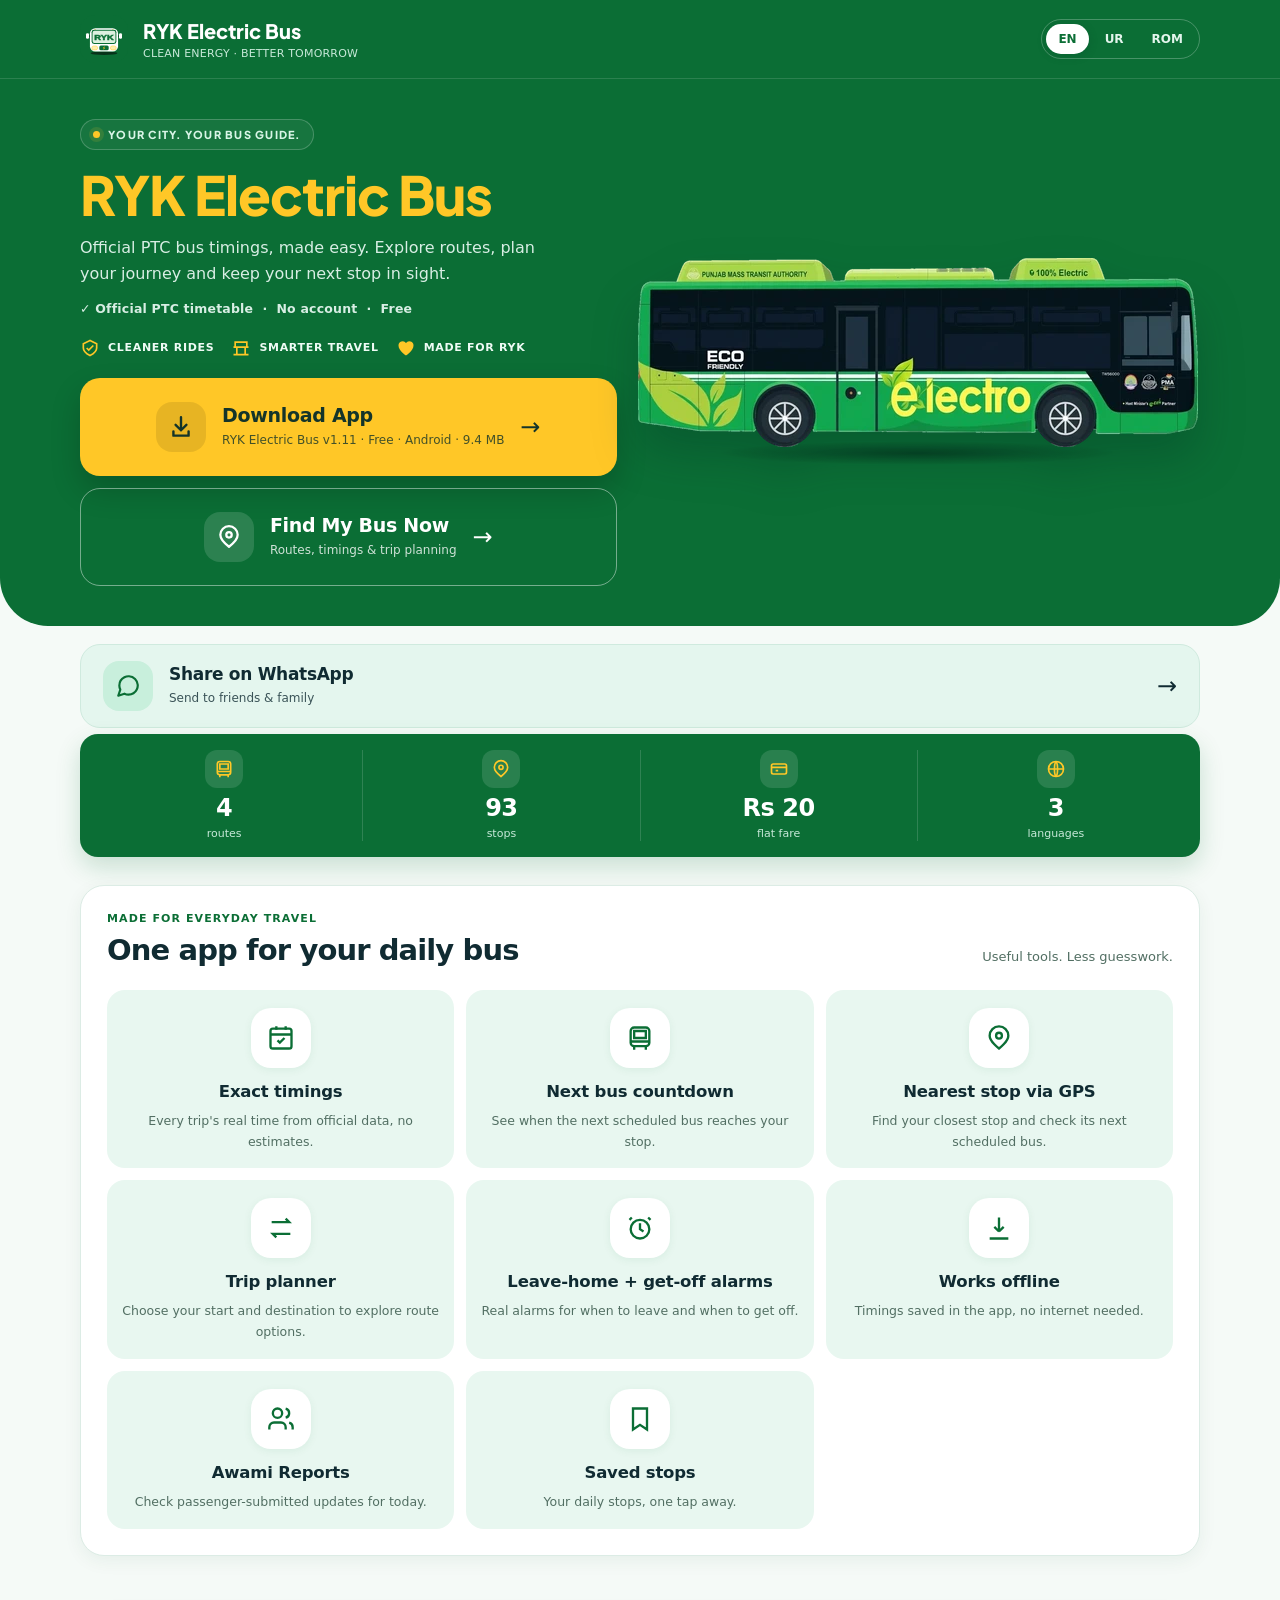
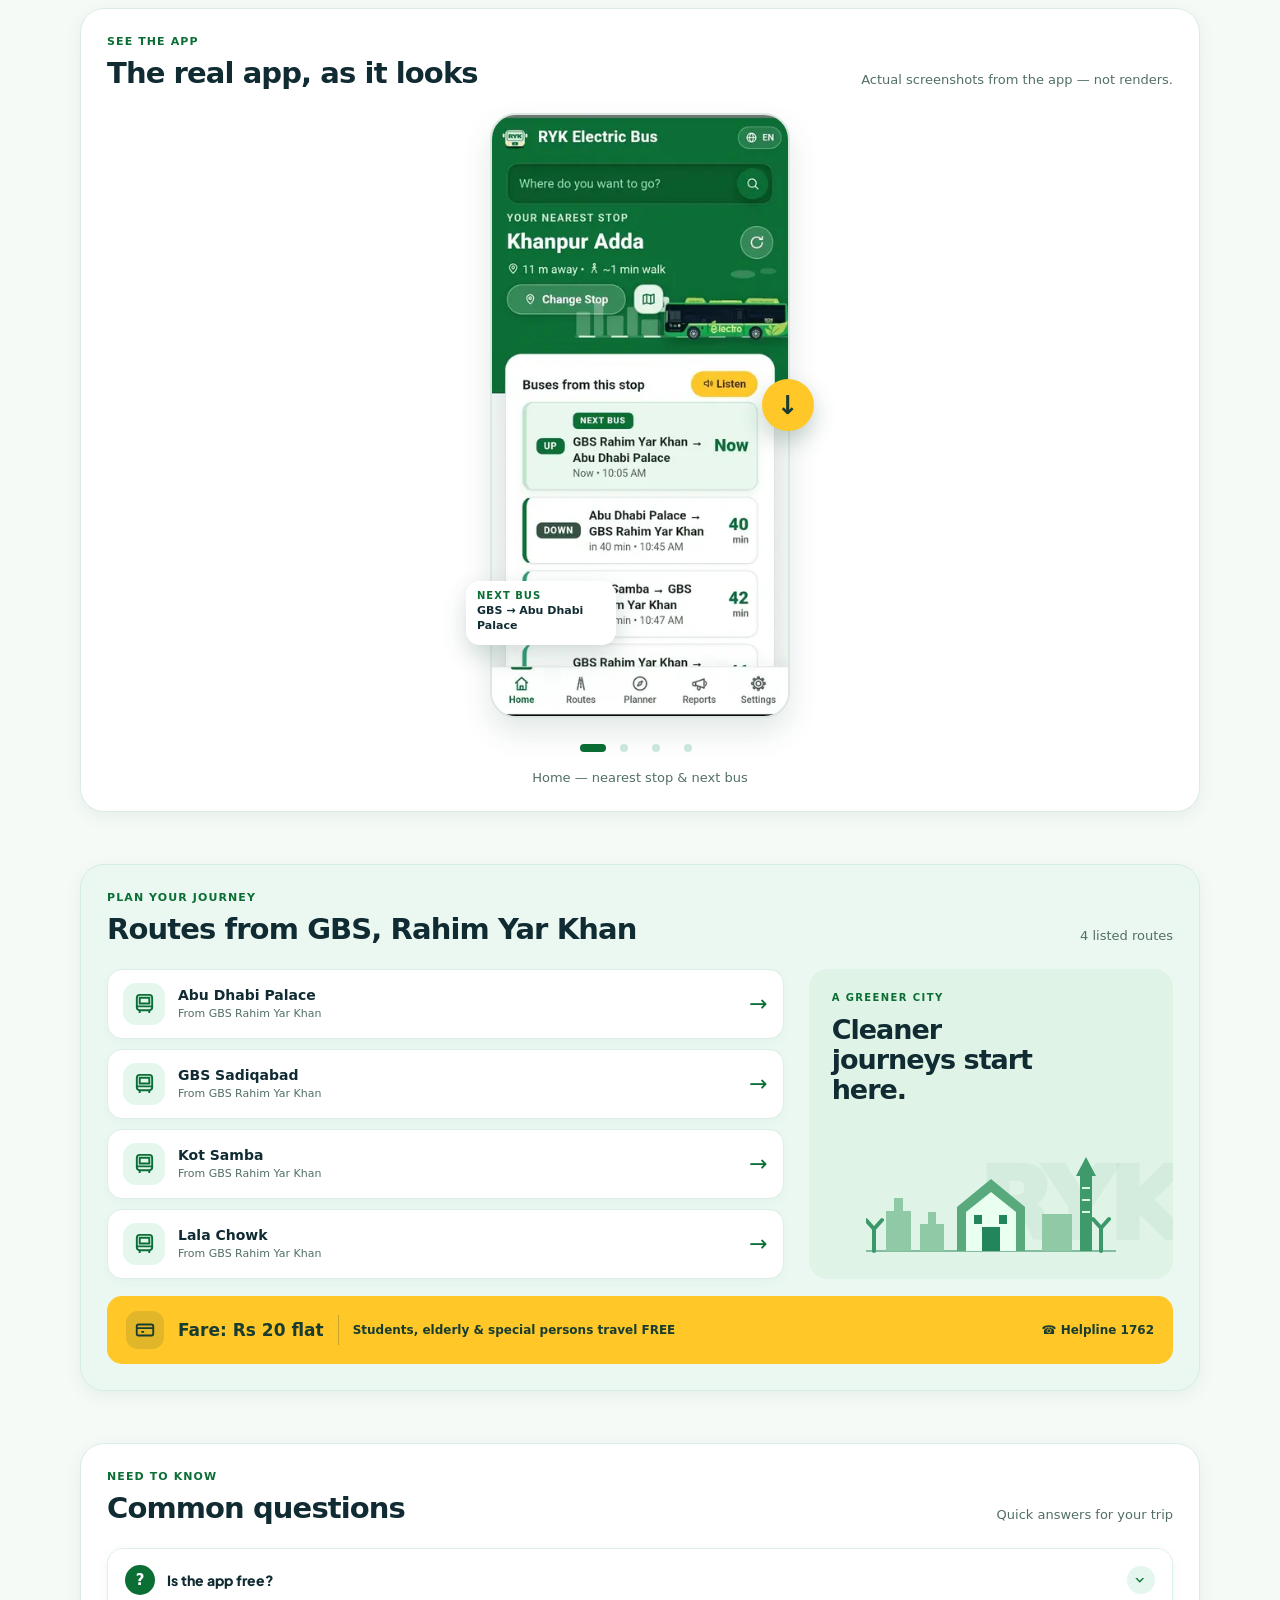
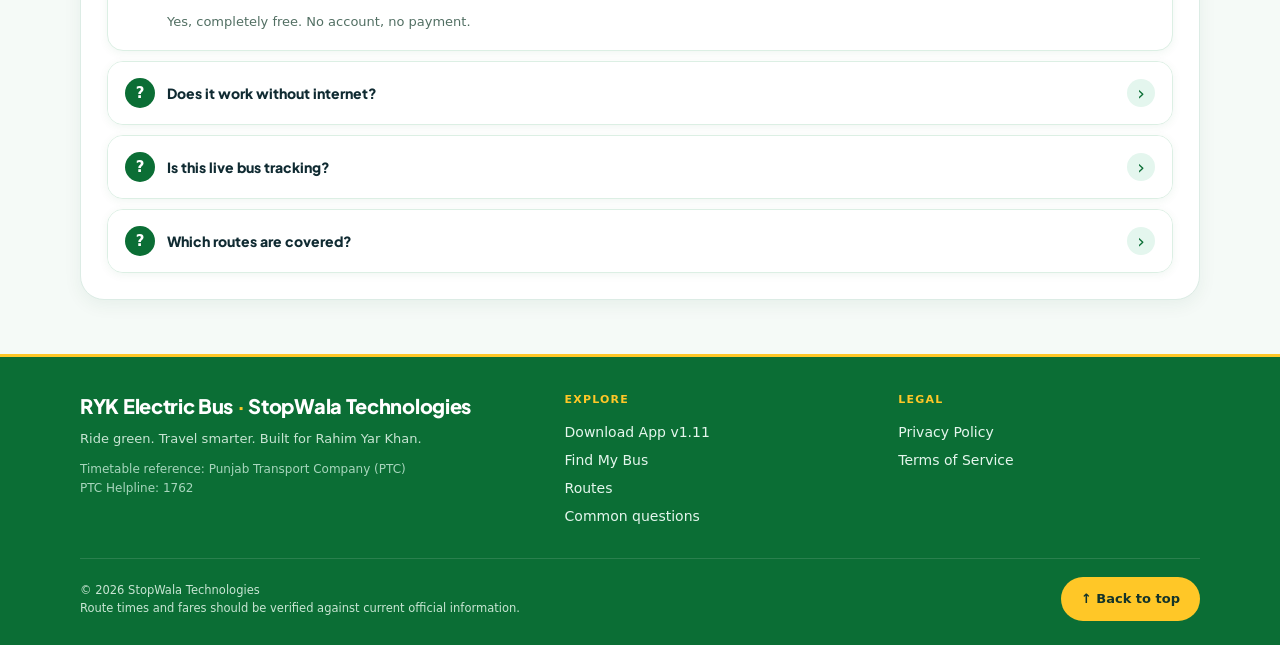
<file: index.html>
<!DOCTYPE html>
<html lang="en">
<head>
<meta charset="UTF-8">
<meta http-equiv="Cache-Control" content="no-cache, no-store, must-revalidate">
<meta http-equiv="Pragma" content="no-cache">
<meta http-equiv="Expires" content="0">
<meta name="viewport" content="width=device-width, initial-scale=1">
<title>RYK Electric Bus — Rahim Yar Khan Bus Timings & Routes</title>
<meta name="description" content="PTC Electric Bus Rahim Yar Khan timings: all 4 routes from GBS to Abu Dhabi Palace, Sadiqabad, Kot Samba & Lala Chowk. Nearest stop, planner, alarms, offline. Free.">
<meta name="theme-color" content="#0b6e4f">
<meta property="og:title" content="RYK Electric Bus — Rahim Yar Khan Bus Timings & Routes">
<meta property="og:description" content="PTC Electric Bus Rahim Yar Khan timings: all 4 routes from GBS to Abu Dhabi Palace, Sadiqabad, Kot Samba & Lala Chowk. Nearest stop, planner, alarms, offline. Free.">
<meta property="og:type" content="website">
<meta property="og:url" content="https://rykbus.dpdns.org/">
<meta property="og:image" content="https://rykbus.dpdns.org/og-image.jpg">
<meta property="og:image:width" content="2048">
<meta property="og:image:height" content="1081">
<meta property="og:image:alt" content="RYK Electric Bus — Rahim Yar Khan bus timings, routes and stops">
<meta name="twitter:card" content="summary_large_image">
<meta name="twitter:image" content="https://rykbus.dpdns.org/og-image.jpg">
<link rel="canonical" href="https://rykbus.dpdns.org/">
<meta name="keywords" content="RYK Electric Bus, Rahim Yar Khan electric bus, PTC Electric Bus, RYK bus timings, Rahim Yar Khan bus routes, GBS Rahim Yar Khan, Abu Dhabi Palace bus, Sadiqabad bus, Kot Samba bus, Lala Chowk bus, eTransit Punjab">
<script type="application/ld+json">
{"@context":"https://schema.org","@graph":[
{"@type":"Organization","@id":"https://rykbus.dpdns.org/#org","name":"StopWala Technologies","url":"https://rykbus.dpdns.org/","sameAs":["https://www.tiktok.com/@rykelectricbus"]},
{"@type":"WebSite","@id":"https://rykbus.dpdns.org/#website","name":"RYK Electric Bus","url":"https://rykbus.dpdns.org/","inLanguage":["en","ur"],"publisher":{"@id":"https://rykbus.dpdns.org/#org"}},
{"@type":"MobileApplication","name":"RYK Electric Bus","applicationCategory":"TravelApplication","operatingSystem":"Android","softwareVersion":"1.11","downloadUrl":"https://rykbus.dpdns.org/RYK-Electric-Bus-v1.11.apk","offers":{"@type":"Offer","price":"0","priceCurrency":"PKR"},"author":{"@id":"https://rykbus.dpdns.org/#org"},"inLanguage":["en","ur"],"description":"PTC Electric Bus Rahim Yar Khan timings: all 4 routes from GBS to Abu Dhabi Palace, Sadiqabad, Kot Samba & Lala Chowk. Nearest stop, planner, alarms, offline. Free."},
{"@type":"FAQPage","mainEntity":[
{"@type":"Question","name":"Is the app free?","acceptedAnswer":{"@type":"Answer","text":"Yes, completely free. No account, no payment."}},
{"@type":"Question","name":"Does it work without internet?","acceptedAnswer":{"@type":"Answer","text":"Yes — timings and planner work offline. Only the map needs internet."}},
{"@type":"Question","name":"Is this live bus tracking?","acceptedAnswer":{"@type":"Answer","text":"No. Timings come from the official PTC timetable, so buses may be early or late."}},
{"@type":"Question","name":"Which routes are covered?","acceptedAnswer":{"@type":"Answer","text":"All 4 PTC electric bus routes starting from GBS Rahim Yar Khan."}}
]}
]}
</script>
<!-- GA4 (web-only): gtag.js loads + config fires ONLY on the real website host.
     The same files are bundled inside the Android app (appassets/local origin),
     so app usage never pollutes website analytics. Async + wrapped in try/catch
     so it never blocks rendering and fails silently offline. -->
<script>
(function(){try{
var h=location.hostname;
if(h!=="rykbus.dpdns.org"&&h!=="www.rykbus.dpdns.org")return;
window.dataLayer=window.dataLayer||[];
window.gtag=function(){window.dataLayer.push(arguments);};
window.gtag("js",new Date());
window.gtag("config","G-5K8GK2FSLQ");
var done=false;
function loadGA(){if(done)return;done=true;
var s=document.createElement("script");
s.async=true;
s.src="https://www.googletagmanager.com/gtag/js?id=G-5K8GK2FSLQ";
(document.head||document.documentElement).appendChild(s);}
["pointerdown","keydown","scroll","touchstart"].forEach(function(e){window.addEventListener(e,loadGA,{once:true,passive:true});});
setTimeout(loadGA,4000);
}catch(e){/* analytics must never break the app */}})();
</script>
<meta name="mobile-web-app-capable" content="yes">
<meta name="apple-mobile-web-app-capable" content="yes">
<meta name="apple-mobile-web-app-status-bar-style" content="default">
<link rel="preconnect" href="https://www.googletagmanager.com">
<link rel="preconnect" href="https://www.google-analytics.com">
<link rel="manifest" href="manifest.json">
<link rel="icon" href="icon-192.png">
<link rel="apple-touch-icon" href="icon-192.png">
<link rel="preload" as="image" imagesrcset="splash-bus-apk-560.webp 560w, splash-bus-apk-880.webp 880w, splash-bus-apk.webp 1250w" imagesizes="(max-width:760px) calc(100vw - 28px), 560px" fetchpriority="high">
<style>@font-face{font-family:'Plus Jakarta Sans';font-style:normal;font-weight:700;font-display:swap;src:url(./fonts/plus-jakarta-sans-latin.woff2) format('woff2')}@font-face{font-family:'Plus Jakarta Sans';font-style:normal;font-weight:800;font-display:swap;src:url(./fonts/plus-jakarta-sans-latin.woff2) format('woff2')}
:root{
  --green:#0B6E35;--mint:#e8f7f0;--mint2:#f4fbf7;--yellow:#FFC727;--ink:#102b32;--muted:#526f63;
  --line:#dcece5;--white:#fff;--shadow:0 14px 36px rgba(11,110,53,.09);
}
*{box-sizing:border-box;margin:0;padding:0}
html{scroll-behavior:smooth}
body{font-family:Inter,ui-sans-serif,system-ui,-apple-system,"Segoe UI",Roboto,Arial,sans-serif;background:#f5faf7;color:var(--ink);-webkit-font-smoothing:antialiased}
a{color:inherit;text-decoration:none}
button,a{-webkit-tap-highlight-color:transparent}
button{font:inherit}
.container{width:min(1120px,calc(100% - 36px));margin-inline:auto}
img{height:auto}
.topbar{position:sticky;top:0;z-index:20;background:var(--green);color:white;border-bottom:1px solid rgba(255,255,255,.13)}
.nav{min-height:78px;display:flex;align-items:center;gap:15px}
.brandmark{width:48px;height:48px;border-radius:15px;flex:none;overflow:hidden}
.brandmark img{width:48px;height:48px;display:block}
.brand{min-width:0;flex:1}
.brand h1{font-family:'Plus Jakarta Sans',system-ui,-apple-system,"Segoe UI",Roboto,sans-serif;font-size:clamp(16px,2vw,20px);font-weight:800;letter-spacing:0;line-height:1.15}
.brand p{font-size:11px;color:#c8e9d9;margin-top:5px;letter-spacing:.2px}
.lang{display:flex;align-items:center;gap:4px;border:1px solid rgba(255,255,255,.25);border-radius:999px;padding:4px}
.lang button{border:0;background:transparent;color:#e3f5ec;padding:8px 12px;border-radius:999px;font-size:12px;font-weight:800;cursor:pointer}
.lang button.active{background:#fff;color:var(--green);box-shadow:0 2px 8px #003e2d40}
.hero{position:relative;overflow:hidden;color:#fff;background:var(--green);border-radius:0 0 48px 48px}
.hero-grid{min-height:420px;display:grid;grid-template-columns:1fr 1.05fr;grid-template-areas:"text bus" "actions bus";align-items:center;gap:20px;padding-top:40px;padding-bottom:40px;position:relative;z-index:1}.hero-text{grid-area:text}.hero-actions{grid-area:actions;display:grid;grid-template-columns:1fr;gap:12px}.bus-stage{grid-area:bus}
.eyebrow{font-family:'Plus Jakarta Sans',system-ui,-apple-system,"Segoe UI",Roboto,sans-serif;display:inline-flex;align-items:center;gap:8px;padding:8px 12px;border:1px solid #ffffff35;background:#ffffff0d;border-radius:999px;color:#d9f5e7;font-size:11px;font-weight:800;letter-spacing:1.25px;text-transform:uppercase}
.eyebrow i{width:7px;height:7px;background:var(--yellow);border-radius:50%;box-shadow:0 0 0 4px #ffc72720}
.hero h2{font-family:'Plus Jakarta Sans',system-ui,-apple-system,"Segoe UI",Roboto,sans-serif;font-size:clamp(34px,4.8vw,54px);line-height:.99;letter-spacing:-1px;font-weight:800;margin:18px 0 14px;max-width:570px}
.hero h2 span{color:var(--yellow)}
.hero-copy{font-size:16px;line-height:1.6;color:#d8eee4;max-width:460px}
.hero-points{display:flex;flex-wrap:wrap;gap:17px;margin-top:22px}
.hero-point{display:flex;align-items:center;gap:8px;font-size:11px;font-weight:800;letter-spacing:.7px;color:#effbf5}
.hero-point svg{width:20px;height:20px;color:var(--yellow)}
.bus-stage{min-height:300px;display:grid;place-items:center;position:relative}
.bus-photo{display:block}@keyframes busIn{from{transform:translateX(-24px);opacity:0}to{transform:translateX(0);opacity:1}}.bus-wrap{animation:busIn 1.1s ease-out both}@media (prefers-reduced-motion:reduce){.bus-wrap{animation:none}}.bus-wrap{position:relative;width:100%;max-width:560px}.bus-photo{width:100%;display:block;position:relative;z-index:1;filter:drop-shadow(0 25px 22px #002f2545)}.road{display:none}.hero-stats{display:none}.bus-ground{position:absolute;left:50%;transform:translateX(-50%);top:100%;margin-top:-6px;width:72%;height:24px;background:radial-gradient(ellipse at center,rgba(0,25,18,.5) 0%,rgba(0,25,18,0) 70%);pointer-events:none;z-index:0}
.actions{display:grid;grid-template-columns:1fr 1fr;gap:16px;margin-top:-1px;padding-top:22px;padding-bottom:22px}
.action{display:flex;align-items:center;justify-content:center;gap:16px;padding:20px 22px;border-radius:20px;min-height:98px;transition:transform .2s,box-shadow .2s}
.action:hover{transform:translateY(-3px);box-shadow:var(--shadow)}
.action.primary{background:var(--yellow);color:#14342a;box-shadow:0 14px 30px #00000030}
.action.secondary{background:transparent;color:#fff;border:1.5px solid #ffffff70}
.action-icon{width:50px;height:50px;border-radius:16px;display:grid;place-items:center;flex:none}
.primary .action-icon{background:#00000018;color:#14342a}
.secondary .action-icon{background:#ffffff22;color:#fff}
.action-icon svg{width:26px;height:26px}
.action-text{flex:none}
.action-text strong{display:block;font-size:19px;letter-spacing:-.3px}
.action-text small{display:block;margin-top:5px;font-size:12px;line-height:1.5;opacity:.8}
.arrow{font-size:24px;font-weight:400}
.section{padding:26px 0}
.panel{background:#fff;border:1px solid var(--line);border-radius:24px;box-shadow:0 5px 18px #164d3510;padding:26px}
.section-head{display:flex;align-items:end;justify-content:space-between;gap:16px;margin-bottom:23px}
.section-head h3{font-size:clamp(22px,3vw,29px);letter-spacing:-.9px;font-weight:850}
.section-head p{color:var(--muted);font-size:13px;line-height:1.5}
.mini-label{font-size:11px;color:var(--green);font-weight:850;letter-spacing:1.1px;text-transform:uppercase;margin-bottom:8px}
.features{display:grid;grid-template-columns:repeat(3,1fr);gap:12px}
.feature{padding:18px 14px 16px;text-align:center;background:var(--mint);border-radius:18px}
.feature-icon{width:60px;height:60px;border-radius:20px;background:#fff;color:var(--green);display:grid;place-items:center;margin:0 auto 13px;box-shadow:0 2px 8px #0b6e3512}
.feature-icon svg{width:28px;height:28px}
.feature h4{font-size:16.5px;font-weight:800;line-height:1.35;margin-bottom:8px;letter-spacing:-.2px}
.feature p{font-size:12.5px;line-height:1.65;color:var(--muted)}
.shots{display:grid;grid-template-columns:repeat(4,1fr);gap:16px}
.shot{text-align:center}
.shot .frame{border:2px solid #dde7e1;border-radius:26px;overflow:hidden;box-shadow:0 8px 20px #164d3512;background:#fff}
.shot .frame img{width:100%;display:block}
.shot b{display:block;font-size:13px;margin-top:10px}
.shot span{font-size:11.5px;color:var(--muted)}
.routes-panel{background:#eaf8f1;border-color:#d4eee1}
.route-layout{display:grid;grid-template-columns:1.3fr .7fr;gap:25px;align-items:stretch}
.route-list{display:grid;gap:10px}
.route-card{display:flex;align-items:center;gap:13px;background:#fff;border:1px solid #dceee5;border-radius:15px;padding:13px 15px;box-shadow:0 3px 9px #15553a08;transition:transform .2s,border-color .2s}
.route-card:hover{transform:translateX(3px);border-color:#8bc9a9}
.route-icon{width:42px;height:42px;border-radius:13px;background:#e5f7ed;color:var(--green);display:grid;place-items:center;flex:none}
.route-icon svg{width:23px;height:23px}
.route-name{display:block;font-size:14px;font-weight:850}
.route-sub{display:block;font-size:11px;color:var(--muted);margin-top:4px}
.route-arrow{margin-left:auto;font-size:22px;color:var(--green)}
.city-card{border-radius:19px;background:#dff3e6;padding:23px;display:flex;flex-direction:column;justify-content:space-between;min-height:280px;overflow:hidden;position:relative}
.city-card:after{content:"RYK";font-size:100px;letter-spacing:-7px;font-weight:950;color:#0b6e350d;position:absolute;bottom:15px;right:-5px}
.city-card .city-tag{font-size:10px;letter-spacing:1.4px;text-transform:uppercase;font-weight:850;color:var(--green)}
.city-card h4{font-size:27px;line-height:1.12;letter-spacing:-1px;max-width:220px;margin-top:12px;position:relative;z-index:1}
.city-art{width:100%;max-width:250px;align-self:center;position:relative;z-index:1;margin-top:15px}
.farebar{display:flex;align-items:center;gap:14px;background:var(--yellow);border-radius:15px;padding:15px 19px;margin-top:17px;color:#183c30}
.fare-icon{width:38px;height:38px;background:#173f3020;border-radius:12px;display:grid;place-items:center;flex:none}
.fare-icon svg{width:22px;height:22px}
.fare-main{font-size:17px;font-weight:900;white-space:nowrap}
.fare-divider{height:30px;width:1px;background:#19463240}
.fare-note{font-size:12px;font-weight:650;line-height:1.5;flex:1}
.helpline{font-size:12px;font-weight:850;white-space:nowrap}
.faq-list{display:grid;gap:10px}
.faq-item{background:#fff;border:1px solid #dcefe4;border-radius:16px;box-shadow:0 2px 10px #0b6e3510;overflow:hidden}
.faq-q{display:flex;align-items:center;gap:12px;padding:16px 17px;width:100%;background:#fff;border:0;text-align:left;cursor:pointer;color:var(--ink)}
.qmark{width:30px;height:30px;border-radius:99px;background:var(--green);color:white;display:grid;place-items:center;font-size:15px;font-weight:900;flex:none}
.qtext{flex:1;font-family:'Plus Jakarta Sans',system-ui,-apple-system,"Segoe UI",Roboto,sans-serif;font-size:14px;font-weight:800}
.chevron{width:28px;height:28px;flex:none;border-radius:99px;background:#e4f6ee;color:var(--green);display:grid;place-items:center;font-size:19px;transition:transform .2s}
.faq-answer{display:none;padding:0 17px 17px 59px;color:var(--muted);font-size:13px;line-height:1.7}
.faq-item.open .faq-answer{display:block}
.faq-item.open .chevron{transform:rotate(90deg)}
.footer{margin-top:28px;background:var(--green);color:#e5f6ed;padding:36px 0 24px;border-top:3px solid var(--yellow)}
.foot-grid{display:grid;grid-template-columns:1.5fr 1fr 1fr;gap:32px}
.foot-brand{font-family:'Plus Jakarta Sans',system-ui,-apple-system,"Segoe UI",Roboto,sans-serif;font-size:20px;font-weight:800;color:#fff;letter-spacing:-.3px}
.foot-tag{font-size:13px;line-height:1.7;color:#c8e5d3;margin-top:10px}
.foot-ref{font-size:12px;color:#a8d6bd;margin-top:10px;line-height:1.6}
.foot-col h4{font-size:11px;letter-spacing:1.2px;text-transform:uppercase;color:var(--yellow);margin-bottom:12px}
.foot-col a{display:block;color:#e5f6ed;text-decoration:none;font-size:14px;padding:6px 0}
.foot-bottom{border-top:1px solid #ffffff20;margin-top:28px;padding-top:18px;display:flex;justify-content:space-between;align-items:center;gap:16px;flex-wrap:wrap;color:#c8e5d3;font-size:11.5px;line-height:1.6}
.to-top{background:var(--yellow);color:#14342a;border:0;border-radius:999px;padding:12px 20px;font-size:13px;font-weight:800;cursor:pointer;white-space:nowrap;text-decoration:none}
.wa-wrap{margin-top:18px}.wa-share{display:flex;align-items:center;gap:16px;padding:16px 22px;border-radius:20px;background:#e4f6ee;border:1px solid #cfeade;color:var(--ink);text-decoration:none;margin-bottom:6px}
.wa-share .wa-icon{width:50px;height:50px;flex:none;border-radius:16px;background:#c8efdc;color:var(--green);display:grid;place-items:center}
.wa-share .wa-icon svg{width:26px;height:26px}
.wa-share strong{display:block;font-size:17px;letter-spacing:-.3px}
.wa-share small{display:block;margin-top:5px;font-size:12px;line-height:1.5;opacity:.8}
.wa-share .arrow{font-size:24px;font-weight:400;margin-left:auto}
.sticky-dl{display:none;position:fixed;left:12px;right:12px;bottom:12px;z-index:60;background:var(--green);color:#fff;border-radius:16px;padding:12px 14px;box-shadow:0 12px 28px #00000045;align-items:center;gap:12px}
.sticky-dl.show{display:flex}
@media(min-width:761px){.sticky-dl{display:none!important}}
.sticky-dl a{flex:1;color:#fff;text-decoration:none}
.sticky-dl strong{display:block;font-size:15px}
.sticky-dl small{display:block;font-size:11.5px;opacity:.85;margin-top:2px}
.sticky-x{width:32px;height:32px;flex:none;border:0;border-radius:99px;background:#ffffff22;color:#fff;font-size:20px;line-height:1;cursor:pointer}
@media(max-width:760px){
 .container{width:min(100% - 28px,560px)}
 .nav{min-height:68px;gap:10px}.brandmark{width:42px;height:42px;border-radius:13px}.brandmark img{width:42px;height:42px}
 .brand h1{font-size:13px}.brand p{font-size:9px}.lang button{padding:7px 8px;font-size:10px}
 .hero-grid{flex:1;display:flex;flex-direction:column;align-items:stretch;justify-content:space-between;grid-template-columns:1fr;gap:0;padding-top:24px;padding-bottom:0;min-height:auto}.hero-actions{margin-top:18px}
 .hero h2{font-size:clamp(32px,9vw,48px);letter-spacing:-.5px;margin-top:12px}
 .hero-copy{font-size:14px;max-width:420px}
 .hero-points{margin-top:14px;gap:8px}.hero-point{gap:6px}.hero-point svg{width:16px;height:16px}
 .bus-stage{min-height:0;display:block}.bus-wrap{max-width:340px;margin:0 auto}
 .actions{gap:10px;padding-top:12px;padding-bottom:15px}
 .hero{display:flex;flex-direction:column;border-radius:0;min-height:calc(100vh - 68px);min-height:calc(100svh - 68px)} .road{display:block;flex:none;height:64px;background:#262626;margin-top:-8px;position:relative;overflow:hidden;width:100%}.road .lane{position:absolute;left:0;right:0;top:50%;height:4px;transform:translateY(-50%);background:repeating-linear-gradient(90deg,var(--yellow) 0 26px,transparent 26px 52px)}.bus-ground{display:none}
 @media(max-width:760px) and (min-height:850px){.hero-stats{display:grid;grid-template-columns:1fr 1fr;gap:10px;margin-top:18px}.hero-stats .hs{background:#ffffff14;border:1px solid #ffffff2e;border-radius:14px;padding:12px 14px;text-align:center}.hero-stats .hs b{display:block;font-size:20px;color:#fff;line-height:1}.hero-stats .hs span{font-size:11px;color:#c8e9d9}section.stats{display:none}}
 .action{padding:15px 13px;gap:10px;min-height:90px;border-radius:16px}
 .action-icon{width:39px;height:39px;border-radius:12px}.action-icon svg{width:22px;height:22px}
 .action-text strong{font-size:18px}.action-text small{font-size:12px}.arrow{font-size:19px}
 .wa-share{padding:15px 13px;gap:10px}.wa-share .wa-icon{width:39px;height:39px;border-radius:12px}.wa-share .wa-icon svg{width:22px;height:22px}.wa-share strong{font-size:14px}.wa-share small{font-size:10px}.wa-share .arrow{font-size:19px}
 .section{padding:13px 0}.panel{padding:19px 15px;border-radius:20px}
 .stats{padding:14px 4px}.stats div b{font-size:22px}.stats .st-ic{width:34px;height:34px;border-radius:11px}
 .section-head{align-items:start;flex-direction:column;gap:5px;margin-bottom:18px}
 .features{grid-template-columns:repeat(2,1fr);gap:10px}
 .feature{padding:15px 10px 14px;border:0}
 .feature-icon{width:50px;height:50px;border-radius:16px;margin-bottom:10px}
 .feature-icon svg{width:26px;height:26px}
 .feature h4{font-size:14.5px}.feature p{font-size:11.5px}
 .shots{grid-template-columns:repeat(2,1fr)}
 .route-layout{grid-template-columns:1fr;gap:14px}
 .city-card{min-height:170px;padding:18px}
 .city-card h4{font-size:23px}.city-art{max-width:190px;max-height:100px;object-fit:contain;object-position:right bottom;position:absolute;right:10px;bottom:8px;opacity:.88}
 .faq-answer{padding:0 17px 15px 59px}
 .farebar{flex-wrap:wrap;gap:10px;padding:13px}
 .fare-main{font-size:15px}.fare-divider{display:none}.fare-note{flex-basis:calc(100% - 55px);font-size:11px}.helpline{width:100%;padding-left:48px}
 .foot-grid{grid-template-columns:1fr;gap:26px}.foot-bottom{flex-direction:column;align-items:flex-start}.to-top{width:100%;text-align:center}
}
@media(max-width:390px){
 .container{width:calc(100% - 22px)}.lang button{padding:6px 6px}.brand h1{font-size:13px}.brand p{font-size:9px}
 .actions{grid-template-columns:1fr}.action{min-height:76px}.action.primary{min-height:84px;box-shadow:0 14px 30px #00000030}
 .hero h2{font-size:31px}.hero-point{font-size:9px;letter-spacing:.4px}
 .stats div b{font-size:20px}
}
@media(prefers-reduced-motion:reduce){*,*:before,*:after{scroll-behavior:auto!important;animation:none!important;transition:none!important}}

.trust{font-size:12.5px;color:#d8eee4;margin-top:14px;font-weight:700;letter-spacing:.2px}
.stats{display:flex;background:var(--green);border-radius:18px;box-shadow:0 10px 24px #0b6e3530;padding:16px 6px;margin-top:2px;margin-bottom:2px}
.stats div{flex:1;text-align:center;border-right:1px solid rgba(255,255,255,.15)}
.stats div:last-child{border-right:0}
.stats .st-ic{display:grid;place-items:center;width:38px;height:38px;margin:0 auto 6px;border-radius:12px;background:rgba(255,255,255,.12);color:var(--yellow)}
.stats .st-ic svg{width:20px;height:20px}
.stats b{display:block;font-size:24px;font-weight:900;letter-spacing:-.5px;color:#fff}
.stats span{font-size:11px;color:#c8e9d9}
.car-wrap{position:relative;width:78%;max-width:300px;margin:6px auto 0}
.car-phone{border:2px solid #dde7e1;border-radius:26px;overflow:hidden;box-shadow:0 14px 30px #164d3520;background:#fff}
.car-phone img{width:100%;display:block}
.car-float{position:absolute;left:-8%;bottom:12%;background:#fff;border-radius:14px;box-shadow:0 10px 24px #164d3530;padding:9px 11px;width:50%;text-align:left}
.car-float b{display:block;font-size:10px;color:var(--green);letter-spacing:1px}
.car-float span{display:block;font-size:11px;font-weight:700;margin:3px 0;line-height:1.3}
.car-float strong{display:block;font-size:20px;color:var(--green)}
.car-badge{position:absolute;right:-24px;top:44%;width:52px;height:52px;border-radius:50%;background:var(--yellow);color:#183c30;display:grid;place-items:center;font-size:26px;font-weight:900;box-shadow:0 10px 22px #164d3540;text-decoration:none}
.car-dots{display:flex;gap:8px;justify-content:center;margin-top:18px}
.car-dots button{width:24px;height:24px;padding:0;border:0;background:transparent;cursor:pointer;display:grid;place-items:center}.car-dots button::after{content:"";width:8px;height:8px;border-radius:99px;background:#cfeade}
.car-dots button.on::after{width:26px;background:var(--green)}
.car-cap{text-align:center;font-size:13px;color:var(--muted);margin-top:10px}

 @media(max-width:760px) and (max-height:700px){
  .hero-grid{padding-top:12px}
  .hero-copy{font-size:13px;line-height:1.5}
  .hero-points{margin-top:8px}
  .hero-actions{gap:8px}
  .action{min-height:72px}.action.primary{min-height:76px}
  .bus-wrap{max-width:300px}
 }

 @media(max-width:760px) and (min-height:700px) and (max-height:849px){
  .hero-stats{display:flex;gap:0;margin-top:18px}
  .hero-stats .hs{flex:1;text-align:center;background:none;border:none;padding:0}
  .hero-stats .hs+.hs{border-left:1px solid #ffffff2e}
  .hero-stats .hs b{display:block;font-size:18px;color:#fff;line-height:1.2}
  .hero-stats .hs span{font-size:10px;color:#c8e9d9}
  section.stats{display:none}
 }
</style>
</head>
<body>
<header class="topbar">
  <div class="container nav">
    <a class="brandmark" href="#" aria-label="RYK Electric Bus home"><img src="app-icon.svg" width="512" height="512" alt="RYK Bus logo"></a>
    <div class="brand"><h1 data-en="RYK Electric Bus" data-ur="آر وائی کے الیکٹرک بس" data-rom="RYK Electric Bus">RYK Electric Bus</h1><p data-en="CLEAN ENERGY · BETTER TOMORROW" data-ur="صاف توانائی · بہتر کل" data-rom="CLEAN ENERGY · BETTER TOMORROW">CLEAN ENERGY · BETTER TOMORROW</p></div>
    <div class="lang" aria-label="Choose language">
      <button class="active" data-lang="en" aria-pressed="true">EN</button><button data-lang="ur" aria-pressed="false">UR</button><button data-lang="rom" aria-pressed="false">ROM</button>
    </div>
  </div>
</header>

<main>
<section class="hero">
 <div class="container hero-grid">
  <div class="hero-text">
   <div class="eyebrow"><i></i><span data-en="YOUR CITY. YOUR BUS GUIDE." data-ur="آپ کا شہر، آپ کی بس گائیڈ" data-rom="AAP KA SHEHAR. AAP KI BUS GUIDE.">YOUR CITY. YOUR BUS GUIDE.</span></div>
   <h2><span data-en="RYK" data-ur="RYK" data-rom="RYK">RYK</span> <span data-en="Electric Bus" data-ur="الیکٹرک بس" data-rom="Electric Bus">Electric Bus</span></h2>
   <p class="hero-copy" data-en="Official PTC bus timings, made easy. Explore routes, plan your journey and keep your next stop in sight." data-ur="سرکاری PTC بس اوقات، اب آسان۔ روٹس دیکھیں، سفر کی منصوبہ بندی کریں اور اپنے اگلے اسٹاپ سے باخبر رہیں۔" data-rom="Official PTC bus timings, ab asaan. Routes dekhein, safar plan karein aur apne aglay stop se ba-khabar rahein.">Official PTC bus timings, made easy. Explore routes, plan your journey and keep your next stop in sight.</p>
   <p class="trust">✓ Official PTC timetable &nbsp;·&nbsp; No account &nbsp;·&nbsp; Free</p>
   <div class="hero-points">
    <div class="hero-point"><svg viewBox="0 0 24 24" fill="none" stroke="currentColor" stroke-width="2"><path d="M12 3 4 7v5c0 5 8 9 8 9s8-4 8-9V7l-8-4Z"/><path d="m8 12 2.5 2.5L16 9"/></svg><span data-en="CLEANER RIDES" data-ur="صاف سفر" data-rom="SAAF RIDES">CLEANER RIDES</span></div>
    <div class="hero-point"><svg viewBox="0 0 24 24" fill="none" stroke="currentColor" stroke-width="2"><path d="M3 11h18M5 11V5h14v6M7 11v9m10-9v9M3 20h18"/></svg><span data-en="SMARTER TRAVEL" data-ur="آسان سفر" data-rom="SMARTER TRAVEL">SMARTER TRAVEL</span></div>
    <div class="hero-point"><svg viewBox="0 0 24 24" fill="currentColor"><path d="M12 21s-9-5.7-9-12a5 5 0 0 1 9-3 5 5 0 0 1 9 3c0 6.3-9 12-9 12Z"/></svg><span data-en="MADE FOR RYK" data-ur="رحیم یار خان کے لیے" data-rom="RYK KE LIYE">MADE FOR RYK</span></div>
   </div>
  </div>
<div class="hero-actions">
 <a class="action primary" href="RYK-Electric-Bus-v1.11.apk">
  <span class="action-icon"><svg viewBox="0 0 24 24" fill="none" stroke="currentColor" stroke-width="2.2" stroke-linecap="round" stroke-linejoin="round"><path d="M12 3v12m-5-5 5 5 5-5"/><path d="M5 16v4h14v-4"/></svg></span>
  <span class="action-text"><strong data-en="Download App" data-ur="ایپ ڈاؤن لوڈ کریں" data-rom="App Download Karein">Download App</strong><small data-en="RYK Electric Bus v1.11 · Free · Android · 9.4 MB" data-ur="RYK Electric Bus v1.11 · مفت · اینڈرائیڈ · 9.4 MB" data-rom="RYK Electric Bus v1.11 · Free · Android · 9.4 MB">RYK Electric Bus v1.11 · Free · Android · 9.4 MB</small></span><span class="arrow">→</span>
 </a>
 <a class="action secondary" href="app.html">
  <span class="action-icon"><svg viewBox="0 0 24 24" fill="none" stroke="currentColor" stroke-width="2.1" stroke-linecap="round" stroke-linejoin="round"><path d="M20 10c0 5-8 11-8 11S4 15 4 10a8 8 0 1 1 16 0Z"/><circle cx="12" cy="10" r="2.5"/></svg></span>
  <span class="action-text"><strong data-en="Find My Bus Now" data-ur="اپنی بس ابھی تلاش کریں" data-rom="Apni Bus Abhi Dhoondein">Find My Bus Now</strong><small data-en="Routes, timings & trip planning" data-ur="روٹس، اوقات اور سفر کی منصوبہ بندی" data-rom="Routes, timings aur trip planning">Routes, timings &amp; trip planning</small></span><span class="arrow">→</span>
 </a>
</div>
  <div class="hero-stats">
   <div class="hs"><b>4</b><span>routes</span></div>
   <div class="hs"><b>93</b><span>stops</span></div>
   <div class="hs"><b>Rs 20</b><span>flat fare</span></div>
   <div class="hs"><b>3</b><span>languages</span></div>
  </div>
  <div class="bus-stage">
   <div class="bus-wrap"><img class="bus-photo" src="splash-bus-apk.webp" width="1250" height="422" srcset="splash-bus-apk-560.webp 560w, splash-bus-apk-880.webp 880w, splash-bus-apk.webp 1250w" sizes="(max-width:760px) calc(100vw - 28px), 560px" alt="PTC electric bus illustration" fetchpriority="high"><span class="bus-ground" aria-hidden="true"></span></div>
  </div>
 </div>
 <div class="road" aria-hidden="true"><span class="lane"></span></div>
</section>

<div class="container wa-wrap">
 <a class="wa-share" href="https://wa.me/?text=RYK%20Electric%20Bus%20%E2%80%94%20Rahim%20Yar%20Khan%20ki%20PTC%20bus%20timings%2C%20routes%20aur%20planner%2C%20offline%20bhi%21%20Download%20karein%3A%20https%3A%2F%2Frykbus.dpdns.org%2F" target="_blank" rel="noopener">
  <span class="wa-icon"><svg viewBox="0 0 24 24" fill="none" stroke="currentColor" stroke-width="2" stroke-linecap="round" stroke-linejoin="round"><path d="M21 11.5a8.38 8.38 0 0 1-.9 3.8 8.5 8.5 0 0 1-7.6 4.7 8.38 8.38 0 0 1-3.8-.9L3 21l1.9-5.7a8.38 8.38 0 0 1-.9-3.8 8.5 8.5 0 0 1 4.7-7.6 8.38 8.38 0 0 1 3.8-.9h.5a8.48 8.48 0 0 1 8 8v.5z"/></svg></span>
  <span><strong data-en="Share on WhatsApp" data-ur="واٹس ایپ پر شیئر کریں" data-rom="WhatsApp par share karein">Share on WhatsApp</strong><small data-en="Send to friends &amp; family" data-ur="دوستوں اور گھر والوں کو بھیجیں" data-rom="Doston aur family ko bhejein">Send to friends &amp; family</small></span><span class="arrow">→</span>
 </a>
</div>

<section class="container stats">
 <div><span class="st-ic"><svg viewBox="0 0 24 24" fill="none" stroke="currentColor" stroke-width="2"><rect x="4" y="3" width="16" height="16" rx="3"/><path d="M7 6h10v6H7zM7 22v-3m10 3v-3M4 15h16"/></svg></span><b>4</b><span>routes</span></div>
 <div><span class="st-ic"><svg viewBox="0 0 24 24" fill="none" stroke="currentColor" stroke-width="2"><path d="M20 10c0 5-8 11-8 11S4 15 4 10a8 8 0 1 1 16 0Z"/><circle cx="12" cy="10" r="2.5"/></svg></span><b>93</b><span>stops</span></div>
 <div><span class="st-ic"><svg viewBox="0 0 24 24" fill="none" stroke="currentColor" stroke-width="2"><rect x="3" y="6" width="18" height="12" rx="2"/><path d="M3 10h18M8 14h3"/></svg></span><b>Rs 20</b><span>flat fare</span></div>
 <div><span class="st-ic"><svg viewBox="0 0 24 24" fill="none" stroke="currentColor" stroke-width="2"><circle cx="12" cy="12" r="9"/><path d="M3 12h18M12 3c2.5 2.5 2.5 15.5 0 18M12 3c-2.5 2.5-2.5 15.5 0 18"/></svg></span><b>3</b><span>languages</span></div>
</section>

<section class="section container">
 <div class="panel">
  <div class="section-head"><div><div class="mini-label" data-en="MADE FOR EVERYDAY TRAVEL" data-ur="روزمرہ سفر کے لیے" data-rom="ROZ MARA SAFAR KE LIYE">MADE FOR EVERYDAY TRAVEL</div><h3 data-en="One app for your daily bus" data-ur="روزانہ بس کے لیے ایک ایپ" data-rom="Rozana bus ke liye aik app">One app for your daily bus</h3></div><p data-en="Useful tools. Less guesswork." data-ur="کارآمد سہولتیں، کم الجھن" data-rom="Useful tools. Kam pareshani.">Useful tools. Less guesswork.</p></div>
  <div class="features">
   <article class="feature"><div class="feature-icon"><svg viewBox="0 0 24 24" fill="none" stroke="currentColor" stroke-width="2"><rect x="3" y="4" width="18" height="17" rx="2"/><path d="M8 2v3M16 2v3M3 9h18M9 14l2 2 4-4"/></svg></div><h4 data-en="Exact timings" data-ur="اصل اوقات" data-rom="Exact timings">Exact timings</h4><p data-en="Every trip's real time from official data, no estimates." data-ur="سرکاری ڈیٹا سے ہر ٹرپ کا اصل وقت، اندازہ نہیں۔" data-rom="Official data se har trip ka asal waqt, andaza nahi.">Every trip's real time from official data, no estimates.</p></article>
   <article class="feature"><div class="feature-icon"><svg viewBox="0 0 24 24" fill="none" stroke="currentColor" stroke-width="2"><rect x="4" y="3" width="16" height="16" rx="3"/><path d="M7 6h10v6H7zM7 22v-3m10 3v-3M4 15h16"/></svg></div><h4 data-en="Next bus countdown" data-ur="اگلی بس کی الٹی گنتی" data-rom="Next bus countdown">Next bus countdown</h4><p data-en="See when the next scheduled bus reaches your stop." data-ur="دیکھیں اگلی مقررہ بس آپ کے اسٹاپ پر کب پہنچے گی۔" data-rom="Dekhein agli scheduled bus aap ke stop par kab pahunche gi.">See when the next scheduled bus reaches your stop.</p></article>
   <article class="feature"><div class="feature-icon"><svg viewBox="0 0 24 24" fill="none" stroke="currentColor" stroke-width="2"><path d="M20 10c0 5-8 11-8 11S4 15 4 10a8 8 0 1 1 16 0Z"/><circle cx="12" cy="10" r="2.5"/></svg></div><h4 data-en="Nearest stop via GPS" data-ur="GPS سے قریبی اسٹاپ" data-rom="GPS se qareebi stop">Nearest stop via GPS</h4><p data-en="Find your closest stop and check its next scheduled bus." data-ur="قریبی اسٹاپ اور اگلی مقررہ بس دیکھیں۔" data-rom="Qareebi stop aur agli scheduled bus dekhein.">Find your closest stop and check its next scheduled bus.</p></article>
   <article class="feature"><div class="feature-icon"><svg viewBox="0 0 24 24" fill="none" stroke="currentColor" stroke-width="2"><path d="M4 7h15l-3-3M20 17H5l3 3"/></svg></div><h4 data-en="Trip planner" data-ur="سفر کی منصوبہ بندی" data-rom="Trip planner">Trip planner</h4><p data-en="Choose your start and destination to explore route options." data-ur="اپنی روانگی اور منزل منتخب کر کے روٹ دیکھیں۔" data-rom="Start aur destination select karke route dekhein.">Choose your start and destination to explore route options.</p></article>
   <article class="feature"><div class="feature-icon"><svg viewBox="0 0 24 24" fill="none" stroke="currentColor" stroke-width="2"><circle cx="12" cy="13" r="8"/><path d="M12 8v5l3 2M5 3 3 5m16-2 2 2"/></svg></div><h4 data-en="Leave-home + get-off alarms" data-ur="روانگی اور اترنے کے الارم" data-rom="Leave-home + get-off alarms">Leave-home + get-off alarms</h4><p data-en="Real alarms for when to leave and when to get off." data-ur="کب نکلنا ہے اور کب اترنا ہے، اس کے اصل الارم۔" data-rom="Kab nikalna hai aur kab utarna hai, is ke asal alarms.">Real alarms for when to leave and when to get off.</p></article>
   <article class="feature"><div class="feature-icon"><svg viewBox="0 0 24 24" fill="none" stroke="currentColor" stroke-width="2"><path d="M12 3v12m0 0 4-4m-4 4-4-4M4 21h16"/></svg></div><h4 data-en="Works offline" data-ur="آف لائن چلتا ہے" data-rom="Offline chalta hai">Works offline</h4><p data-en="Timings saved in the app, no internet needed." data-ur="اوقات ایپ میں محفوظ ہیں، انٹرنیٹ کی ضرورت نہیں۔" data-rom="Timings app me saved hain, internet ki zaroorat nahi.">Timings saved in the app, no internet needed.</p></article>
   <article class="feature"><div class="feature-icon"><svg viewBox="0 0 24 24" fill="none" stroke="currentColor" stroke-width="2"><path d="M16 21v-2a4 4 0 0 0-4-4H6a4 4 0 0 0-4 4v2"/><circle cx="9" cy="7" r="4"/><path d="M22 21v-2a4 4 0 0 0-3-3.87M16 3.13a4 4 0 0 1 0 7.75"/></svg></div><h4 data-en="Awami Reports" data-ur="عوامی رپورٹس" data-rom="Awami reports">Awami Reports</h4><p data-en="Check passenger-submitted updates for today." data-ur="آج کی مسافروں کی رپورٹس دیکھیں۔" data-rom="Aaj ki passengers ki reports dekhein.">Check passenger-submitted updates for today.</p></article>
   <article class="feature"><div class="feature-icon"><svg viewBox="0 0 24 24" fill="none" stroke="currentColor" stroke-width="2"><path d="M6 3h12v18l-6-4-6 4z"/></svg></div><h4 data-en="Saved stops" data-ur="محفوظ اسٹاپس" data-rom="Saved stops">Saved stops</h4><p data-en="Your daily stops, one tap away." data-ur="آپ کے روزانہ اسٹاپس، ایک ٹیپ کی دوری پر۔" data-rom="Aap ke rozana stops, aik tap ki doori par.">Your daily stops, one tap away.</p></article>
  </div>
 </div>
</section>

<section class="section container">
 <div class="panel">
  <div class="section-head"><div><div class="mini-label" data-en="SEE THE APP" data-ur="ایپ دیکھیں" data-rom="App dekhein">SEE THE APP</div><h3 data-en="The real app, as it looks" data-ur="اصل ایپ، جیسی نظر آتی ہے" data-rom="Asal app, jaisi nazar aati hai">The real app, as it looks</h3></div><p data-en="Actual screenshots from the app — not renders." data-ur="ایپ کے اصل اسکرین شاٹس — ڈیزائن نہیں۔" data-rom="App ke asal screenshots — design nahi.">Actual screenshots from the app — not renders.</p></div>
  <div class="car-wrap">
   <div class="car-phone"><img id="carImg" src="shot-home-en.webp" width="360" height="731" alt="App screenshot"></div>
   <div class="car-float"><b>NEXT BUS</b><span>GBS → Abu Dhabi Palace</span></div>
   <a class="car-badge" href="RYK-Electric-Bus-v1.11.apk" aria-label="Download app">↓</a>
  </div>
  <div class="car-dots"><button class="on" data-slide="0" aria-label="Slide 1"></button><button data-slide="1" aria-label="Slide 2"></button><button data-slide="2" aria-label="Slide 3"></button><button data-slide="3" aria-label="Slide 4"></button></div>
  <p class="car-cap" id="carCap">Home — nearest stop &amp; next bus</p>
 </div>
</section>

<section class="section container" id="routes">
 <div class="panel routes-panel">
  <div class="section-head"><div><div class="mini-label" data-en="PLAN YOUR JOURNEY" data-ur="اپنا سفر پلان کریں" data-rom="Apna safar plan karein">PLAN YOUR JOURNEY</div><h3 data-en="Routes from GBS, Rahim Yar Khan" data-ur="GBS رحیم یار خان سے روٹس" data-rom="GBS Rahim Yar Khan se routes">Routes from GBS, Rahim Yar Khan</h3></div><p data-en="4 listed routes" data-ur="4 روٹس" data-rom="4 routes">4 listed routes</p></div>
  <div class="route-layout">
   <div class="route-list">
    <a class="route-card" href="route-abu-dhabi-palace.html"><span class="route-icon"><svg viewBox="0 0 24 24" fill="none" stroke="currentColor" stroke-width="2"><rect x="4" y="3" width="16" height="16" rx="3"/><path d="M7 6h10v6H7zM7 22v-3m10 3v-3M4 15h16"/></svg></span><span><span class="route-name">Abu Dhabi Palace</span><span class="route-sub" data-en="From GBS Rahim Yar Khan" data-ur="GBS رحیم یار خان سے" data-rom="GBS Rahim Yar Khan se">From GBS Rahim Yar Khan</span></span><span class="route-arrow">→</span></a>
    <a class="route-card" href="route-gbs-sadiqabad.html"><span class="route-icon"><svg viewBox="0 0 24 24" fill="none" stroke="currentColor" stroke-width="2"><rect x="4" y="3" width="16" height="16" rx="3"/><path d="M7 6h10v6H7zM7 22v-3m10 3v-3M4 15h16"/></svg></span><span><span class="route-name">GBS Sadiqabad</span><span class="route-sub" data-en="From GBS Rahim Yar Khan" data-ur="GBS رحیم یار خان سے" data-rom="GBS Rahim Yar Khan se">From GBS Rahim Yar Khan</span></span><span class="route-arrow">→</span></a>
    <a class="route-card" href="route-kot-samba.html"><span class="route-icon"><svg viewBox="0 0 24 24" fill="none" stroke="currentColor" stroke-width="2"><rect x="4" y="3" width="16" height="16" rx="3"/><path d="M7 6h10v6H7zM7 22v-3m10 3v-3M4 15h16"/></svg></span><span><span class="route-name">Kot Samba</span><span class="route-sub" data-en="From GBS Rahim Yar Khan" data-ur="GBS رحیم یار خان سے" data-rom="GBS Rahim Yar Khan se">From GBS Rahim Yar Khan</span></span><span class="route-arrow">→</span></a>
    <a class="route-card" href="route-lala-chowk.html"><span class="route-icon"><svg viewBox="0 0 24 24" fill="none" stroke="currentColor" stroke-width="2"><rect x="4" y="3" width="16" height="16" rx="3"/><path d="M7 6h10v6H7zM7 22v-3m10 3v-3M4 15h16"/></svg></span><span><span class="route-name">Lala Chowk</span><span class="route-sub" data-en="From GBS Rahim Yar Khan" data-ur="GBS رحیم یار خان سے" data-rom="GBS Rahim Yar Khan se">From GBS Rahim Yar Khan</span></span><span class="route-arrow">→</span></a>
   </div>
   <aside class="city-card"><div><div class="city-tag" data-en="A GREENER CITY" data-ur="سرسبز شہر" data-rom="Aik green shehar">A GREENER CITY</div><h4 data-en="Cleaner journeys start here." data-ur="صاف سفر کی شروعات یہاں سے۔" data-rom="Saaf safar ki shuruaat yahan se.">Cleaner journeys start here.</h4></div>
    <svg class="city-art" viewBox="0 0 250 110" fill="none" aria-label="Stylized green city illustration"><path d="M0 105h250" stroke="#83bda0" stroke-width="2"/><path d="M20 105V65h25v40M28 65V52h9v13M54 105V78h24v27M62 78V66h8v12M176 105V68h30v37" fill="#8fc9a5"/><path d="M91 105V61l34-28 34 28v44" fill="#58a97c"/><path d="M100 105V66l25-20 25 20v39" fill="#e9fff0"/><path d="M116 105V81h18v24M108 69h8v9h-8zm25 0h8v9h-8z" fill="#23865b"/><path d="M214 105V30h12v75M210 30h20l-10-19z" fill="#3e9a6b"/><path d="M216 42h8M216 54h8M216 66h8" stroke="#d9f7e3" stroke-width="2"/><path d="M8 105V83m0 0-8-9m8 9 8-9M235 105V82m0 0-8-9m8 9 8-9" stroke="#3b986a" stroke-width="4" stroke-linecap="round"/></svg>
   </aside>
  </div>
  <div class="farebar"><span class="fare-icon"><svg viewBox="0 0 24 24" fill="none" stroke="currentColor" stroke-width="2"><rect x="3" y="6" width="18" height="12" rx="2"/><path d="M3 10h18M8 14h3"/></svg></span><div class="fare-main" data-en="Fare: Rs 20 flat" data-ur="کرایہ: 20 روپے" data-rom="Kiraya: Rs 20 flat">Fare: Rs 20 flat</div><div class="fare-divider"></div><div class="fare-note" data-en="Students, elderly & special persons travel FREE" data-ur="طلبہ، بزرگ اور خصوصی افراد کے لیے مفت سفر" data-rom="Students, buzurg aur special persons ka safar FREE">Students, elderly &amp; special persons travel FREE</div><div class="helpline" data-en="☎ Helpline 1762" data-ur="☎ ہیلپ لائن 1762" data-rom="☎ Helpline 1762">☎ Helpline 1762</div></div>
 </div>
</section>

<section class="section container" id="faq">
 <div class="panel">
  <div class="section-head"><div><div class="mini-label" data-en="NEED TO KNOW" data-ur="ضروری معلومات" data-rom="Zaroori maloomat">NEED TO KNOW</div><h3 data-en="Common questions" data-ur="عام سوالات" data-rom="Aam sawalat">Common questions</h3></div><p data-en="Quick answers for your trip" data-ur="آپ کے سفر کے لیے مختصر جواب" data-rom="Safar ke liye quick answers">Quick answers for your trip</p></div>
  <div class="faq-list">
   <div class="faq-item open"><button class="faq-q" aria-expanded="true"><span class="qmark">?</span><span class="qtext" data-en="Is the app free?" data-ur="کیا ایپ مفت ہے؟" data-rom="Kya app free hai?">Is the app free?</span><span class="chevron">›</span></button><div class="faq-answer" data-en="Yes, completely free. No account, no payment." data-ur="جی ہاں، مکمل مفت۔ نہ اکاؤنٹ، نہ ادائیگی۔" data-rom="Ji haan, mukammal free. Na account, na payment.">Yes, completely free. No account, no payment.</div></div>
   <div class="faq-item"><button class="faq-q" aria-expanded="false"><span class="qmark">?</span><span class="qtext" data-en="Does it work without internet?" data-ur="کیا یہ انٹرنیٹ کے بغیر کام کرتی ہے؟" data-rom="Kya yeh internet ke baghair chalti hai?">Does it work without internet?</span><span class="chevron">›</span></button><div class="faq-answer" data-en="Yes — timings and planner work offline. Only the map needs internet." data-ur="جی ہاں — اوقات اور پلانر آف لائن کام کرتے ہیں۔ صرف نقشے کے لیے انٹرنیٹ چاہیے۔" data-rom="Ji haan — timings aur planner offline chalte hain. Sirf map ke liye internet chahiye.">Yes — timings and planner work offline. Only the map needs internet.</div></div>
   <div class="faq-item"><button class="faq-q" aria-expanded="false"><span class="qmark">?</span><span class="qtext" data-en="Is this live bus tracking?" data-ur="کیا یہ لائیو بس ٹریکنگ ہے؟" data-rom="Kya yeh live bus tracking hai?">Is this live bus tracking?</span><span class="chevron">›</span></button><div class="faq-answer" data-en="No. Timings come from the official PTC timetable, so buses may be early or late." data-ur="نہیں۔ اوقات سرکاری PTC ٹائم ٹیبل سے آتے ہیں، اس لیے بس جلدی یا دیر سے بھی ہو سکتی ہے۔" data-rom="Nahi. Timings official PTC timetable se aati hain, is liye bus jaldi ya late bhi ho sakti hai.">No. Timings come from the official PTC timetable, so buses may be early or late.</div></div>
   <div class="faq-item"><button class="faq-q" aria-expanded="false"><span class="qmark">?</span><span class="qtext" data-en="Which routes are covered?" data-ur="کون سے روٹس شامل ہیں؟" data-rom="Kon se routes shamil hain?">Which routes are covered?</span><span class="chevron">›</span></button><div class="faq-answer" data-en="All 4 PTC electric bus routes starting from GBS Rahim Yar Khan." data-ur="GBS رحیم یار خان سے شروع ہونے والے تمام 4 PTC الیکٹرک بس روٹس۔" data-rom="GBS Rahim Yar Khan se shuru honay walay tamam 4 PTC electric bus routes.">All 4 PTC electric bus routes starting from GBS Rahim Yar Khan.</div></div>
  </div>
 </div>
</section>
</main>

<footer class="footer">
 <div class="container">
  <div class="foot-grid">
   <div><div class="foot-brand">RYK Electric Bus <span style="color:#FFC727">·</span> StopWala Technologies</div><div class="foot-tag">Ride green. Travel smarter. Built for Rahim Yar Khan.</div><div class="foot-ref">Timetable reference: Punjab Transport Company (PTC)<br>PTC Helpline: 1762</div></div>
   <div class="foot-col"><h4 data-en="Explore" data-ur="مزید دیکھیں" data-rom="Mazeed dekhein">Explore</h4><a href="download.html" data-en="Download App v1.11" data-ur="ایپ ڈاؤن لوڈ کریں v1.11" data-rom="App Download Karein v1.11">Download App v1.11</a><a href="app.html" data-en="Find My Bus" data-ur="اپنی بس تلاش کریں" data-rom="Apni Bus Dhoondein">Find My Bus</a><a href="#routes" data-en="Routes" data-ur="روٹس" data-rom="Routes">Routes</a><a href="#faq" data-en="Common questions" data-ur="عام سوالات" data-rom="Aam sawalat">Common questions</a></div>
   <div class="foot-col"><h4 data-en="Legal" data-ur="قانونی" data-rom="Qanooni">Legal</h4><a href="privacy.html" data-en="Privacy Policy" data-ur="رازداری کی پالیسی" data-rom="Privacy Policy">Privacy Policy</a><a href="terms.html" data-en="Terms of Service" data-ur="شرائط و ضوابط" data-rom="Terms of Service">Terms of Service</a></div>
  </div>
  <div class="foot-bottom"><span>© <span id="year"></span> StopWala Technologies<br>Route times and fares should be verified against current official information.</span><a class="to-top" href="#top" onclick="window.scrollTo({top:0,behavior:'smooth'});return false" data-en="↑ Back to top" data-ur="↑ اوپر جائیں" data-rom="↑ Upar jayein">↑ Back to top</a></div>
 </div>
</footer>
<div class="sticky-dl" id="stickyDl">
 <a href="RYK-Electric-Bus-v1.11.apk"><strong data-en="Download App" data-ur="ایپ ڈاؤن لوڈ کریں" data-rom="App Download Karein">Download App</strong><small data-en="v1.11 · Free · Android" data-ur="v1.11 · مفت · اینڈرائڈ" data-rom="v1.11 · Free · Android">v1.11 · Free · Android</small></a>
 <button class="sticky-x" aria-label="Dismiss">×</button>
</div>
<script>
document.getElementById('year').textContent = new Date().getFullYear();
document.querySelectorAll('.faq-q').forEach(button => {
  button.addEventListener('click', () => {
    const item = button.closest('.faq-item');
    const isOpen = item.classList.toggle('open');
    button.setAttribute('aria-expanded', String(isOpen));
  });
});
document.querySelectorAll('.lang button').forEach(button => {
  button.addEventListener('click', () => {
    const lang = button.dataset.lang;
    document.querySelectorAll('.lang button').forEach(b => {
      const active = b === button;
      b.classList.toggle('active', active);
      b.setAttribute('aria-pressed', String(active));
    });
    document.querySelectorAll('[data-' + lang + ']').forEach(el => {
      el.textContent = el.getAttribute('data-' + lang);
    });
    document.documentElement.lang = lang === 'ur' ? 'ur' : 'en';
    document.documentElement.dir = lang === 'ur' ? 'rtl' : 'ltr';
    document.querySelector('.lang').dir = 'ltr';
  });
});

const carSlides=[
 {img:"shot-home-en.webp",cap:"Home — nearest stop & next bus"},
 {img:"shot-routes-en.webp",cap:"Routes — all 4 routes, trips"},
 {img:"shot-planner-en.webp",cap:"Planner — plan a trip, A to B"},
 {img:"shot-home-ur.webp",cap:"Urdu — full Urdu interface"}
];
let carI=0, carTimer=null;
function carGo(i){
 carI=(i+carSlides.length)%carSlides.length;
 document.getElementById("carImg").src=carSlides[carI].img;
 document.getElementById("carCap").textContent=carSlides[carI].cap;
 document.querySelector(".car-float").style.display=(carI===0)?"":"none";
 document.querySelectorAll(".car-dots button").forEach((b,j)=>b.classList.toggle("on",j===carI));
}
function carAuto(){ clearInterval(carTimer); carTimer=setInterval(()=>carGo(carI+1),4000); }
document.querySelectorAll(".car-dots button").forEach(b=>b.addEventListener("click",()=>{ carGo(+b.dataset.slide); carAuto(); }));
carAuto();
</script>
<script>
(function(){var bar=document.getElementById('stickyDl');if(!bar)return;
var x=bar.querySelector('.sticky-x');
function show(){if(sessionStorage.getItem('stickyDlX'))return;bar.classList.add('show');document.body.style.paddingBottom='76px';}
function hide(){bar.classList.remove('show');document.body.style.paddingBottom='';}
x.addEventListener('click',function(){sessionStorage.setItem('stickyDlX','1');hide();});
var acts=document.querySelector('.hero-actions');if(!acts)return;
new IntersectionObserver(function(es){var e=es[0];if(!e.isIntersecting&&window.scrollY>100)show();else hide();}).observe(acts);})();
(function(){var w=document.querySelector('.car-wrap');if(!w)return;var x0=null,y0=null;
w.addEventListener('touchstart',function(e){var t=e.changedTouches[0];x0=t.clientX;y0=t.clientY;},{passive:true});
w.addEventListener('touchend',function(e){if(x0===null)return;var t=e.changedTouches[0];var dx=t.clientX-x0,dy=t.clientY-y0;x0=null;y0=null;
if(Math.abs(dx)>40&&Math.abs(dx)>Math.abs(dy)){carGo(carI+(dx<0?1:-1));carAuto();}},{passive:true});})();
</script>
<script>
/* ryk-ver-check: page khulte hi version.json se taza version lo — purani cached page ka Download button khud theek ho jaye. Fetch fail/offline ho to hardcoded link waisa hi rehta hai. */
(function(){try{var links=document.querySelectorAll('a[href$=".apk"]');if(!links.length||!window.fetch)return;var oldVer=null;for(var i=0;i<links.length;i++){var m=links[i].getAttribute('href').match(/-v([\d.]+)\.apk$/);if(m){oldVer=m[1];break;}}fetch('version.json?t='+Date.now()).then(function(r){if(!r.ok)throw new Error('no version');return r.json();}).then(function(v){if(!v||!v.apkUrl||!v.versionName)return;for(var j=0;j<links.length;j++){links[j].href=v.apkUrl;}if(oldVer&&v.versionName!==oldVer){var from='v'+oldVer,to='v'+v.versionName;var w=document.createTreeWalker(document.body,NodeFilter.SHOW_TEXT,null);var ns=[];while(w.nextNode())ns.push(w.currentNode);for(var k=0;k<ns.length;k++){if(ns[k].nodeValue.indexOf(from)>-1)ns[k].nodeValue=ns[k].nodeValue.split(from).join(to);}var els=document.querySelectorAll('[data-en],[data-ur],[data-rom]');var attrs=['data-en','data-ur','data-rom'];for(var a=0;a<els.length;a++){for(var b=0;b<attrs.length;b++){var val=els[a].getAttribute(attrs[b]);if(val&&val.indexOf(from)>-1)els[a].setAttribute(attrs[b],val.split(from).join(to));}}}}).catch(function(){});}catch(e){}})();
</script>
</body>
</html>
</file>
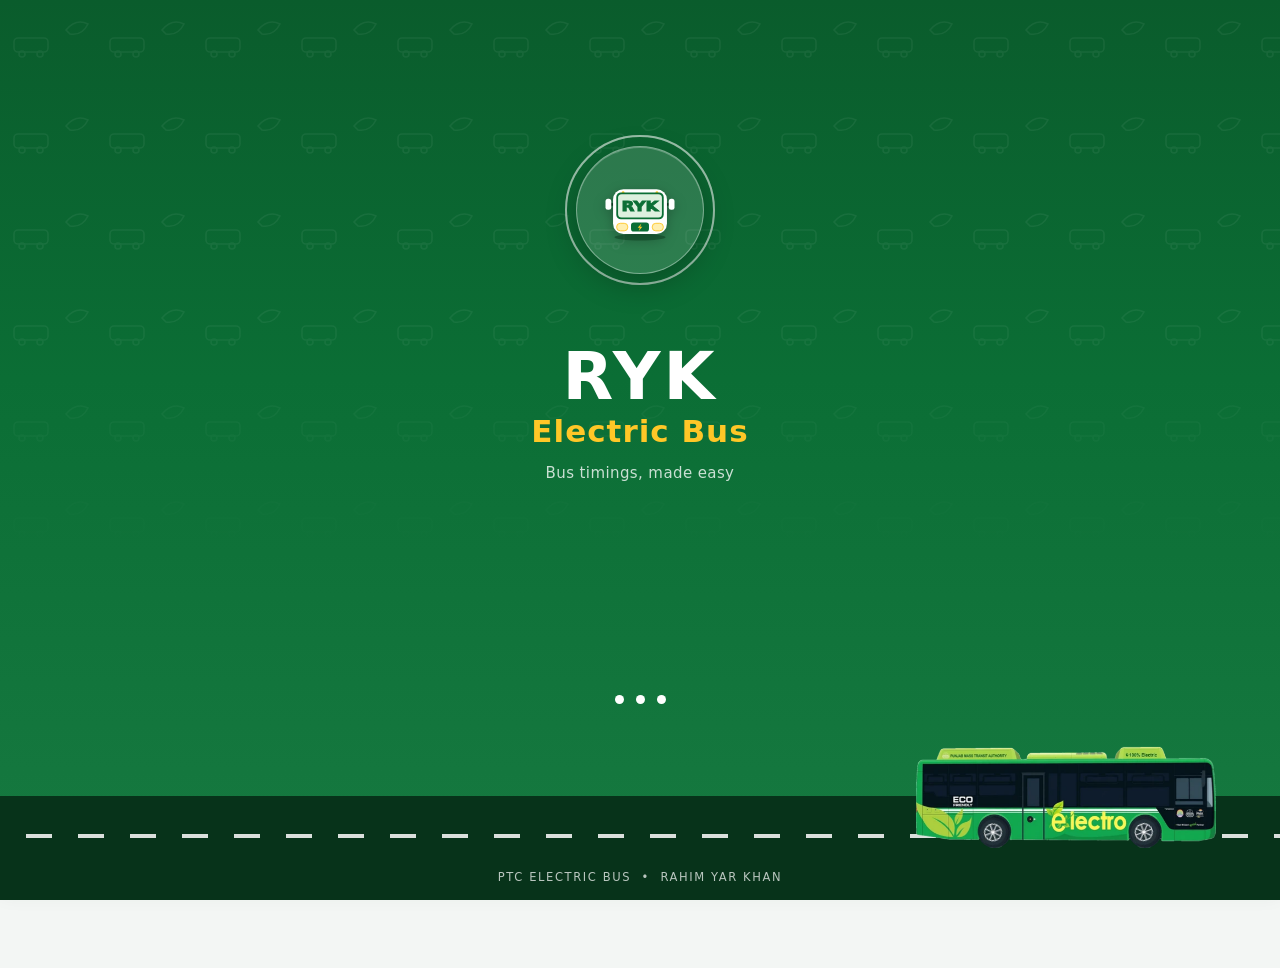
<file: app.html>
<!DOCTYPE html>
<html lang="en">
<head>
<meta charset="UTF-8">
<meta http-equiv="Cache-Control" content="no-cache, no-store, must-revalidate">
<meta http-equiv="Pragma" content="no-cache">
<meta http-equiv="Expires" content="0">
<meta name="viewport" content="width=device-width, initial-scale=1, viewport-fit=cover">
<meta name="robots" content="noindex">
<title>RYK Electric Bus — Rahim Yar Khan Bus Timings & Routes</title>
<meta name="description" content="PTC Electric Bus Rahim Yar Khan timings: all 4 routes from GBS to Abu Dhabi Palace, Sadiqabad, Kot Samba & Lala Chowk. Nearest stop, planner, alarms, offline. Free.">
<meta name="theme-color" content="#0b6e4f">
<meta property="og:title" content="RYK Electric Bus — Rahim Yar Khan Bus Timings & Routes">
<meta property="og:description" content="PTC Electric Bus Rahim Yar Khan timings: all 4 routes from GBS to Abu Dhabi Palace, Sadiqabad, Kot Samba & Lala Chowk. Nearest stop, planner, alarms, offline. Free.">
<meta property="og:type" content="website">
<meta property="og:url" content="https://rykbus.dpdns.org/">
<meta property="og:image" content="https://rykbus.dpdns.org/og-image.jpg">
<meta property="og:image:width" content="2048">
<meta property="og:image:height" content="1081">
<meta property="og:image:alt" content="RYK Electric Bus — Rahim Yar Khan bus timings, routes and stops">
<meta name="twitter:card" content="summary_large_image">
<meta name="twitter:image" content="https://rykbus.dpdns.org/og-image.jpg">
<link rel="canonical" href="https://rykbus.dpdns.org/">
<meta name="keywords" content="RYK Electric Bus, Rahim Yar Khan electric bus, PTC Electric Bus, RYK bus timings, Rahim Yar Khan bus routes, GBS Rahim Yar Khan, Abu Dhabi Palace bus, Sadiqabad bus, Kot Samba bus, Lala Chowk bus, eTransit Punjab">
<script type="application/ld+json">{"@context":"https://schema.org","@type":"MobileApplication","name":"RYK Electric Bus","applicationCategory":"TravelApplication","operatingSystem":"Android","offers":{"@type":"Offer","price":"0","priceCurrency":"PKR"},"author":{"@type":"Organization","name":"StopWala Technologies"},"inLanguage":["en","ur"],"description":"PTC Electric Bus Rahim Yar Khan timings: all 4 routes from GBS to Abu Dhabi Palace, Sadiqabad, Kot Samba & Lala Chowk. Nearest stop, planner, alarms, offline. Free."}</script>
<!-- GA4 (web-only): gtag.js loads + config fires ONLY on the real website host.
     The same files are bundled inside the Android app (appassets/local origin),
     so app usage never pollutes website analytics. Async + wrapped in try/catch
     so it never blocks rendering and fails silently offline. -->
<script>
(function(){try{
var h=location.hostname;
if(h!=="rykbus.dpdns.org"&&h!=="www.rykbus.dpdns.org")return;
window.dataLayer=window.dataLayer||[];
window.gtag=function(){window.dataLayer.push(arguments);};
window.gtag("js",new Date());
window.gtag("config","G-5K8GK2FSLQ");
var s=document.createElement("script");
s.async=true;
s.src="https://www.googletagmanager.com/gtag/js?id=G-5K8GK2FSLQ";
(document.head||document.documentElement).appendChild(s);
}catch(e){/* analytics must never break the app */}})();
</script>
<meta name="mobile-web-app-capable" content="yes">
<meta name="apple-mobile-web-app-capable" content="yes">
<meta name="apple-mobile-web-app-status-bar-style" content="default">
<link rel="manifest" href="manifest.json">
<link rel="icon" href="icon-192.png">
<link rel="apple-touch-icon" href="icon-192.png">
<!-- Leaflet loads on first map use (app.js ensureLeaflet) — keeps first paint fast -->
<link rel="stylesheet" href="style.css">
<link rel="preload" as="image" href="splash-bus-b.webp">
<link rel="preload" as="image" href="splash-wheel-b1.webp">
<link rel="preload" as="image" href="splash-wheel-b2.webp">
<!-- v2.4: branded splash — critical CSS inlined so the first paint is already the splash (no white flash, no FOUC) -->
<style>
html{background:#0B6E35}
#splash{position:fixed;inset:0;z-index:200;overflow:hidden;background:linear-gradient(180deg,#0A5C2C 0%,#0B6E35 42%,#177A41 100%);font-family:system-ui,-apple-system,"Segoe UI",Roboto,"Noto Sans",sans-serif;-webkit-font-smoothing:antialiased}
#splash.spl-out{opacity:0;transition:opacity .22s ease;pointer-events:none}
.spl-pattern{position:absolute;left:0;right:0;top:0;height:62%;opacity:.055;pointer-events:none;background-image:url("data:image/svg+xml,%3Csvg xmlns='http://www.w3.org/2000/svg' width='96' height='96' viewBox='0 0 96 96'%3E%3Cg fill='none' stroke='%23ffffff' stroke-width='1.6'%3E%3Crect x='14' y='38' width='34' height='14' rx='4'/%3E%3Ccircle cx='22' cy='54' r='3'/%3E%3Ccircle cx='40' cy='54' r='3'/%3E%3Cpath d='M66 30 q10 -12 22 -6 q-6 12 -18 10 q-2 -2 -4 -4z'/%3E%3C/g%3E%3C/svg%3E");background-size:96px 96px;-webkit-mask-image:linear-gradient(180deg,#000 55%,transparent 100%);mask-image:linear-gradient(180deg,#000 55%,transparent 100%)}
.spl-badge-wrap{position:absolute;top:15%;left:50%;transform:translateX(-50%);width:150px;height:150px}
.spl-pulse{position:absolute;inset:0;border-radius:50%;border:2px solid rgba(255,255,255,.35);animation:splPulse 1.7s ease-out .15s infinite}
.spl-pulse.p2{animation-delay:.95s}
@keyframes splPulse{0%{transform:scale(1);opacity:.7}100%{transform:scale(1.65);opacity:0}}
.spl-badge{position:absolute;inset:11px;border-radius:50%;background:rgba(255,255,255,.14);border:1.5px solid rgba(255,255,255,.38);box-shadow:0 10px 30px rgba(0,0,0,.25),inset 0 1px 0 rgba(255,255,255,.25);display:flex;align-items:center;justify-content:center}
.spl-badge svg{width:92px;height:92px;filter:drop-shadow(0 3px 6px rgba(0,0,0,.25))}
.spl-word{position:absolute;top:38%;left:0;right:0;text-align:center;z-index:3}
.spl-reveal{display:block}
.spl-reveal>span{display:block}
.spl-wryk{font-size:66px;font-weight:800;letter-spacing:3px;color:#fff;line-height:1.05}
.spl-wel{font-size:31px;font-weight:700;letter-spacing:1px;color:#FFC727;line-height:1.2;margin-top:2px}
.spl-tag{margin-top:14px;font-size:15px;letter-spacing:.4px;color:rgba(255,255,255,.78)}
.spl-scene{position:absolute;left:0;right:0;bottom:0;height:300px;z-index:1;pointer-events:none}
.spl-road{position:absolute;left:0;right:0;bottom:0;height:104px;background:#07331A}
.spl-dashes{position:absolute;left:0;bottom:62px;width:calc(100% + 390px);height:4px;background:repeating-linear-gradient(90deg,rgba(255,255,255,.85) 0 26px,transparent 26px 52px);animation:splDashMove 3.2s forwards}
/* v2.6: ground scroll is synced to the bus crossing — it moves fast mid-crossing
   and eases to a stop exactly as the bus parks (fill-mode holds the last frame). */
@keyframes splDashMove{
 0%{transform:translateX(0);animation-timing-function:cubic-bezier(.45,0,.6,.35)}
 20%{transform:translateX(-80px);animation-timing-function:linear}
 82%{transform:translateX(-330px);animation-timing-function:cubic-bezier(.3,.55,.45,1)}
 100%{transform:translateX(-390px)}
}
/* v2.6: the bus CROSSES the scene over the full 3.2s brand window — nose enters
   from the left, gentle ease-in, steady cruise, ease-out, then parks with its
   front near the right edge (fill-mode holds it there until the gate reveals). */
.spl-buswrap{position:absolute;left:0;bottom:52px;width:min(66%,300px);animation:splCross 3.2s forwards}
@keyframes splCross{
 0%{transform:translateX(-68vw);animation-timing-function:cubic-bezier(.45,0,.6,.35)}
 20%{transform:translateX(6vw);animation-timing-function:linear}
 82%{transform:translateX(calc(92vw - min(66vw,300px)));animation-timing-function:cubic-bezier(.3,.55,.45,1)}
 100%{transform:translateX(calc(95vw - min(66vw,300px)))}
}
.spl-wheelimg{position:absolute;border-radius:50%;animation:splWheels 3.2s forwards;pointer-events:none}
.spl-bob{animation:splBob 1.6s ease-in-out infinite}
/* subtle bounce, cruising or parked (reads as idle once the bus has stopped) */
@keyframes splBob{0%,100%{transform:translateY(0)}50%{transform:translateY(-2.5px)}}
.spl-wheel{transform-box:fill-box;transform-origin:center;animation:splWheels 3.2s forwards}
/* v2.6: wheels spin with the same speed profile as the crossing, then STOP
   exactly when the bus parks (single 3.2s run — no infinite spin). */
@keyframes splWheels{
 0%{transform:rotate(0deg);animation-timing-function:cubic-bezier(.45,0,.6,.35)}
 20%{transform:rotate(440deg);animation-timing-function:linear}
 82%{transform:rotate(1960deg);animation-timing-function:cubic-bezier(.3,.55,.45,1)}
 100%{transform:rotate(2230deg)}
}
.spl-dots{position:absolute;left:0;right:0;bottom:196px;display:flex;justify-content:center;gap:12px}
.spl-dots i{width:9px;height:9px;border-radius:50%;background:#fff;animation:splDot 1.2s ease-in-out infinite}
.spl-dots i:nth-child(2){animation-delay:.2s}
.spl-dots i:nth-child(3){animation-delay:.4s}
@keyframes splDot{0%,60%,100%{transform:scale(.55);opacity:.35}30%{transform:scale(1);opacity:1}}
.spl-status{position:absolute;left:0;right:0;bottom:168px;text-align:center;font-size:11px;letter-spacing:.8px;color:rgba(255,255,255,.9);z-index:2}
.spl-status span{background:rgba(6,42,22,.55);border:1px solid rgba(255,255,255,.16);padding:5px 16px;border-radius:20px}
.spl-fine{position:absolute;left:0;right:0;bottom:16px;text-align:center;font-size:11.5px;letter-spacing:1.6px;color:rgba(255,255,255,.72);z-index:2}
/* hero bus sizing lives INLINE too — a stale cached style.css must never let it render at natural size */
.heroScene .heroBusWrap{position:absolute;right:0;bottom:1%;width:58%;opacity:0;filter:drop-shadow(0 5px 8px rgba(0,0,0,.3))}.heroBusWrap.go{animation:busIn 11s cubic-bezier(.3,.55,.35,1) both}.heroBusImg{display:block;width:100%}.heroWheel{position:absolute;width:10.32%;pointer-events:none}.hwA{left:68.73%;top:68.02%}.hwB{left:18.56%;top:68.31%}body.ur .hwA{left:20.95%}body.ur .hwB{left:71.22%}.heroBusWrap.go .heroWheel{animation:heroWheelSpin 2.75s linear 4}body.ur .heroBusWrap.go .heroWheel{animation-name:heroWheelSpinUr}@keyframes heroWheelSpin{from{transform:rotate(0deg)}to{transform:rotate(-360deg)}}@keyframes heroWheelSpinUr{from{transform:rotate(0deg)}to{transform:rotate(360deg)}}@keyframes busIn{from{transform:translateX(115%);opacity:0}5%{opacity:1}to{transform:translateX(0);opacity:1}}
body.ur .heroScene .heroBusWrap{transform:scaleX(-1)}body.ur .heroBusImg{content:url("bus-illus-r.webp")}body.ur .heroBusWrap.go{animation-name:busInUr}@keyframes busInUr{from{transform:scaleX(-1) translateX(-115%);opacity:0}5%{opacity:1}to{transform:scaleX(-1) translateX(0);opacity:1}}
</style>
</head>
<body>
<!-- v2.4: branded splash + sync gate — first paint; removed by the gate in app.js -->
<div id="splash" aria-hidden="true">
  <div class="spl-pattern"></div>
  <div class="spl-badge-wrap">
    <div class="spl-pulse"></div><div class="spl-pulse p2"></div>
    <div class="spl-badge">
      <svg viewBox="0 0 512 512" xmlns="http://www.w3.org/2000/svg" aria-hidden="true">
        <ellipse cx="256" cy="408" rx="142" ry="18" fill="#07331A" opacity=".45"/>
        <rect x="92" y="218" width="18" height="14" fill="#07331A"/>
        <rect x="402" y="218" width="18" height="14" fill="#07331A"/>
        <rect x="64" y="194" width="32" height="60" rx="14" fill="#FFFFFF"/>
        <rect x="416" y="194" width="32" height="60" rx="14" fill="#FFFFFF"/>
        <rect x="106" y="140" width="300" height="250" rx="58" fill="#FFFFFF"/>
        <circle cx="162" cy="160" r="8" fill="#FFC727"/>
        <circle cx="350" cy="160" r="8" fill="#FFC727"/>
        <rect x="124" y="158" width="264" height="150" rx="26" fill="#0B6E35"/>
        <rect x="134" y="168" width="244" height="130" rx="20" fill="#DDF0DF"/>
        <text x="256" y="264" text-anchor="middle" font-family="'Noto Sans Display','Arial Black',system-ui,sans-serif" font-weight="900" font-size="78" fill="#0B6E35" stroke="#0B6E35" stroke-width="5" paint-order="stroke" textLength="206" lengthAdjust="spacingAndGlyphs">RYK</text>
        <rect x="126" y="330" width="62" height="42" rx="20" fill="#FFEFB0" stroke="#FFC727" stroke-width="5"/>
        <rect x="324" y="330" width="62" height="42" rx="20" fill="#FFEFB0" stroke="#FFC727" stroke-width="5"/>
        <rect x="206" y="326" width="100" height="50" rx="16" fill="#0B6E35"/>
        <path d="M264,331 L243,355 L255,355 L249,373 L269,349 L257,349 Z" fill="#FFC727"/>
      </svg>
    </div>
  </div>
  <div class="spl-word">
    <div class="spl-reveal"><span class="spl-wryk">RYK</span></div>
    <div class="spl-reveal"><span class="spl-wel">Electric Bus</span></div>
    <div class="spl-tag">Bus timings, made easy</div>
  </div>
  <div class="spl-scene">
    <div class="spl-road"></div>
    <div class="spl-dashes"></div>
    <div class="spl-buswrap"><div style="position:relative">
      <img src="splash-bus-b.webp" alt="" draggable="false" style="width:100%;display:block" width="544" height="184">
      <img class="spl-wheelimg" src="splash-wheel-b1.webp" alt="" draggable="false" style="left:20.95%;top:68.02%;width:10.32%" width="56" height="56">
      <img class="spl-wheelimg" src="splash-wheel-b2.webp" alt="" draggable="false" style="left:71.22%;top:68.31%;width:10.22%" width="56" height="56">
    </div></div>
    <div class="spl-dots"><i></i><i></i><i></i></div>
    <div class="spl-status"><span id="splStatusTx">Checking timings&#8230;</span></div>
    <div class="spl-fine">PTC ELECTRIC BUS &nbsp;&bull;&nbsp; RAHIM YAR KHAN</div>
  </div>
</div>
<script>
// v2.4: first-paint status line in the SAVED language (app.js takes over cycling later).
// Keep these 9 strings in sync with the splash gate in app.js.
try{var __sl=localStorage.getItem("ryk-lang")||"en";
var __st={en:["Checking timings\u2026","Looking for updates\u2026","Getting ready\u2026"],
ur:["\u0627\u0648\u0642\u0627\u062a \u0686\u06cc\u06a9 \u06c1\u0648 \u0631\u06c1\u06d2 \u06c1\u06cc\u06ba\u2026","\u0627\u067e \u0688\u06cc\u0679\u0633 \u062f\u06cc\u06a9\u06be\u06cc \u062c\u0627 \u0631\u06c1\u06cc \u06c1\u06cc\u06ba\u2026","\u062a\u06cc\u0627\u0631 \u06c1\u0648 \u0631\u06c1\u0627 \u06c1\u06d2\u2026"],
rom:["Timings check ho rahi hain\u2026","Updates dekhe ja rahe hain\u2026","Tayyar ho rahe hain\u2026"]};
var __t=__st[__sl]||__st.en;window.__splT=__t;
var __sx=document.getElementById("splStatusTx");
if(__sx){__sx.textContent=__t[0];if(__sl==="ur")__sx.setAttribute("dir","rtl");}
}catch(e){window.__splT=["Checking timings\u2026","Looking for updates\u2026","Getting ready\u2026"];}
</script>
<!-- v86: custom line-icon set (inline sprite, offline/APK-safe) -->
<svg xmlns="http://www.w3.org/2000/svg" style="display:none" aria-hidden="true">

  <!-- RYK Electric Bus — custom line icon set. 24px grid, 1.8px stroke, round caps/joins.
       Use: <svg class="ic" aria-hidden="true"><use href="icons.svg#i-search"/></svg>
       .ic{fill:none;stroke:currentColor;stroke-width:1.8;stroke-linecap:round;stroke-linejoin:round} -->
  <symbol id="i-search" viewBox="0 0 24 24"><circle cx="11" cy="11" r="7"/><path d="M16.3 16.3L21 21"/></symbol>
  <symbol id="i-map" viewBox="0 0 24 24"><path d="M9 4.5L3.8 6.3v13.2L9 17.7l6 1.8 5.2-1.8V4.5L15 6.3 9 4.5z"/><path d="M9 4.5v13.2M15 6.3v13.2"/></symbol>
  <symbol id="i-pin" viewBox="0 0 24 24"><path d="M12 21.2S5.2 14.9 5.2 10a6.8 6.8 0 0 1 13.6 0c0 4.9-6.8 11.2-6.8 11.2z"/><circle cx="12" cy="10" r="2.5"/></symbol>
  <symbol id="i-refresh" viewBox="0 0 24 24"><path d="M19.5 12a7.5 7.5 0 1 1-2.2-5.3"/><path d="M19.8 3.8v3.9h-3.9"/></symbol>
  <symbol id="i-sound" viewBox="0 0 24 24"><path d="M4 9.5v5h3.8L12.5 19V5L7.8 9.5H4z"/><path d="M15.8 9.2a4 4 0 0 1 0 5.6"/><path d="M18.3 6.8a7.4 7.4 0 0 1 0 10.4"/></symbol>
  <symbol id="i-mute" viewBox="0 0 24 24"><path d="M4 9.5v5h3.8L12.5 19V5L7.8 9.5H4z"/><path d="M16.2 9.8l4.6 4.6M20.8 9.8l-4.6 4.6"/></symbol>
  <symbol id="i-star" viewBox="0 0 24 24"><path d="M12 3.7l2.55 5.2 5.75.85-4.15 4.05.97 5.7L12 16.9l-5.12 2.6.97-5.7L3.7 9.75l5.75-.85z"/></symbol>
  <symbol id="i-starf" viewBox="0 0 24 24"><path fill="currentColor" stroke="none" d="M12 3.7l2.55 5.2 5.75.85-4.15 4.05.97 5.7L12 16.9l-5.12 2.6.97-5.7L3.7 9.75l5.75-.85z"/></symbol>
  <symbol id="i-alarm" viewBox="0 0 24 24"><circle cx="12" cy="13.5" r="6.3"/><path d="M9.8 13.5l1.7 1.7 3-3.4"/><path d="M5.9 4.9L4 6.8M18.1 4.9l1.9 1.9"/><path d="M9.3 18.9L7 21.2M14.7 18.9l2.3 2.3"/></symbol>
  <symbol id="i-check" viewBox="0 0 24 24"><path d="M4.8 12.6l4.8 4.8L19.2 7"/></symbol>
  <symbol id="i-close" viewBox="0 0 24 24"><path d="M6.2 6.2l11.6 11.6M17.8 6.2L6.2 17.8"/></symbol>
  <symbol id="i-chev" viewBox="0 0 24 24"><path d="M9.5 5.5L16 12l-6.5 6.5"/></symbol>
  <symbol id="i-home" viewBox="0 0 24 24"><path d="M4 11.2L12 4l8 7.2"/><path d="M6.2 9.6V20h11.6V9.6"/><path d="M10.2 20v-4.8h3.6V20"/></symbol>
  <symbol id="i-routes" viewBox="0 0 24 24"><path d="M7.5 20L10.8 4M16.5 20L13.2 4"/><path d="M12 7v2M12 11.2v2M12 15.4v2"/></symbol>
  <symbol id="i-planner" viewBox="0 0 24 24"><circle cx="12" cy="12" r="8.6"/><path d="M15.3 8.7l-2.1 4.5-4.5 2.1 2.1-4.5z"/></symbol>
  <symbol id="i-mega" viewBox="0 0 24 24"><path d="M3.5 10.8v3.4l3.8.9v-5.2l-3.8.9z"/><path d="M7.3 9.9L18.5 6v12L7.3 14.1"/><path d="M9.8 15.4v3.4a1.6 1.6 0 0 0 3.2 0v-2.9"/><path d="M20.3 9.3a4.2 4.2 0 0 1 0 5.4"/></symbol>
  <symbol id="i-gear" viewBox="0 0 24 24"><circle cx="12" cy="12" r="6.4"/><circle cx="12" cy="12" r="3.1"/><g><rect x="18.4" y="10.85" width="2.5" height="2.3" rx="0.7"/><rect x="18.4" y="10.85" width="2.5" height="2.3" rx="0.7" transform="rotate(45 12 12)"/><rect x="18.4" y="10.85" width="2.5" height="2.3" rx="0.7" transform="rotate(90 12 12)"/><rect x="18.4" y="10.85" width="2.5" height="2.3" rx="0.7" transform="rotate(135 12 12)"/><rect x="18.4" y="10.85" width="2.5" height="2.3" rx="0.7" transform="rotate(180 12 12)"/><rect x="18.4" y="10.85" width="2.5" height="2.3" rx="0.7" transform="rotate(225 12 12)"/><rect x="18.4" y="10.85" width="2.5" height="2.3" rx="0.7" transform="rotate(270 12 12)"/><rect x="18.4" y="10.85" width="2.5" height="2.3" rx="0.7" transform="rotate(315 12 12)"/></g></symbol>
  <symbol id="i-phone" viewBox="0 0 24 24"><path d="M21 16.5v2.6a2 2 0 0 1-2.2 2A19.5 19.5 0 0 1 2.6 4.9 2 2 0 0 1 4.6 2.7h2.6a2 2 0 0 1 2 1.7c.13.96.36 1.9.7 2.8a2 2 0 0 1-.45 2.1L8.1 10.6a16 16 0 0 0 6 6l1.3-1.35a2 2 0 0 1 2.1-.45c.9.34 1.84.57 2.8.7a2 2 0 0 1 1.7 2z"/></symbol>
  <symbol id="i-globe" viewBox="0 0 24 24"><circle cx="12" cy="12" r="8.6"/><path d="M3.4 12h17.2"/><path d="M12 3.4c2.4 2.3 3.7 5.2 3.7 8.6s-1.3 6.3-3.7 8.6c-2.4-2.3-3.7-5.2-3.7-8.6S9.6 5.7 12 3.4z"/></symbol>
  <symbol id="i-ticket" viewBox="0 0 24 24"><path d="M4 7.5h16V10a2 2 0 0 0 0 4v2.5H4V14a2 2 0 0 0 0-4z"/><path d="M14.8 7.6v1.7M14.8 14.8v1.7" stroke-dasharray="0.1 2.5"/></symbol>
  <symbol id="i-dlphone" viewBox="0 0 24 24"><rect x="7.5" y="2.8" width="9" height="18.4" rx="2.2"/><path d="M12 7.5v5.5M9.9 10.9l2.1 2.1 2.1-2.1"/><path d="M10.8 18.2h2.4"/></symbol>
  <symbol id="i-share" viewBox="0 0 24 24"><circle cx="6.3" cy="12" r="2.6"/><circle cx="17.7" cy="5.8" r="2.6"/><circle cx="17.7" cy="18.2" r="2.6"/><path d="M8.6 10.7l6.8-3.7M8.6 13.3l6.8 3.7"/></symbol>
  <symbol id="i-card" viewBox="0 0 24 24"><rect x="2.8" y="6" width="18.4" height="12.5" rx="2.4"/><path d="M2.8 10.3h18.4"/><path d="M6.3 14.8h4.2"/></symbol>
  <symbol id="i-doc" viewBox="0 0 24 24"><path d="M6 3.5h6.8L17 7.7V20.5H6z"/><path d="M12.8 3.5v4.2H17"/><path d="M9 12.6h6M9 15.8h6"/></symbol>
  <symbol id="i-lock" viewBox="0 0 24 24"><rect x="5.5" y="10.5" width="13" height="9.8" rx="2.2"/><path d="M8.4 10.5V8a3.6 3.6 0 0 1 7.2 0v2.5"/><circle cx="12" cy="15.2" r="1.3" fill="currentColor" stroke="none"/></symbol>
  <symbol id="i-bus" viewBox="0 0 24 24"><rect x="4.5" y="3.2" width="15" height="14.2" rx="2.6"/><path d="M4.5 10.8h15"/><circle cx="8.4" cy="19.4" r="1.7"/><circle cx="15.6" cy="19.4" r="1.7"/><path d="M8.2 6.4h7.6"/></symbol>
  <symbol id="i-swap" viewBox="0 0 24 24"><path d="M8 4.5V19M8 4.5L5.2 7.3M8 4.5l2.8 2.8"/><path d="M16 19.5V5M16 19.5l-2.8-2.8M16 19.5l2.8-2.8"/></symbol>
  <symbol id="i-warn" viewBox="0 0 24 24"><path d="M12 3.6L21.6 20H2.4z"/><path d="M12 9.6v4.4"/><circle cx="12" cy="16.9" r="1.05" fill="currentColor" stroke="none"/></symbol>
  <symbol id="i-money" viewBox="0 0 24 24"><rect x="2.8" y="7.3" width="18.4" height="9.6" rx="2"/><circle cx="12" cy="12.1" r="2.7"/><path d="M6.2 10.2v.1M17.8 14v.1"/></symbol>
  <symbol id="i-locate" viewBox="0 0 24 24"><circle cx="12" cy="12" r="6.8"/><circle cx="12" cy="12" r="1.5" fill="currentColor" stroke="none"/><path d="M12 2.6v2.8M12 18.6v2.8M2.6 12h2.8M18.6 12h2.8"/></symbol>
  <symbol id="i-walk" viewBox="0 0 24 24"><circle cx="13.2" cy="4.4" r="1.9"/><path d="M13 7v5.2"/><path d="M13 8.6l-3.4 2.2M13 8.6l3.2 1.7"/><path d="M13 12.2l-3 3.3-1.3 4.5M13 12.2l2.7 3 1.5 4.8"/></symbol>
  <symbol id="i-late" viewBox="0 0 24 24"><circle cx="12" cy="12" r="8.6"/><path d="M12 7.4V12l3.6 2.1"/></symbol>
  <symbol id="i-block" viewBox="0 0 24 24"><circle cx="12" cy="12" r="8.6"/><path d="M6 6l12 12"/></symbol>
  <symbol id="i-crowd" viewBox="0 0 24 24"><circle cx="9" cy="8.8" r="3"/><circle cx="16.6" cy="9.8" r="2.4"/><path d="M3.4 19.2c.6-3.2 2.8-4.8 5.6-4.8s5 1.6 5.6 4.8"/><path d="M14.6 14.6c2.5.3 4.2 1.7 4.7 4"/></symbol>
  <symbol id="i-checkc" viewBox="0 0 24 24"><circle cx="12" cy="12" r="8.6"/><path d="M8 12.4l2.8 2.8 5.4-6.4"/></symbol>
</svg>
<!-- v60: slim download bar above header (dismissible, web-only) -->
<div id="dlBar" hidden><span class="dlTxt"><svg class="ic" aria-hidden="true"><use href="#i-dlphone"/></svg> <span data-i18n="dlBarT">Get the full app — voice, alarms & updates</span></span><button id="dlBarBtn" class="dlPill" data-i18n="install">Download App</button><button id="dlBarX" aria-label="Close"><svg class="ic" aria-hidden="true"><use href="#i-close"/></svg></button></div>
<header>
  <!-- v85: announcement moved to the very top of the header (below the Download-App bar), above the logo row -->
  <div id="ticker" aria-hidden="true"><span class="tkIco"><svg class="ic" aria-hidden="true"><use href="#i-mega"/></svg></span><span id="tkTxt"></span></div>
  <div class="headRow">
  <div class="brand"><img src="app-icon.svg" class="logoApp" alt="RYK Bus logo" width="512" height="512"><h1>RYK Electric Bus</h1></div>
  <div class="hbtns">
    <button id="langPill" class="langPill" aria-label="Language"><svg class="ic" aria-hidden="true"><use href="#i-globe"/></svg> <span id="langPillTx">English</span></button>
  </div>
  </div>
  <!-- v84: search moved into the home hero (C6); header keeps announcement + logo row only -->
</header>

<main>
  <!-- HOME — redesigned 2026-10-17: nearest stop first, buses from this stop, nearby stops -->
  <section id="view-home" class="view active">
    <div class="heroWrap">
      <div class="heroInner">
        <!-- v84: C6 — search lives in the hero top (Home only) -->
        <div class="goSearchWrap">
          <div class="goSearchBar">
            <input id="goSearch" type="text" autocomplete="off" autocapitalize="off" data-i18n-ph="goSearchPh" placeholder="Where do you want to go?">
            <button id="goClear" type="button" aria-label="Clear search" hidden><svg class="ic" aria-hidden="true"><use href="#i-close"/></svg></button>
            <button class="goBtn" id="goFocusBtn" type="button" aria-label="Search" tabindex="-1"><svg class="ic" aria-hidden="true"><use href="#i-search"/></svg></button>
          </div>
          <div id="goDrop" class="goDrop" hidden></div>
        </div>
        <p class="heroLabel" id="heroLabel">Your Nearest Stop</p>
        <div class="heroNameRow">
          <h2 class="heroStop" id="heroStop"></h2>
          <button class="gpsIconBtn" id="gpsIconBtn" type="button" aria-label="Nearest" title="Nearest"><span class="gIco" aria-hidden="true"><svg class="ic" aria-hidden="true"><use href="#i-refresh"/></svg></span></button>
        </div>
        <p class="heroMeta" id="heroMeta"></p>
        <div class="heroBtns">
          <button class="changeBtn" id="changeStopBtn"><svg class="ic" aria-hidden="true"><use href="#i-pin"/></svg> <span data-i18n="changeStop">Change Stop</span></button>
          <a class="mapIconBtn" id="mapStopBtn" href="#" target="_blank" rel="noopener" aria-label="Map" hidden><svg class="ic" aria-hidden="true"><use href="#i-map"/></svg></a>
        </div>
      </div>
      <style>
.heroWrap{padding-bottom:96px}.heroScene{bottom:64px}.heroAnim{display:none}
.heroAnim{position:absolute;left:0;right:0;bottom:56px;height:118px;overflow:hidden;pointer-events:none;z-index:1}
.heroAnim .road{position:absolute;left:0;right:0;bottom:0;height:44px;background:#07331A}
.heroAnim .road::before{content:"";position:absolute;left:0;right:0;top:20px;height:4px;background:repeating-linear-gradient(90deg,rgba(255,255,255,.85) 0 26px,transparent 26px 52px)}
.heroAnim .shelter{position:absolute;right:1.5%;bottom:36px;width:47%}
.heroAnim .drive{position:absolute;bottom:3px;width:37%;animation:heroDrive 9s linear infinite}
@keyframes heroDrive{0%{left:-42%}70%{left:104%}100%{left:104%}}
.heroAnim .drive .busWrap{position:relative}
.heroAnim .drive .wheel{position:absolute;border-radius:50%;animation:heroSpin .8s linear infinite}
@keyframes heroSpin{to{transform:rotate(360deg)}}
</style>
<div class="heroScene" aria-hidden="true">
<svg viewBox="0 0 340 120" fill="none" aria-hidden="true">
<ellipse cx="268" cy="14" rx="20" ry="6.5" fill="#FFFFFF" opacity=".18"/>
<ellipse cx="308" cy="9" rx="13" ry="5" fill="#FFFFFF" opacity=".13"/>
<g fill="#DFF5E6" opacity=".30">
<rect x="2" y="74" width="22" height="38" rx="3"/>
<rect x="30" y="58" width="15" height="54" rx="3"/>
<rect x="51" y="80" width="26" height="32" rx="3"/>
<rect x="83" y="66" width="17" height="46" rx="3"/>
<rect x="106" y="86" width="30" height="26" rx="3"/>
<rect x="142" y="76" width="14" height="36" rx="3"/>
</g>
<rect x="0" y="112" width="340" height="3" fill="#FFFFFF" opacity=".20"/>
<g fill="#FFFFFF" opacity=".8"><rect x="6" y="112" width="26" height="3"/><rect x="58" y="112" width="26" height="3"/><rect x="110" y="112" width="26" height="3"/><rect x="162" y="112" width="26" height="3"/><rect x="214" y="112" width="26" height="3"/><rect x="266" y="112" width="26" height="3"/></g>
<rect x="132" y="74" width="4" height="38" fill="#0B3D2E" opacity=".5"/>
<rect x="118" y="50" width="32" height="24" rx="4" fill="#EAF7EE" opacity=".95"/>
<rect x="126" y="58" width="16" height="9" rx="2" fill="#0B6E35"/>
</svg>
<div class="heroBusWrap"><img class="heroBusImg" src="bus-illus.webp" alt="" width="344" height="116"><img class="heroWheel hwA" src="wheel-illus-b1.webp" alt="" width="36" height="36"><img class="heroWheel hwB" src="wheel-illus-b2.webp" alt="" width="36" height="36"></div>
</div>
<div class="heroAnim" aria-hidden="true">
  <div class="road"></div>
  <img class="shelter" src="shelter.webp" alt="" draggable="false" width="480" height="220">
  <div class="drive"><div class="busWrap">
    <img src="splash-bus-b.webp" alt="" draggable="false" style="width:100%;display:block" width="544" height="184">
    <img class="wheel" src="splash-wheel-b1.webp" alt="" draggable="false" style="left:20.95%;top:68.02%;width:10.32%" width="56" height="56">
    <img class="wheel" src="splash-wheel-b2.webp" alt="" draggable="false" style="left:71.22%;top:68.31%;width:10.22%" width="56" height="56">
  </div></div>
</div>
    </div>

    <div class="card busesCard" id="busesCard" hidden>
      <div class="busesHead">
        <h3 data-i18n="busesFromStop">Buses from this stop</h3>
        <button class="lsnBtn" id="busesListen"><span id="busesListenTx" data-i18n="listenBtn"><svg class="ic" aria-hidden="true"><use href="#i-sound"/></svg> Listen</span></button>
      </div>
      <p class="homeDataLine" id="homeDataLine" hidden></p>
      <div id="busesRows"></div>
      <button class="homeRepLine" id="homeRepLine" hidden></button>
      <div id="homeRepDetail" hidden></div>
      <div id="leaveWrap" hidden>
        <p class="leaveHint" id="leaveHint"></p>
        <div class="leaveRow"><button class="favBtn" id="leaveAlarmBtn"></button><button id="leaveAlarmCancel" hidden></button></div>
        <div class="leaveRepRow"><label for="leaveRepeat" data-i18n="leaveRepeatLbl">Repeat</label><select id="leaveRepeat"><option value="once" data-i18n="leaveRepeatOnce">Once</option><option value="daily" data-i18n="leaveRepeatDaily">Daily</option><option value="weekdays" data-i18n="leaveRepeatWeekdays">Weekdays (Mon–Fri)</option></select></div>
      </div>
    </div>

    <div class="nearbyWrap" id="nearbyWrap" hidden>
      <div class="nearbyHead"><h3 data-i18n="nearbyH">Nearby Stops</h3><button class="seeAll" id="seeAllBtn"><span data-i18n="seeAll">See All</span> ›</button></div>
      <div class="nearbyRow" id="nearbyRow"></div>
    </div>

    <div class="fareStrip" id="fareStrip" data-i18n="fareStrip"><svg class="ic" aria-hidden="true"><use href="#i-ticket"/></svg> Fare Rs 20 — Students, Senior Citizens &amp; Special Persons FREE</div>

    <div class="card" id="favCard" hidden>
      <h3><svg class="ic" aria-hidden="true"><use href="#i-starf"/></svg> <span data-i18n="favs">My Favourite Stops</span></h3>
      <div id="favList"></div>
    </div>

    <div class="card homeRoutes">
      <h3 data-i18n="allroutes">All Routes</h3>
      <div id="homeRoutes"></div>
    </div>

    <p class="homeFoot"><svg class="ic" aria-hidden="true"><use href="#i-phone"/></svg> <span data-i18n="helpline">Helpline</span>: <a href="tel:1762"><b>1762</b></a> &nbsp;•&nbsp; <span data-i18n="source">Data: eTransit Punjab (PMA) public route planner — checked daily</span></p>
  </section>

  <!-- ROUTES -->
  <section id="view-routes" class="view">
    <div id="routesList"></div>
    <div id="routeDetail" hidden></div>
  </section>

  <!-- STOP -->
  <section id="view-stop" class="view">
    <div id="stopDetail"></div>
  </section>

  <!-- PLANNER -->
  <section id="view-planner" class="view">
    <div class="card">
      <h2><svg class="ic" aria-hidden="true"><use href="#i-planner"/></svg> <span data-i18n="planner">Plan a Trip</span></h2>
      <label data-i18n="from">From</label>
      <div class="planField"><svg class="ic" aria-hidden="true"><use href="#i-pin"/></svg><input id="planFrom" readonly placeholder="Tap and choose your stop" data-i18n-ph="planFromPh"></div>
      <label data-i18n="to">To</label>
      <div class="planField"><svg class="ic" aria-hidden="true"><use href="#i-locate"/></svg><input id="planTo" readonly placeholder="Tap and choose your destination" data-i18n-ph="planToPh"></div>
      <label data-i18n="planTimeLbl">Leaving at (empty = right now)</label>
      <div class="planTimeRow"><input type="time" id="planTime"><button class="nowChip" id="planNow" data-i18n="planNowBtn">Now</button></div>
      <button class="big" id="planGo" data-i18n="findbus">Find Bus</button>
      <div id="planResult"></div>
    </div>
    <div class="card planHintCard" id="planHint"><svg class="ic" aria-hidden="true"><use href="#i-planner"/></svg> <span data-i18n="planHint">Choose your stops above and tap Find Bus to see your journey.</span></div>
  </section>

  <!-- REPORTS -->
  <section id="view-reports" class="view">
    <div class="card">
      <h3 data-i18n="rep_today">Today's Reports</h3>
      <div id="repList"></div>
      <button class="big" id="repFormToggle" data-i18n="repSubmitBtn">Submit a Report</button>
    </div>
    <div class="card" id="repFormCard" hidden>
      <h2 data-i18n="rep_h"><svg class="ic" aria-hidden="true"><use href="#i-mega"/></svg> Community Reports</h2>
      <p class="mini" data-i18n="rep_intro">Bus running late? Did not arrive? Overcrowded? File a report so other passengers know. Reports are saved on this phone for now — once the community server launches, everyone's reports will appear in one place. You can also share a report on WhatsApp.</p>
      <label data-i18n="rep_route_l">Route</label>
      <div class="chipPick" id="repRoutePick"></div>
      <label id="repDirLbl" data-i18n="rep_dir_l">Direction</label>
      <div class="chipPick" id="repDirPick"></div>
      <label data-i18n="rep_type_l">What do you want to report?</label>
      <div class="chipPick" id="repTypePick"></div>
      <label data-i18n="rep_stop_l">Stop</label>
      <input id="repStop" readonly placeholder="Nearest stop auto-selected — tap to change" data-i18n-ph="repStopPh">
      <label data-i18n="rep_note_l">Note (optional)</label>
      <div class="chipPick" id="repNotePick"></div>
      <button class="big" id="repGo" data-i18n="rep_btn">Submit Report</button>
      <button class="favBtn" id="repFormCancel" data-i18n="repCancelBtn">Cancel</button>
    </div>
  </section>

  <!-- GUIDE -->
  <section id="view-guide" class="view">
    <div class="card">
      <h2 data-i18n="guide_h">T-Cash Card Guide</h2>
      <h3 data-i18n="g_apply_h">How to get the card?</h3>
      <div id="guideSteps"></div>
      <h3 data-i18n="g_fee_h">What is the fee?</h3>
      <p data-i18n="g_fee">Total Rs 275 = Rs 130 card + Rs 130 delivery + Rs 15 service charges. Pay via BOP app, any bank app/ATM/branch, JazzCash or Easypaisa. Card validity is 5 years.</p>
      <h3 data-i18n="g_rech_h">How to recharge?</h3>
      <p data-i18n="g_rech">1) Fund transfer from the BOP Mobile App, or 2) IBFT from any bank — the T-Cash card number is the account number. Standard IBFT charges apply.</p>
      <h3 data-i18n="g_warn_h"><svg class="ic" aria-hidden="true"><use href="#i-warn"/></svg> Important</h3>
      <p data-i18n="g_warn">Money in the physical T-Cash Card and the app Virtual Wallet is SEPARATE — it cannot be transferred between them. The Virtual Wallet is free and transit-only; the physical card also works at ATMs/POS.</p>
      <h3 data-i18n="g_fare_h">What is the bus fare?</h3>
      <p data-i18n="g_fare">As per the Punjab government e-bus policy (punjab.gov.pk), the fare is a flat Rs 20, and travel is completely FREE for students, senior citizens and special persons.</p>
    </div>
    <div class="card small">
      <a class="callBtn" href="tel:1762" data-i18n="callBtn"><svg class="ic" aria-hidden="true"><use href="#i-phone"/></svg> Call Helpline 1762</a>
      <p data-i18n="disclaimer">This is not an official government app. Timetables are taken from the Punjab Masstransit Authority public portal — for major changes, please confirm on helpline 1762.</p>
    </div>
  </section>

  <!-- TERMS OF USE -->
  <section id="view-terms" class="view">
    <div class="card legalCard">
      <h2 data-i18n="termsH">Terms of Use</h2>
      <h3 data-i18n="termsS1h"></h3><p data-i18n="termsS1b"></p>
      <h3 data-i18n="termsS2h"></h3><p data-i18n="termsS2b"></p>
      <h3 data-i18n="termsS3h"></h3><p data-i18n="termsS3b"></p>
      <h3 data-i18n="termsS4h"></h3><p data-i18n="termsS4b"></p>
      <h3 data-i18n="termsS5h"></h3><p data-i18n="termsS5b"></p>
    </div>
  </section>

  <!-- PRIVACY POLICY -->
  <section id="view-privacy" class="view">
    <div class="card legalCard">
      <h2 data-i18n="privH">Privacy Policy</h2>
      <p class="legalIntro" data-i18n="privIntro"></p>
      <h3 data-i18n="privS1h"></h3><p data-i18n="privS1b"></p>
      <h3 data-i18n="privS2h"></h3><p data-i18n="privS2b"></p>
      <h3 data-i18n="privS3h"></h3><p data-i18n="privS3b"></p>
      <h3 data-i18n="privS4h"></h3><p data-i18n="privS4b"></p>
      <h3 data-i18n="privS5h"></h3><p data-i18n="privS5b"></p>
      <h3 data-i18n="privS6h"></h3><p data-i18n="privS6b"></p>
    </div>
  </section>

  <section id="view-settings" class="view">
    <div class="setGroup">
      <p class="setGroupH" data-i18n="set_lang_h">Language</p>
      <div id="langDdWrap" class="setDdWrap">
        <button type="button" id="langDdTrig" class="setDdTrig" aria-expanded="false"><span id="langDdTx"></span><span class="setDdChev">▾</span></button>
        <div id="langDdPanel" class="setDdPanel" hidden></div>
      </div>
    </div>
    <div class="setGroup">
      <p class="setGroupH" data-i18n="set_text_h">Text size</p>
      <div id="textDdWrap" class="setDdWrap">
        <button type="button" id="textDdTrig" class="setDdTrig" aria-expanded="false"><span id="textDdTx"></span><span class="setDdChev">▾</span></button>
        <div id="textDdPanel" class="setDdPanel" hidden></div>
      </div>
      <p class="mini" data-i18n="set_text_note" style="margin-top:8px">Bigger text is easier to read.</p>
    </div>
    <div class="setGroup">
      <button class="setRow" data-go="alarms"><span class="setRowIc"><svg class="ic" aria-hidden="true"><use href="#i-alarm"/></svg></span><span class="setRowTx"><b data-i18n="set_alarms_h">Active Alarms</b><span id="alarmsRowSub"></span></span><span class="setChev"><svg class="ic icChev" aria-hidden="true"><use href="#i-chev"/></svg></span></button>
    </div>
    <div class="setGroup">
      <p class="setGroupH" data-i18n="set_app_h">App</p>
      <button class="setRow" id="setInstall"><span class="setRowIc"><svg class="ic" aria-hidden="true"><use href="#i-dlphone"/></svg></span><span class="setRowTx"><b data-i18n="set_install_t">Install App</b><span data-i18n="set_install_note"></span></span><span class="setChev"><svg class="ic icChev" aria-hidden="true"><use href="#i-chev"/></svg></span></button>
      <button class="setRow" id="setShare" hidden><span class="setRowIc"><svg class="ic" aria-hidden="true"><use href="#i-share"/></svg></span><span class="setRowTx"><b data-i18n="set_share_t">Share App</b><span data-i18n="set_share_note"></span></span><span class="setChev"><svg class="ic icChev" aria-hidden="true"><use href="#i-chev"/></svg></span></button>
      <button class="setRow" id="setCheckUpdate" hidden><span class="setRowIc"><svg class="ic" aria-hidden="true"><use href="#i-refresh"/></svg></span><span class="setRowTx"><b data-i18n="set_update_t">Check for Updates</b><span data-i18n="set_update_note"></span></span><span class="setChev"><svg class="ic icChev" aria-hidden="true"><use href="#i-chev"/></svg></span></button>
      <button class="setRow" data-go="guide"><span class="setRowIc"><svg class="ic" aria-hidden="true"><use href="#i-card"/></svg></span><span class="setRowTx"><b data-i18n="guide_h">T-Cash Card Guide</b><span data-i18n="set_tc_note">How to apply, fees and recharge — the complete guide.</span></span><span class="setChev"><svg class="ic icChev" aria-hidden="true"><use href="#i-chev"/></svg></span></button>
      <a class="setRow" href="tel:1762"><span class="setRowIc"><svg class="ic" aria-hidden="true"><use href="#i-phone"/></svg></span><span class="setRowTx"><b data-i18n="callRowT">Call Helpline</b><span>1762</span></span><span class="setChev"><svg class="ic icChev" aria-hidden="true"><use href="#i-chev"/></svg></span></a>
    </div>
    <div class="setGroup">
      <p class="setGroupH" data-i18n="legalH">Legal</p>
      <button class="setRow" data-go="terms"><span class="setRowIc"><svg class="ic" aria-hidden="true"><use href="#i-doc"/></svg></span><span class="setRowTx"><b data-i18n="termsT">Terms of Use</b><span data-i18n="termsNote"></span></span><span class="setChev"><svg class="ic icChev" aria-hidden="true"><use href="#i-chev"/></svg></span></button>
      <button class="setRow" data-go="privacy"><span class="setRowIc"><svg class="ic" aria-hidden="true"><use href="#i-lock"/></svg></span><span class="setRowTx"><b data-i18n="privT">Privacy Policy</b><span data-i18n="privNote"></span></span><span class="setChev"><svg class="ic icChev" aria-hidden="true"><use href="#i-chev"/></svg></span></button>
    </div>
    <div class="setGroup">
      <p class="setGroupH" data-i18n="set_about_h">About</p>
      <div class="setAbout">
        <p class="mini" data-i18n="set_about_1"></p>
        <p class="mini" data-i18n="set_about_2"></p>
      </div>
      <div class="setMetaRow"><span data-i18n="verLbl">Version</span><b id="setVer">v1.10</b></div>
      <div class="setMetaRow"><span data-i18n="srcLbl">Data source</span><b>eTransit Punjab (PMA)</b></div>
    </div>
    <p class="verFoot">RYK Electric Bus · v1.10</p>
  </section>

  <!-- ALARMS (dedicated page, opened from the Settings Alarms row) -->
  <section id="view-alarms" class="view">
    <div class="card">
      <button class="backBtn" id="alarmBk">← <span data-i18n="n_set">Settings</span></button>
      <h2 data-i18n="set_alarms_h">Active Alarms</h2>
      <div id="alarmsList"></div>
    </div>
  </section>
</main>

<nav>
  <button data-view="home" class="active"><svg class="ic" aria-hidden="true"><use href="#i-home"/></svg><span data-i18n="n_home">Home</span></button>
  <button data-view="routes"><svg class="ic" aria-hidden="true"><use href="#i-routes"/></svg><span data-i18n="n_routes">Routes</span></button>
  <button data-view="planner"><svg class="ic" aria-hidden="true"><use href="#i-planner"/></svg><span data-i18n="n_plan">Planner</span></button>
  <button data-view="reports"><svg class="ic" aria-hidden="true"><use href="#i-mega"/></svg><span data-i18n="n_reports">Reports</span></button>
  <button data-view="settings"><svg class="ic" aria-hidden="true"><use href="#i-gear"/></svg><span data-i18n="n_set">Settings</span></button>
</nav>
<div id="journeyBar" hidden></div>

<div id="stopPicker" hidden>
  <div class="pkHead"><button id="pkBack"><svg class="ic" aria-hidden="true"><use href="#i-close"/></svg></button><h3 id="pkTitle">Choose stop</h3></div>
  <div class="pkSearchWrap"><span class="pkSearchIco" aria-hidden="true"><svg class="ic" aria-hidden="true"><use href="#i-search"/></svg></span><input id="pkSearch" data-i18n-ph="pk_search_ph" placeholder="Search stop name..."></div>
  <div id="pkList"></div>
</div>
<div id="toast" hidden></div>
<div id="exactDlg" hidden><div class="discCard"><div class="discHead"><h3 id="exactDlgT"></h3></div><p id="exactDlgB"></p><div class="exactRow"><button id="exactAllow" class="favBtn"></button><button id="exactCancel" class="favBtn exactGhost"></button></div></div></div>
<div id="permDlg" hidden><div class="discCard"><div class="discHead"><h3 id="permDlgT"></h3></div><p id="permDlgB"></p><div class="exactRow"><button id="permAllow" class="favBtn"></button><button id="permCancel" class="favBtn exactGhost"></button></div></div></div>
<div id="langPick" hidden><div class="lpCard"><div class="lpBus"><img src="app-icon.svg" alt="RYK Bus logo" width="64" height="64"></div><h2>RYK Bus</h2><p class="lpSub">Choose your language · اپنی زبان چنیں · Apni zuban chuno</p><button data-pick="en"><b>English</b><span>Bus timings in English</span></button><button data-pick="ur"><b>اردو</b><span>بس کے اوقات اردو میں</span></button><button data-pick="rom"><b>Roman Urdu</b><span>Bus ke times Roman Urdu me</span></button></div></div>
<div id="discPop" hidden><div class="discCard"><div class="discHead"><img src="app-icon.svg" alt="RYK Bus logo" width="512" height="512"><h3 id="discT"></h3></div><p id="discB"></p><button id="discOk" class="favBtn"></button></div></div>
  <div id="msgPop" hidden><div class="discCard msgCard"><div class="discHead"><span class="msgIco"><svg class="ic" aria-hidden="true"><use href="#i-mega"/></svg></span><h3 id="msgT" dir="auto"></h3></div><p id="msgB" dir="auto"></p><button id="msgOk" class="favBtn" dir="auto"></button></div></div>
<script src="data.js"></script>
<script src="app.js"></script>

<script>
(function(){function startBus(force){var b=document.querySelector('.heroBusWrap');if(!b)return false;if(force){b.classList.remove('go');void b.offsetWidth;}b.classList.add('go');return true;}window.__busReplay=function(){startBus(true);};document.addEventListener('click',function(e){if(e.target&&e.target.closest&&e.target.closest('#gpsIconBtn')){setTimeout(function(){startBus(true);},400);}});var started=false;function tryGo(){if(started)return;var sp=document.getElementById('splash');var revealed=!sp||sp.classList.contains('spl-out');if(!revealed)return;var dlg=document.querySelector('#discPop,#msgPop,.dlgWrap,.dlg');if(dlg&&!dlg.hidden&&dlg.offsetParent!==null)return;if(!startBus(false))return;started=true;clearInterval(iv);}var iv=setInterval(tryGo,180);setTimeout(function(){clearInterval(iv);if(!started){started=true;startBus(false);}},9000);})();
</script>
</body>
</html>
</file>
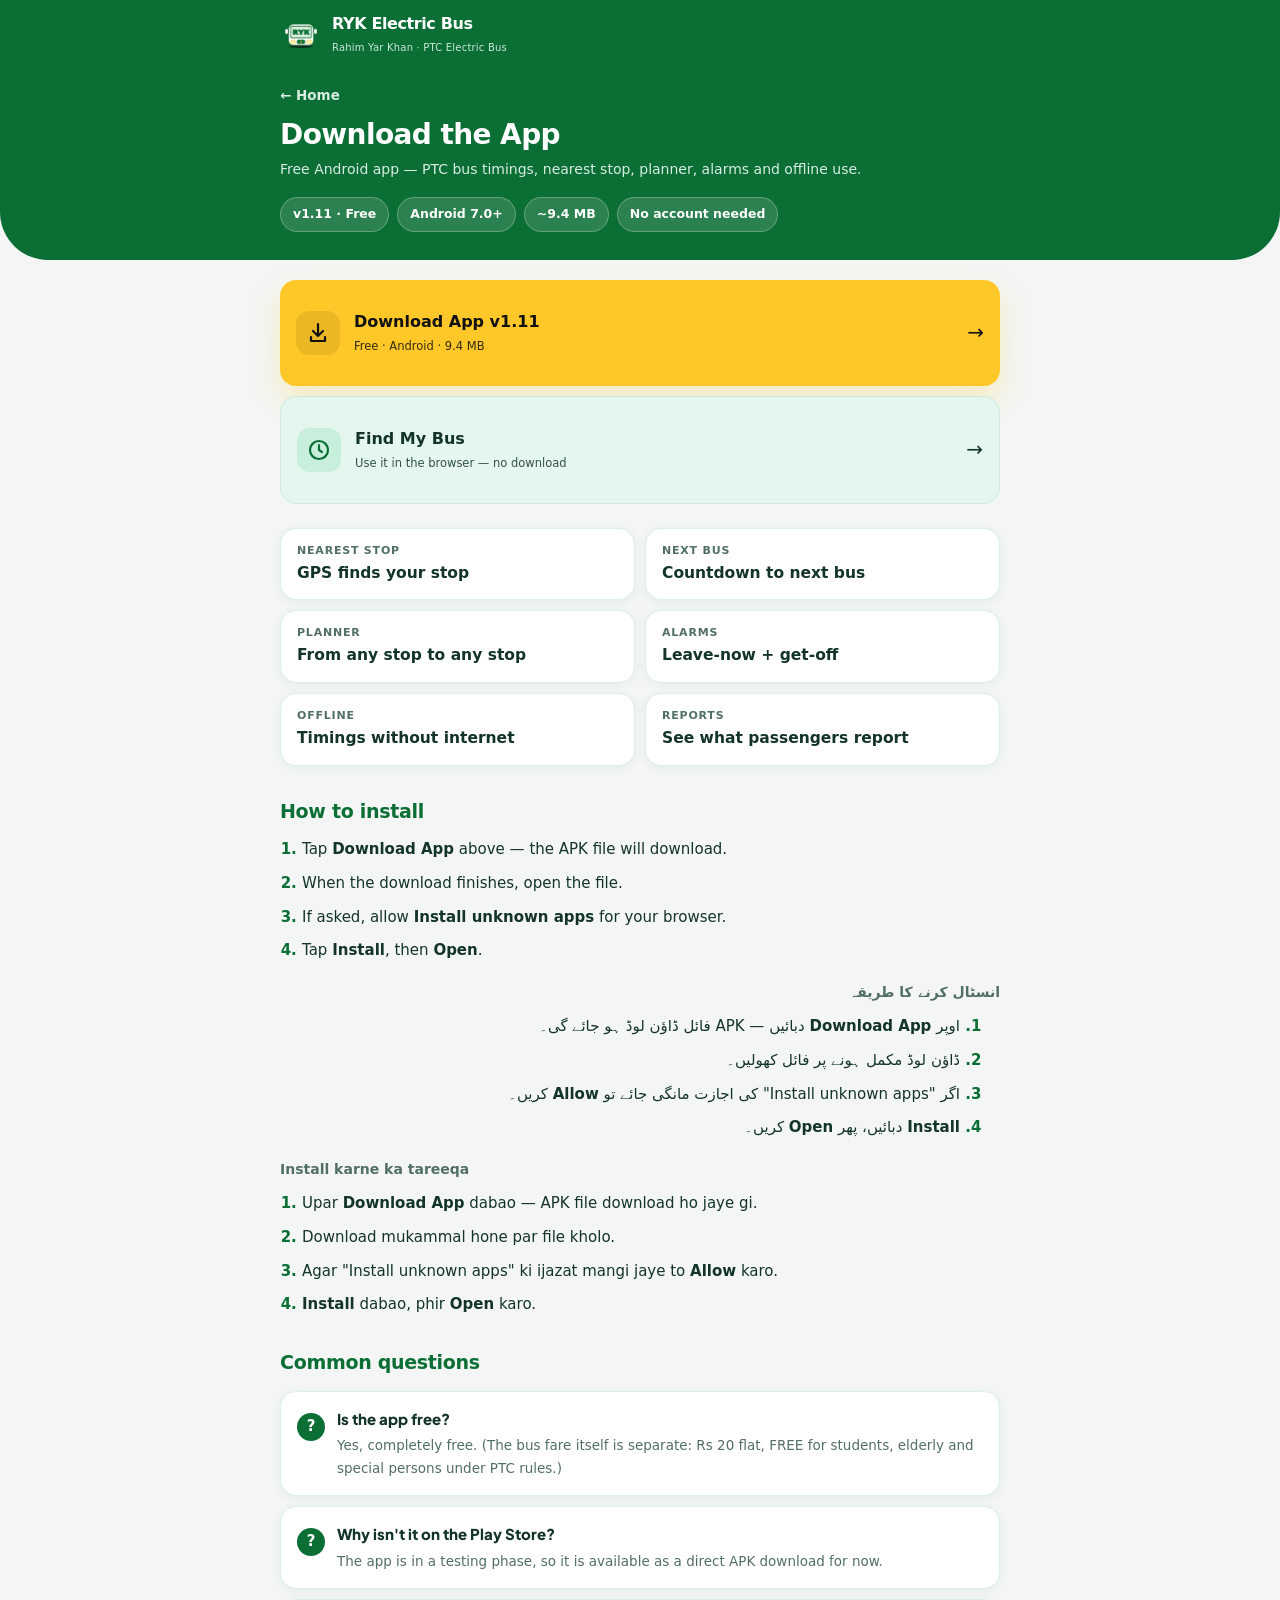
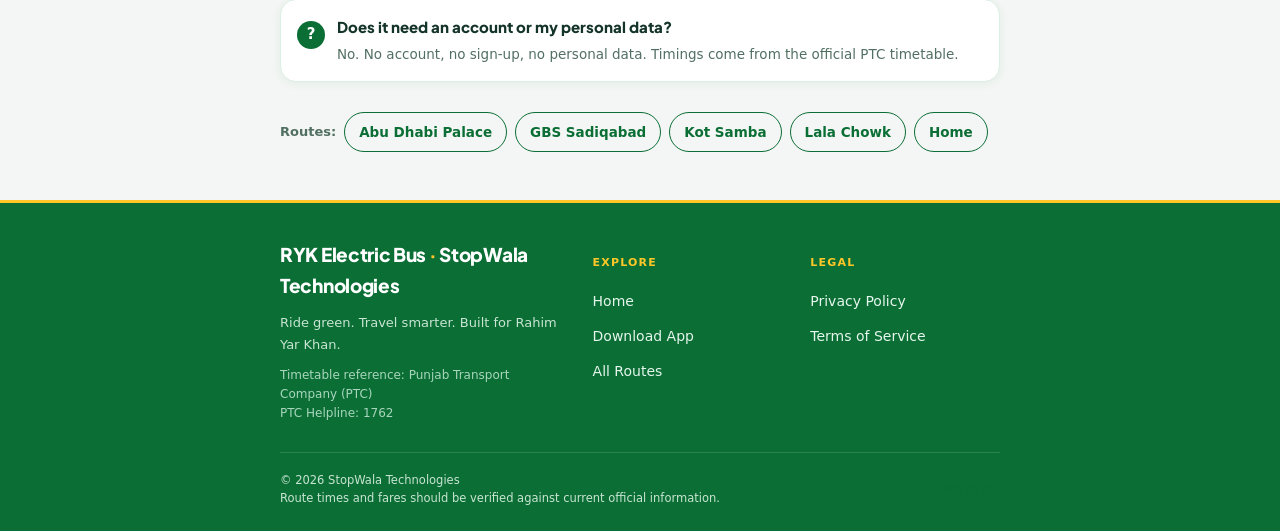
<file: download.html>
<!DOCTYPE html>
<html lang="en">
<head>
<meta charset="UTF-8">
<meta http-equiv="Cache-Control" content="no-cache, no-store, must-revalidate">
<meta http-equiv="Pragma" content="no-cache">
<meta http-equiv="Expires" content="0">
<meta name="viewport" content="width=device-width, initial-scale=1">
<title>Download RYK Electric Bus App (APK) — Free Android App | Rahim Yar Khan</title>
<meta name="description" content="Download the free RYK Electric Bus app (APK) for Android: PTC electric bus timings, nearest stop, planner, alarms and offline use in Rahim Yar Khan. Version 1.2, no account needed.">
<link rel="canonical" href="https://rykbus.dpdns.org/download.html">
<meta property="og:type" content="website">
<meta property="og:title" content="Download RYK Electric Bus App — Free for Android">
<meta property="og:description" content="PTC electric bus timings, nearest stop, planner, alarms and offline use in Rahim Yar Khan. Free, no account needed.">
<meta property="og:url" content="https://rykbus.dpdns.org/download.html">
<meta property="og:image" content="https://rykbus.dpdns.org/og-image.jpg">
<meta name="twitter:card" content="summary_large_image">
<meta name="twitter:title" content="Download RYK Electric Bus App — Free for Android">
<meta name="twitter:description" content="PTC electric bus timings, nearest stop, planner, alarms and offline use in Rahim Yar Khan. Free, no account needed.">
<meta name="twitter:image" content="https://rykbus.dpdns.org/og-image.jpg">
<script type="application/ld+json">
{"@context":"https://schema.org","@type":"WebPage","name":"Download RYK Electric Bus App","url":"https://rykbus.dpdns.org/download.html","description":"Download the free RYK Electric Bus app (APK) for Android: PTC electric bus timings, nearest stop, planner, alarms and offline use in Rahim Yar Khan."}
</script>
<script type="application/ld+json">
{"@type":"MobileApplication","name":"RYK Electric Bus","applicationCategory":"TravelApplication","operatingSystem":"Android","softwareVersion":"1.11","downloadUrl":"https://rykbus.dpdns.org/RYK-Electric-Bus-v1.11.apk","offers":{"@type":"Offer","price":"0","priceCurrency":"PKR"},"author":{"@id":"https://rykbus.dpdns.org/#org"},"inLanguage":["en","ur"],"description":"PTC Electric Bus Rahim Yar Khan timings: all 4 routes from GBS to Abu Dhabi Palace, Sadiqabad, Kot Samba & Lala Chowk. Nearest stop, planner, alarms, offline. Free."}
</script>
<style>
  @font-face{font-family:'Plus Jakarta Sans';font-style:normal;font-weight:800;font-display:swap;src:url(fonts/plus-jakarta-sans-latin.woff2) format('woff2')}
  body{font-family:system-ui,-apple-system,'Segoe UI',Roboto,sans-serif;margin:0;background:#f3f6f4;color:#14342a;line-height:1.65}
  a{color:#0B6E35}
  .topbar{background:#0B6E35;color:#fff}
  .nav{max-width:720px;margin:0 auto;padding:0 18px;min-height:68px;display:flex;align-items:center;gap:10px}
  .brandmark{width:42px;height:42px;border-radius:13px;flex:none;overflow:hidden}
  .brandmark img{width:42px;height:42px;display:block}
  .brand{min-width:0;flex:1}
  .brand a{color:#fff;text-decoration:none;font-weight:850;font-size:16px;letter-spacing:-.4px}
  .brand p{margin:3px 0 0;color:#c8e9d9;font-size:10px;letter-spacing:.2px}
  .hero{background:#0B6E35;color:#fff;border-radius:0 0 48px 48px;padding:10px 0 28px}
  .hero-in{max-width:720px;margin:0 auto;padding:0 18px}
  .back{display:inline-block;color:#d8eee4;text-decoration:none;font-weight:700;font-size:13.5px;margin:6px 0 12px}
  .hero h1{font-size:28px;line-height:1.2;letter-spacing:-.6px;margin:0 0 6px}
  .hero .sub{color:#d8eee4;font-size:14px;margin:0 0 16px}
  .pills{display:flex;flex-wrap:wrap;gap:8px}
  .pills span{display:inline-block;background:#ffffff22;border:1px solid #ffffff40;color:#fff;font-size:12.5px;font-weight:700;padding:6px 12px;border-radius:99px}
  main{max-width:720px;margin:0 auto;padding:20px 18px 48px}
  .tiles{display:grid;grid-template-columns:1fr 1fr;gap:10px;margin:0 0 20px}
  .tile{background:#fff;border:1px solid #dcefe4;border-radius:16px;padding:13px 16px;box-shadow:0 2px 10px #0b6e3510}
  .tile small{display:block;font-size:11px;font-weight:800;letter-spacing:.8px;color:#526f63;text-transform:uppercase}
  .tile b{font-size:15.5px}
  .cta{display:grid;grid-template-columns:1fr;gap:10px;margin:0 0 24px}
  .cta a{display:flex;align-items:center;gap:14px;padding:15px 16px;border-radius:16px;text-decoration:none;min-height:76px}
  .cta .ic{width:44px;height:44px;flex:none;border-radius:13px;display:grid;place-items:center}
  .cta .ic svg{width:24px;height:24px}
  .cta strong{display:block;font-size:16px}
  .cta small{display:block;font-size:11.5px;margin-top:2px;opacity:.85}
  .cta .ar{font-size:20px;margin-left:auto}
  .cta .dlApk{background:#FFC727;color:#111;box-shadow:0 14px 30px #ffc72740}
  .cta .dlApk .ic{background:#00000014;color:#111}
  .cta .find{background:#e4f6ee;color:#14342a;border:1px solid #cfeade}
  .cta .find .ic{background:#c8efdc;color:#0B6E35}
  h2{font-size:19px;margin:30px 0 4px;color:#0B6E35;letter-spacing:-.3px}
  .steps ol{margin:10px 0 0;padding-left:22px}
  .steps li{margin:9px 0;font-size:15px}
  .steps li::marker{font-weight:800;color:#0B6E35}
  .steps .lang{margin-top:18px}
  .steps .lang h3{font-size:14px;margin:0 0 2px;color:#526f63}
  .faq{display:grid;gap:10px;margin-top:12px}
  .faq>div{background:#fff;border:1px solid #dcefe4;border-radius:16px;padding:16px;box-shadow:0 2px 10px #0b6e3510;display:flex;gap:12px;align-items:flex-start}
  .faq .q{width:28px;height:28px;flex:none;border-radius:99px;background:#0B6E35;color:#fff;display:grid;place-items:center;font-weight:800;font-size:15px}
  .faq b{display:block;font-family:'Plus Jakarta Sans',system-ui,sans-serif;font-size:15px;font-weight:800;line-height:1.45}
  .faq span{display:block;font-size:13.5px;color:#526f63;line-height:1.65;margin-top:5px}
  nav.other{margin-top:30px;display:flex;flex-wrap:wrap;gap:8px;align-items:center}
  nav.other .lbl{font-size:13px;font-weight:800;color:#526f63}
  .pill{display:inline-block;padding:8px 14px;border-radius:99px;border:1.5px solid #0B6E35;color:#0B6E35;text-decoration:none;font-weight:700;font-size:13.5px}
  footer{background:#0B6E35;color:#e5f6ed;padding:36px 18px 24px;border-top:3px solid #FFC727}
  footer .fin{max-width:720px;margin:0 auto}
  .foot-grid{display:grid;grid-template-columns:1.5fr 1fr 1fr;gap:28px}
  .foot-brand{font-family:'Plus Jakarta Sans',system-ui,sans-serif;font-size:19px;font-weight:800;color:#fff;letter-spacing:-.3px}
  .foot-tag{font-size:13px;line-height:1.7;color:#c8e5d3;margin-top:10px}
  .foot-ref{font-size:12px;color:#a8d6bd;margin-top:10px;line-height:1.6}
  .foot-col h4{font-size:11px;letter-spacing:1.2px;text-transform:uppercase;color:#FFC727;margin-bottom:12px}
  .foot-col a{display:block;color:#e5f6ed;text-decoration:none;font-size:14px;padding:6px 0}
  .foot-bottom{border-top:1px solid #ffffff20;margin-top:28px;padding-top:18px;display:flex;justify-content:space-between;align-items:center;gap:16px;flex-wrap:wrap;color:#c8e5d3;font-size:11.5px;line-height:1.6}
</style>
</head>
<body>
<div class="topbar"><div class="nav"><div class="brandmark"><img src="icon-192.png" alt="RYK Electric Bus icon"></div><div class="brand"><a href="index.html">RYK Electric Bus</a><p>Rahim Yar Khan · PTC Electric Bus</p></div></div></div>
<div class="hero"><div class="hero-in">
<a class="back" href="index.html">← Home</a>
<h1>Download the App</h1>
<p class="sub">Free Android app — PTC bus timings, nearest stop, planner, alarms and offline use.</p>
<div class="pills"><span>v1.11 · Free</span><span>Android 7.0+</span><span>~9.4 MB</span><span>No account needed</span></div>
</div></div>
<main>
<div class="cta">
<a class="dlApk" href="RYK-Electric-Bus-v1.11.apk"><span class="ic"><svg viewBox="0 0 24 24" fill="none" stroke="currentColor" stroke-width="2.2" stroke-linecap="round" stroke-linejoin="round"><path d="M12 3v12m-5-5 5 5 5-5"/><path d="M5 16v4h14v-4"/></svg></span><span><strong>Download App v1.11</strong><small>Free · Android · 9.4 MB</small></span><span class="ar">→</span></a>
<a class="find" href="app.html"><span class="ic"><svg viewBox="0 0 24 24" fill="none" stroke="currentColor" stroke-width="2.2" stroke-linecap="round" stroke-linejoin="round"><circle cx="12" cy="12" r="9"/><path d="M12 7v5l3 2"/></svg></span><span><strong>Find My Bus</strong><small>Use it in the browser — no download</small></span><span class="ar">→</span></a>
</div>
<div class="tiles">
<div class="tile"><small>Nearest stop</small><b>GPS finds your stop</b></div>
<div class="tile"><small>Next bus</small><b>Countdown to next bus</b></div>
<div class="tile"><small>Planner</small><b>From any stop to any stop</b></div>
<div class="tile"><small>Alarms</small><b>Leave-now + get-off</b></div>
<div class="tile"><small>Offline</small><b>Timings without internet</b></div>
<div class="tile"><small>Reports</small><b>See what passengers report</b></div>
</div>
<h2>How to install</h2>
<div class="steps">
<ol>
<li>Tap <b>Download App</b> above — the APK file will download.</li>
<li>When the download finishes, open the file.</li>
<li>If asked, allow <b>Install unknown apps</b> for your browser.</li>
<li>Tap <b>Install</b>, then <b>Open</b>.</li>
</ol>
<div class="lang" dir="rtl" lang="ur">
<h3>انسٹال کرنے کا طریقہ</h3>
<ol>
<li>اوپر <b>Download App</b> دبائیں — APK فائل ڈاؤن لوڈ ہو جائے گی۔</li>
<li>ڈاؤن لوڈ مکمل ہونے پر فائل کھولیں۔</li>
<li>اگر "Install unknown apps" کی اجازت مانگی جائے تو <b>Allow</b> کریں۔</li>
<li><b>Install</b> دبائیں، پھر <b>Open</b> کریں۔</li>
</ol>
</div>
<div class="lang">
<h3>Install karne ka tareeqa</h3>
<ol>
<li>Upar <b>Download App</b> dabao — APK file download ho jaye gi.</li>
<li>Download mukammal hone par file kholo.</li>
<li>Agar "Install unknown apps" ki ijazat mangi jaye to <b>Allow</b> karo.</li>
<li><b>Install</b> dabao, phir <b>Open</b> karo.</li>
</ol>
</div>
</div>
<h2>Common questions</h2>
<div class="faq">
<div><span class="q">?</span><div><b>Is the app free?</b><span>Yes, completely free. (The bus fare itself is separate: Rs 20 flat, FREE for students, elderly and special persons under PTC rules.)</span></div></div>
<div><span class="q">?</span><div><b>Why isn't it on the Play Store?</b><span>The app is in a testing phase, so it is available as a direct APK download for now.</span></div></div>
<div><span class="q">?</span><div><b>Does it need an account or my personal data?</b><span>No. No account, no sign-up, no personal data. Timings come from the official PTC timetable.</span></div></div>
</div>
<nav class="other"><span class="lbl">Routes:</span><a class="pill" href="route-abu-dhabi-palace.html">Abu Dhabi Palace</a>
<a class="pill" href="route-gbs-sadiqabad.html">GBS Sadiqabad</a>
<a class="pill" href="route-kot-samba.html">Kot Samba</a>
<a class="pill" href="route-lala-chowk.html">Lala Chowk</a><a class="pill" href="index.html">Home</a></nav>
</main>
<footer><div class="fin"><div class="foot-grid">
<div><div class="foot-brand">RYK Electric Bus <span style="color:#FFC727">·</span> StopWala Technologies</div><div class="foot-tag">Ride green. Travel smarter. Built for Rahim Yar Khan.</div><div class="foot-ref">Timetable reference: Punjab Transport Company (PTC)<br>PTC Helpline: 1762</div></div>
<div class="foot-col"><h4>Explore</h4><a href="index.html">Home</a><a href="RYK-Electric-Bus-v1.11.apk">Download App</a><a href="index.html#routes">All Routes</a></div>
<div class="foot-col"><h4>Legal</h4><a href="privacy.html">Privacy Policy</a><a href="terms.html">Terms of Service</a></div>
</div>
<div class="foot-bottom"><span>© 2026 StopWala Technologies<br>Route times and fares should be verified against current official information.</span><a class="to-top" href="#" onclick="window.scrollTo({top:0,behavior:'smooth'});return false">↑ Back to top</a></div></div></footer>
<script>
/* ryk-ver-check: page khulte hi version.json se taza version lo — purani cached page ka Download button khud theek ho jaye. Fetch fail/offline ho to hardcoded link waisa hi rehta hai. */
(function(){try{var links=document.querySelectorAll('a[href$=".apk"]');if(!links.length||!window.fetch)return;var oldVer=null;for(var i=0;i<links.length;i++){var m=links[i].getAttribute('href').match(/-v([\d.]+)\.apk$/);if(m){oldVer=m[1];break;}}fetch('version.json?t='+Date.now()).then(function(r){if(!r.ok)throw new Error('no version');return r.json();}).then(function(v){if(!v||!v.apkUrl||!v.versionName)return;for(var j=0;j<links.length;j++){links[j].href=v.apkUrl;}if(oldVer&&v.versionName!==oldVer){var from='v'+oldVer,to='v'+v.versionName;var w=document.createTreeWalker(document.body,NodeFilter.SHOW_TEXT,null);var ns=[];while(w.nextNode())ns.push(w.currentNode);for(var k=0;k<ns.length;k++){if(ns[k].nodeValue.indexOf(from)>-1)ns[k].nodeValue=ns[k].nodeValue.split(from).join(to);}var els=document.querySelectorAll('[data-en],[data-ur],[data-rom]');var attrs=['data-en','data-ur','data-rom'];for(var a=0;a<els.length;a++){for(var b=0;b<attrs.length;b++){var val=els[a].getAttribute(attrs[b]);if(val&&val.indexOf(from)>-1)els[a].setAttribute(attrs[b],val.split(from).join(to));}}}}).catch(function(){});}catch(e){}})();
</script>
</body>
</html>
</file>
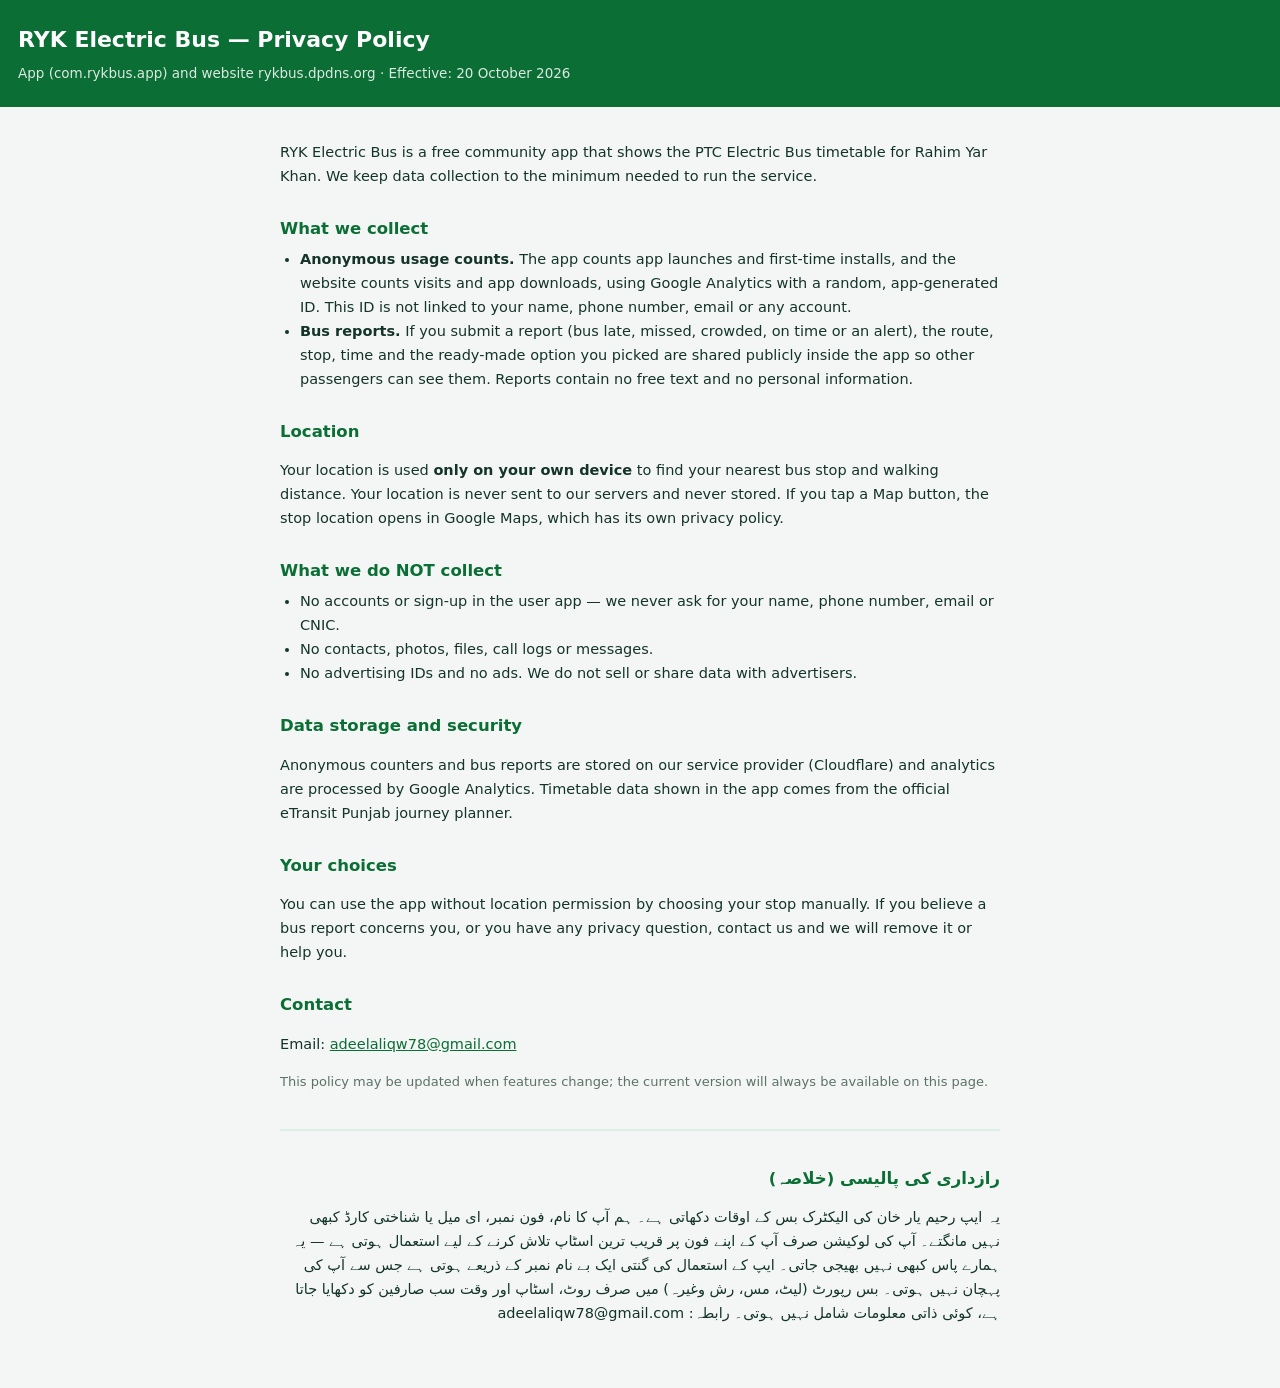
<file: privacy.html>
<!DOCTYPE html>
<html lang="en">
<head>
<meta charset="UTF-8">
<meta name="viewport" content="width=device-width, initial-scale=1">
<title>Privacy Policy — RYK Electric Bus</title>
<meta name="description" content="Privacy policy of the RYK Electric Bus app and website (rykbus.dpdns.org).">
<style>
  body{font-family:system-ui,-apple-system,'Segoe UI',Roboto,sans-serif;margin:0;background:#f3f6f4;color:#14342a;line-height:1.65}
  header{background:#0B6E35;color:#fff;padding:22px 18px}
  header h1{margin:0;font-size:22px}
  header p{margin:4px 0 0;opacity:.85;font-size:13.5px}
  main{max-width:720px;margin:0 auto;padding:20px 18px 48px}
  h2{font-size:16.5px;margin:26px 0 6px;color:#0B6E35}
  p,li{font-size:14.5px}
  ul{padding-left:20px;margin:6px 0}
  .ur{direction:rtl;text-align:right;font-family:'Noto Nastaliq Urdu',system-ui,sans-serif;border-top:2px solid #dcefe4;margin-top:36px;padding-top:8px}
  .ur h2{color:#0B6E35}
  a{color:#0B6E35}
  .mut{color:#5c7267;font-size:13px}
</style>
</head>
<body>
<header>
  <h1>RYK Electric Bus — Privacy Policy</h1>
  <p>App (com.rykbus.app) and website rykbus.dpdns.org · Effective: 20 October 2026</p>
</header>
<main>
  <p>RYK Electric Bus is a free community app that shows the PTC Electric Bus timetable for Rahim Yar Khan. We keep data collection to the minimum needed to run the service.</p>

  <h2>What we collect</h2>
  <ul>
    <li><b>Anonymous usage counts.</b> The app counts app launches and first-time installs, and the website counts visits and app downloads, using Google Analytics with a random, app-generated ID. This ID is not linked to your name, phone number, email or any account.</li>
    <li><b>Bus reports.</b> If you submit a report (bus late, missed, crowded, on time or an alert), the route, stop, time and the ready-made option you picked are shared publicly inside the app so other passengers can see them. Reports contain no free text and no personal information.</li>
  </ul>

  <h2>Location</h2>
  <p>Your location is used <b>only on your own device</b> to find your nearest bus stop and walking distance. Your location is never sent to our servers and never stored. If you tap a Map button, the stop location opens in Google Maps, which has its own privacy policy.</p>

  <h2>What we do NOT collect</h2>
  <ul>
    <li>No accounts or sign-up in the user app — we never ask for your name, phone number, email or CNIC.</li>
    <li>No contacts, photos, files, call logs or messages.</li>
    <li>No advertising IDs and no ads. We do not sell or share data with advertisers.</li>
  </ul>

  <h2>Data storage and security</h2>
  <p>Anonymous counters and bus reports are stored on our service provider (Cloudflare) and analytics are processed by Google Analytics. Timetable data shown in the app comes from the official eTransit Punjab journey planner.</p>

  <h2>Your choices</h2>
  <p>You can use the app without location permission by choosing your stop manually. If you believe a bus report concerns you, or you have any privacy question, contact us and we will remove it or help you.</p>

  <h2>Contact</h2>
  <p>Email: <a href="mailto:adeelaliqw78@gmail.com">adeelaliqw78@gmail.com</a></p>
  <p class="mut">This policy may be updated when features change; the current version will always be available on this page.</p>

  <div class="ur">
    <h2>رازداری کی پالیسی (خلاصہ)</h2>
    <p>یہ ایپ رحیم یار خان کی الیکٹرک بس کے اوقات دکھاتی ہے۔ ہم آپ کا نام، فون نمبر، ای میل یا شناختی کارڈ کبھی نہیں مانگتے۔ آپ کی لوکیشن صرف آپ کے اپنے فون پر قریب ترین اسٹاپ تلاش کرنے کے لیے استعمال ہوتی ہے — یہ ہمارے پاس کبھی نہیں بھیجی جاتی۔ ایپ کے استعمال کی گنتی ایک بے نام نمبر کے ذریعے ہوتی ہے جس سے آپ کی پہچان نہیں ہوتی۔ بس رپورٹ (لیٹ، مس، رش وغیرہ) میں صرف روٹ، اسٹاپ اور وقت سب صارفین کو دکھایا جاتا ہے، کوئی ذاتی معلومات شامل نہیں ہوتی۔ رابطہ: adeelaliqw78@gmail.com</p>
  </div>
</main>
</body>
</html>
</file>
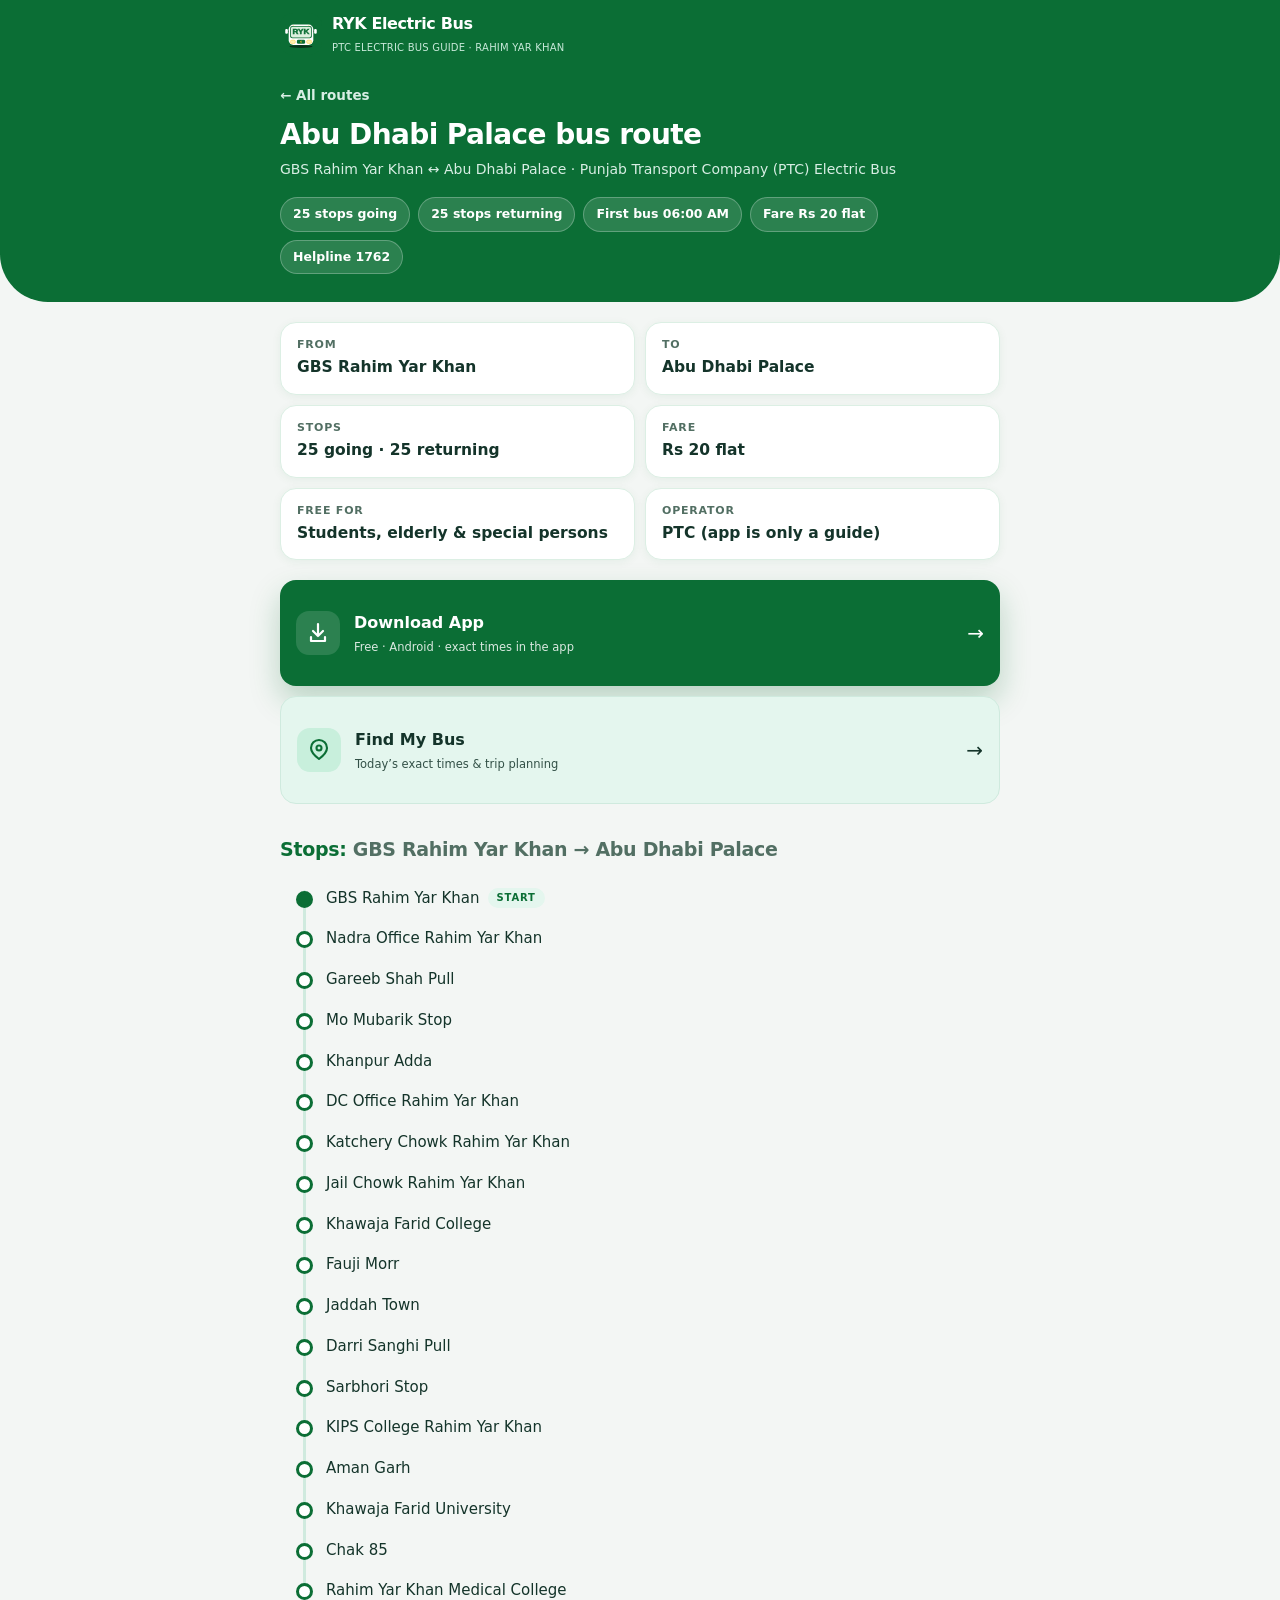
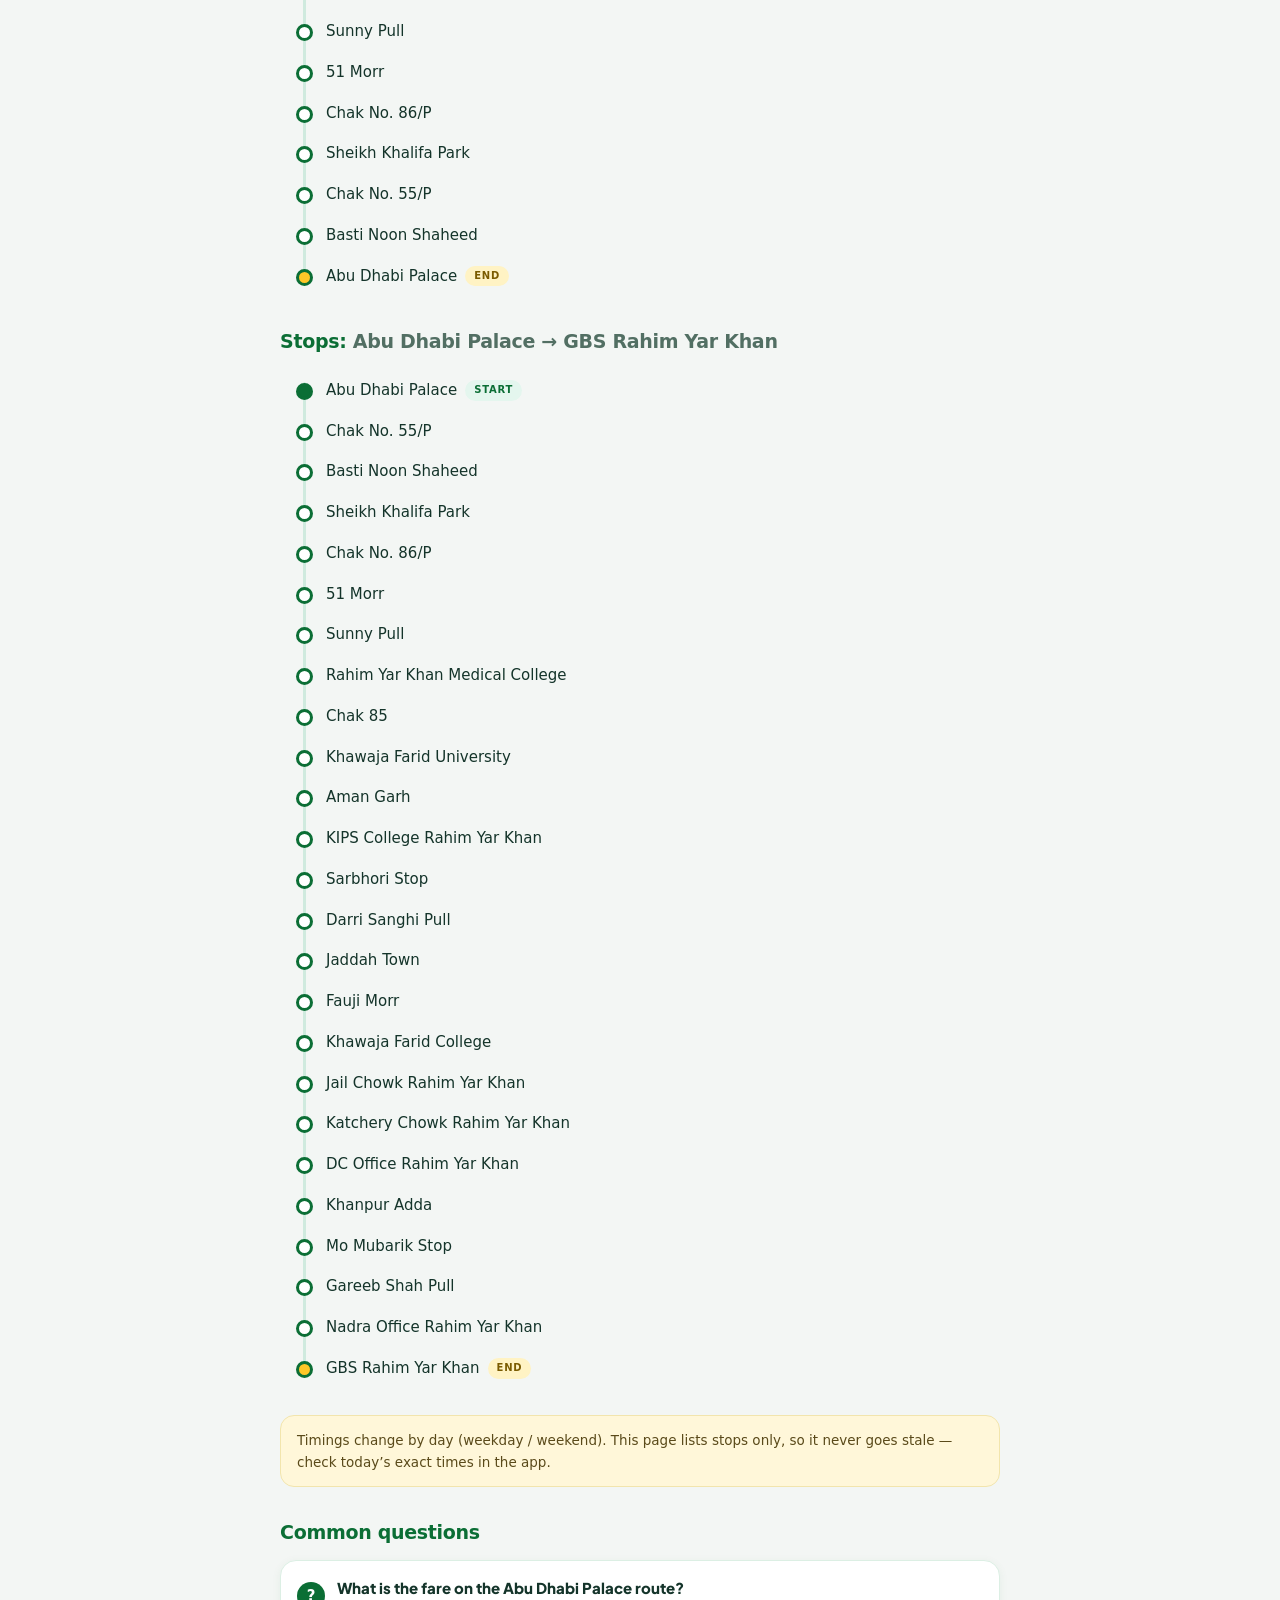
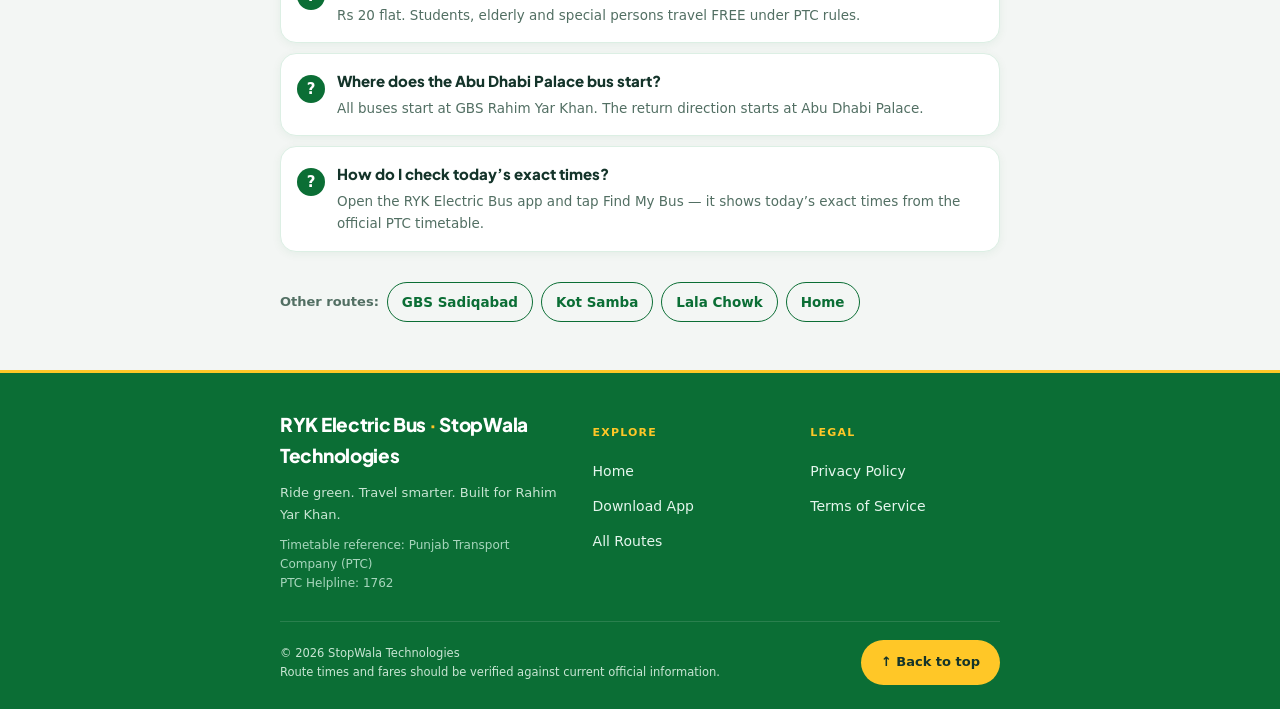
<file: route-abu-dhabi-palace.html>
<!DOCTYPE html>
<html lang="en">
<head>
<meta charset="UTF-8">
<meta http-equiv="Cache-Control" content="no-cache, no-store, must-revalidate">
<meta http-equiv="Pragma" content="no-cache">
<meta http-equiv="Expires" content="0">
<meta name="viewport" content="width=device-width, initial-scale=1">
<title>Abu Dhabi Palace Bus Route — RYK Electric Bus | Rahim Yar Khan PTC Timings</title>
<meta name="description" content="Abu Dhabi Palace PTC electric bus route in Rahim Yar Khan: all stops from GBS Rahim Yar Khan to Abu Dhabi Palace, fare Rs 20, helpline 1762. Exact daily timings in the free RYK Electric Bus app.">
<link rel="canonical" href="https://rykbus.dpdns.org/route-abu-dhabi-palace.html">
<style>
  @font-face{font-family:'Plus Jakarta Sans';font-style:normal;font-weight:800;font-display:swap;src:url(fonts/plus-jakarta-sans-latin.woff2) format('woff2')}
  body{font-family:system-ui,-apple-system,'Segoe UI',Roboto,sans-serif;margin:0;background:#f3f6f4;color:#14342a;line-height:1.65}
  a{color:#0B6E35}
  .topbar{background:#0B6E35;color:#fff}
  .nav{max-width:720px;margin:0 auto;padding:0 18px;min-height:68px;display:flex;align-items:center;gap:10px}
  .brandmark{width:42px;height:42px;border-radius:13px;flex:none;overflow:hidden}
  .brandmark img{width:42px;height:42px;display:block}
  .brand{min-width:0;flex:1}
  .brand a{color:#fff;text-decoration:none;font-weight:850;font-size:16px;letter-spacing:-.4px}
  .brand p{margin:3px 0 0;color:#c8e9d9;font-size:10px;letter-spacing:.2px}
  .hero{background:#0B6E35;color:#fff;border-radius:0 0 48px 48px;padding:10px 0 28px}
  .hero-in{max-width:720px;margin:0 auto;padding:0 18px}
  .back{display:inline-block;color:#d8eee4;text-decoration:none;font-weight:700;font-size:13.5px;margin:6px 0 12px}
  .hero h1{font-size:28px;line-height:1.2;letter-spacing:-.6px;margin:0 0 6px}
  .hero .sub{color:#d8eee4;font-size:14px;margin:0 0 16px}
  .pills{display:flex;flex-wrap:wrap;gap:8px}
  .pills span{display:inline-block;background:#ffffff22;border:1px solid #ffffff40;color:#fff;font-size:12.5px;font-weight:700;padding:6px 12px;border-radius:99px}
  main{max-width:720px;margin:0 auto;padding:20px 18px 48px}
  .tiles{display:grid;grid-template-columns:1fr 1fr;gap:10px;margin:0 0 20px}
  .tile{background:#fff;border:1px solid #dcefe4;border-radius:16px;padding:13px 16px;box-shadow:0 2px 10px #0b6e3510}
  .tile small{display:block;font-size:11px;font-weight:800;letter-spacing:.8px;color:#526f63;text-transform:uppercase}
  .tile b{font-size:15.5px}
  .cta{display:grid;grid-template-columns:1fr;gap:10px;margin:0 0 24px}
  .cta a{display:flex;align-items:center;gap:14px;padding:15px 16px;border-radius:16px;text-decoration:none;min-height:76px}
  .cta .ic{width:44px;height:44px;flex:none;border-radius:13px;display:grid;place-items:center}
  .cta .ic svg{width:24px;height:24px}
  .cta strong{display:block;font-size:16px}
  .cta small{display:block;font-size:11.5px;margin-top:2px;opacity:.85}
  .cta .ar{font-size:20px;margin-left:auto}
  .cta .dl{background:#0B6E35;color:#fff;box-shadow:0 14px 30px #0b6e3540}
  .cta .dl .ic{background:#ffffff22;color:#fff}
  .cta .find{background:#e4f6ee;color:#14342a;border:1px solid #cfeade}
  .cta .find .ic{background:#c8efdc;color:#0B6E35}
  h2{font-size:19px;margin:30px 0 4px;color:#0B6E35;letter-spacing:-.3px}
  h2 .dir{color:#526f63;font-weight:700}
  .tl{list-style:none;padding-left:8px;margin:12px 0 0;position:relative}
  .tl::before{content:"";position:absolute;left:23px;top:12px;bottom:12px;width:3px;background:#cfeade;border-radius:99px}
  .tl li{position:relative;padding:8px 0 8px 38px;font-size:15px}
  .tl li::before{content:"";position:absolute;left:8px;top:13px;width:17px;height:17px;border-radius:99px;background:#fff;border:3px solid #0B6E35;box-sizing:border-box;z-index:1}
  .tl li.first::before{background:#0B6E35}
  .tl li.last::before{background:#FFC727;border-color:#0B6E35}
  .tl .tag{display:inline-block;margin-left:8px;font-size:10px;font-weight:800;letter-spacing:.8px;padding:2px 9px;border-radius:99px;background:#e4f6ee;color:#0B6E35;vertical-align:middle}
  .tl .tag.end{background:#fff3c4;color:#7a5b00}
  .note{background:#fff7d9;border:1px solid #f2e5ad;border-radius:14px;padding:13px 16px;font-size:13.5px;color:#5a4a1a;margin-top:26px}
  .faq{display:grid;gap:10px;margin-top:12px}
  .faq>div{background:#fff;border:1px solid #dcefe4;border-radius:16px;padding:16px;box-shadow:0 2px 10px #0b6e3510;display:flex;gap:12px;align-items:flex-start}
  .faq .q{width:28px;height:28px;flex:none;border-radius:99px;background:#0B6E35;color:#fff;display:grid;place-items:center;font-weight:800;font-size:15px}
  .faq b{display:block;font-family:'Plus Jakarta Sans',system-ui,sans-serif;font-size:15px;font-weight:800;line-height:1.45}
  .faq span{display:block;font-size:13.5px;color:#526f63;line-height:1.65;margin-top:5px}
  nav.other{margin-top:30px;display:flex;flex-wrap:wrap;gap:8px;align-items:center}
  nav.other .lbl{font-size:13px;font-weight:800;color:#526f63}
  .pill{display:inline-block;padding:8px 14px;border-radius:99px;border:1.5px solid #0B6E35;color:#0B6E35;text-decoration:none;font-weight:700;font-size:13.5px}
  footer{background:#0B6E35;color:#e5f6ed;padding:36px 18px 24px;border-top:3px solid #FFC727}
  footer .fin{max-width:720px;margin:0 auto}
  .foot-grid{display:grid;grid-template-columns:1.5fr 1fr 1fr;gap:28px}
  .foot-brand{font-family:'Plus Jakarta Sans',system-ui,sans-serif;font-size:19px;font-weight:800;color:#fff;letter-spacing:-.3px}
  .foot-tag{font-size:13px;line-height:1.7;color:#c8e5d3;margin-top:10px}
  .foot-ref{font-size:12px;color:#a8d6bd;margin-top:10px;line-height:1.6}
  .foot-col h4{font-size:11px;letter-spacing:1.2px;text-transform:uppercase;color:#FFC727;margin-bottom:12px}
  .foot-col a{display:block;color:#e5f6ed;text-decoration:none;font-size:14px;padding:6px 0}
  .foot-bottom{border-top:1px solid #ffffff20;margin-top:28px;padding-top:18px;display:flex;justify-content:space-between;align-items:center;gap:16px;flex-wrap:wrap;color:#c8e5d3;font-size:11.5px;line-height:1.6}
  .to-top{background:#FFC727;color:#14342a;border:0;border-radius:999px;padding:12px 20px;font-size:13px;font-weight:800;cursor:pointer;white-space:nowrap;text-decoration:none;box-sizing:border-box}
  @media(max-width:600px){.foot-grid{grid-template-columns:1fr;gap:26px}.foot-bottom{flex-direction:column;align-items:flex-start}.to-top{width:100%;text-align:center}}
  footer a{color:#c8e9d9}
  @media(max-width:560px){.hero h1{font-size:24px}.tiles{grid-template-columns:1fr 1fr}}
</style>
</head>
<body>
<header class="topbar"><div class="nav">
<span class="brandmark"><a href="index.html"><img src="app-icon.svg" width="42" height="42" alt="RYK Bus logo"></a></span>
<div class="brand"><a href="index.html">RYK Electric Bus</a><p>PTC ELECTRIC BUS GUIDE · RAHIM YAR KHAN</p></div>
</div></header>
<section class="hero"><div class="hero-in">
<a class="back" href="index.html#routes">← All routes</a>
<h1>Abu Dhabi Palace bus route</h1>
<p class="sub">GBS Rahim Yar Khan ↔ Abu Dhabi Palace · Punjab Transport Company (PTC) Electric Bus</p>
<div class="pills"><span>25 stops going</span><span>25 stops returning</span><span>First bus 06:00 AM</span><span>Fare Rs 20 flat</span><span>Helpline 1762</span></div>
</div></section>
<main>
<div class="tiles">
<div class="tile"><small>From</small><b>GBS Rahim Yar Khan</b></div>
<div class="tile"><small>To</small><b>Abu Dhabi Palace</b></div>
<div class="tile"><small>Stops</small><b>25 going · 25 returning</b></div>
<div class="tile"><small>Fare</small><b>Rs 20 flat</b></div>
<div class="tile"><small>Free for</small><b>Students, elderly &amp; special persons</b></div>
<div class="tile"><small>Operator</small><b>PTC (app is only a guide)</b></div>
</div>
<div class="cta">
<a class="dl" href="RYK-Electric-Bus-v1.11.apk"><span class="ic"><svg viewBox="0 0 24 24" fill="none" stroke="currentColor" stroke-width="2.2" stroke-linecap="round" stroke-linejoin="round"><path d="M12 3v12m-5-5 5 5 5-5"/><path d="M5 16v4h14v-4"/></svg></span><span><strong>Download App</strong><small>Free · Android · exact times in the app</small></span><span class="ar">→</span></a>
<a class="find" href="app.html"><span class="ic"><svg viewBox="0 0 24 24" fill="none" stroke="currentColor" stroke-width="2.1" stroke-linecap="round" stroke-linejoin="round"><path d="M20 10c0 5-8 11-8 11S4 15 4 10a8 8 0 1 1 16 0Z"/><circle cx="12" cy="10" r="2.5"/></svg></span><span><strong>Find My Bus</strong><small>Today’s exact times &amp; trip planning</small></span><span class="ar">→</span></a>
</div>
<h2>Stops: <span class="dir">GBS Rahim Yar Khan → Abu Dhabi Palace</span></h2>
<ol class="tl">
  <li class="first">GBS Rahim Yar Khan<span class="tag">START</span></li>
  <li class="">Nadra Office Rahim Yar Khan</li>
  <li class="">Gareeb Shah Pull</li>
  <li class="">Mo Mubarik Stop</li>
  <li class="">Khanpur Adda</li>
  <li class="">DC Office Rahim Yar Khan</li>
  <li class="">Katchery Chowk Rahim Yar Khan</li>
  <li class="">Jail Chowk Rahim Yar Khan</li>
  <li class="">Khawaja Farid College</li>
  <li class="">Fauji Morr</li>
  <li class="">Jaddah Town</li>
  <li class="">Darri Sanghi Pull</li>
  <li class="">Sarbhori Stop</li>
  <li class="">KIPS College Rahim Yar Khan</li>
  <li class="">Aman Garh</li>
  <li class="">Khawaja Farid University</li>
  <li class="">Chak 85</li>
  <li class="">Rahim Yar Khan Medical College</li>
  <li class="">Sunny Pull</li>
  <li class="">51 Morr</li>
  <li class="">Chak No. 86/P</li>
  <li class="">Sheikh Khalifa Park</li>
  <li class="">Chak No. 55/P</li>
  <li class="">Basti Noon Shaheed</li>
  <li class="last">Abu Dhabi Palace<span class="tag end">END</span></li>
</ol>
<h2>Stops: <span class="dir">Abu Dhabi Palace → GBS Rahim Yar Khan</span></h2>
<ol class="tl">
  <li class="first">Abu Dhabi Palace<span class="tag">START</span></li>
  <li class="">Chak No. 55/P</li>
  <li class="">Basti Noon Shaheed</li>
  <li class="">Sheikh Khalifa Park</li>
  <li class="">Chak No. 86/P</li>
  <li class="">51 Morr</li>
  <li class="">Sunny Pull</li>
  <li class="">Rahim Yar Khan Medical College</li>
  <li class="">Chak 85</li>
  <li class="">Khawaja Farid University</li>
  <li class="">Aman Garh</li>
  <li class="">KIPS College Rahim Yar Khan</li>
  <li class="">Sarbhori Stop</li>
  <li class="">Darri Sanghi Pull</li>
  <li class="">Jaddah Town</li>
  <li class="">Fauji Morr</li>
  <li class="">Khawaja Farid College</li>
  <li class="">Jail Chowk Rahim Yar Khan</li>
  <li class="">Katchery Chowk Rahim Yar Khan</li>
  <li class="">DC Office Rahim Yar Khan</li>
  <li class="">Khanpur Adda</li>
  <li class="">Mo Mubarik Stop</li>
  <li class="">Gareeb Shah Pull</li>
  <li class="">Nadra Office Rahim Yar Khan</li>
  <li class="last">GBS Rahim Yar Khan<span class="tag end">END</span></li>
</ol>
<p class="note">Timings change by day (weekday / weekend). This page lists stops only, so it never goes stale — check today’s exact times in the app.</p>
<h2>Common questions</h2>
<div class="faq">
<div><span class="q">?</span><div><b>What is the fare on the Abu Dhabi Palace route?</b><span>Rs 20 flat. Students, elderly and special persons travel FREE under PTC rules.</span></div></div>
<div><span class="q">?</span><div><b>Where does the Abu Dhabi Palace bus start?</b><span>All buses start at GBS Rahim Yar Khan. The return direction starts at Abu Dhabi Palace.</span></div></div>
<div><span class="q">?</span><div><b>How do I check today’s exact times?</b><span>Open the RYK Electric Bus app and tap Find My Bus — it shows today’s exact times from the official PTC timetable.</span></div></div>
</div>
<nav class="other"><span class="lbl">Other routes:</span><a class="pill" href="route-gbs-sadiqabad.html">GBS Sadiqabad</a>
<a class="pill" href="route-kot-samba.html">Kot Samba</a>
<a class="pill" href="route-lala-chowk.html">Lala Chowk</a><a class="pill" href="index.html">Home</a></nav>
</main>
<footer><div class="fin"><div class="foot-grid">
<div><div class="foot-brand">RYK Electric Bus <span style="color:#FFC727">·</span> StopWala Technologies</div><div class="foot-tag">Ride green. Travel smarter. Built for Rahim Yar Khan.</div><div class="foot-ref">Timetable reference: Punjab Transport Company (PTC)<br>PTC Helpline: 1762</div></div>
<div class="foot-col"><h4>Explore</h4><a href="index.html">Home</a><a href="download.html">Download App</a><a href="index.html#routes">All Routes</a></div>
<div class="foot-col"><h4>Legal</h4><a href="privacy.html">Privacy Policy</a><a href="terms.html">Terms of Service</a></div>
</div>
<div class="foot-bottom"><span>© 2026 StopWala Technologies<br>Route times and fares should be verified against current official information.</span><a class="to-top" href="#" onclick="window.scrollTo({top:0,behavior:'smooth'});return false">↑ Back to top</a></div></div></footer>
<script>
/* ryk-ver-check: page khulte hi version.json se taza version lo — purani cached page ka Download button khud theek ho jaye. Fetch fail/offline ho to hardcoded link waisa hi rehta hai. */
(function(){try{var links=document.querySelectorAll('a[href$=".apk"]');if(!links.length||!window.fetch)return;var oldVer=null;for(var i=0;i<links.length;i++){var m=links[i].getAttribute('href').match(/-v([\d.]+)\.apk$/);if(m){oldVer=m[1];break;}}fetch('version.json?t='+Date.now()).then(function(r){if(!r.ok)throw new Error('no version');return r.json();}).then(function(v){if(!v||!v.apkUrl||!v.versionName)return;for(var j=0;j<links.length;j++){links[j].href=v.apkUrl;}if(oldVer&&v.versionName!==oldVer){var from='v'+oldVer,to='v'+v.versionName;var w=document.createTreeWalker(document.body,NodeFilter.SHOW_TEXT,null);var ns=[];while(w.nextNode())ns.push(w.currentNode);for(var k=0;k<ns.length;k++){if(ns[k].nodeValue.indexOf(from)>-1)ns[k].nodeValue=ns[k].nodeValue.split(from).join(to);}var els=document.querySelectorAll('[data-en],[data-ur],[data-rom]');var attrs=['data-en','data-ur','data-rom'];for(var a=0;a<els.length;a++){for(var b=0;b<attrs.length;b++){var val=els[a].getAttribute(attrs[b]);if(val&&val.indexOf(from)>-1)els[a].setAttribute(attrs[b],val.split(from).join(to));}}}}).catch(function(){});}catch(e){}})();
</script>
</body>
</html>
</file>
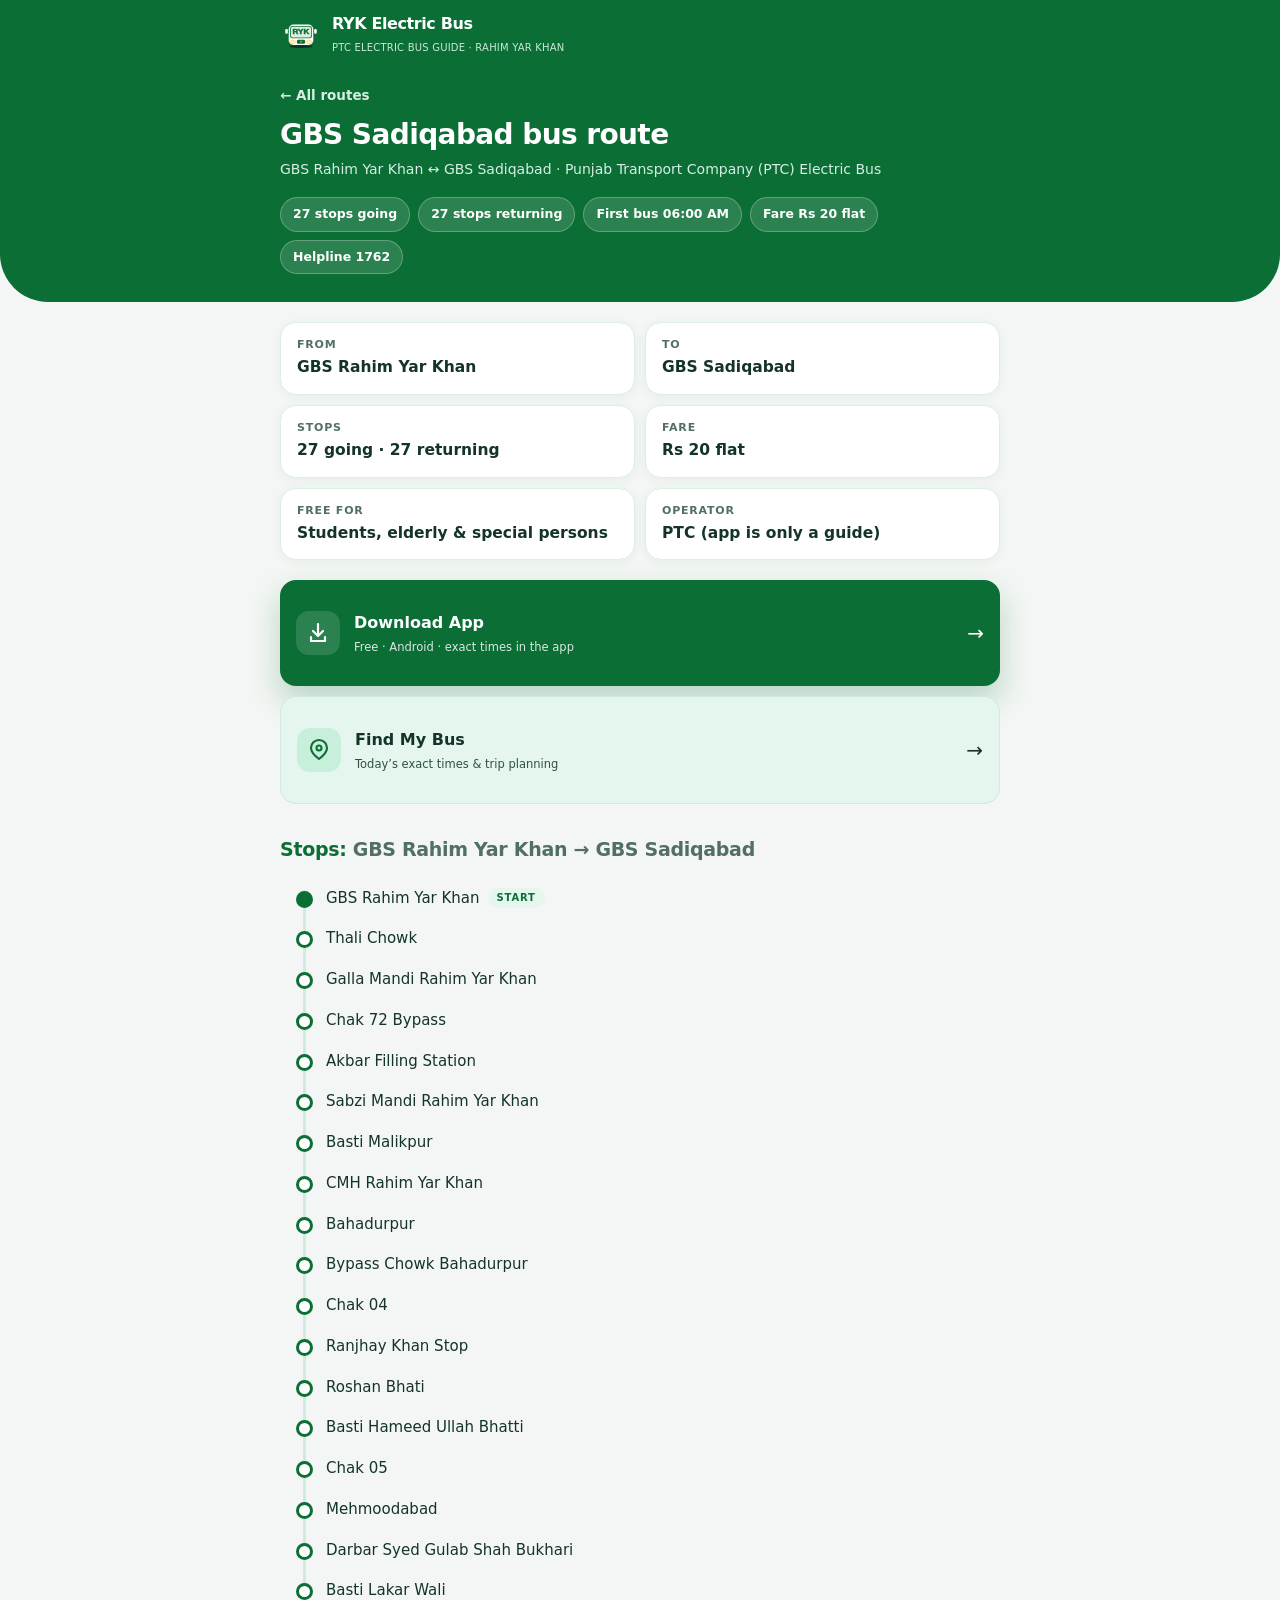
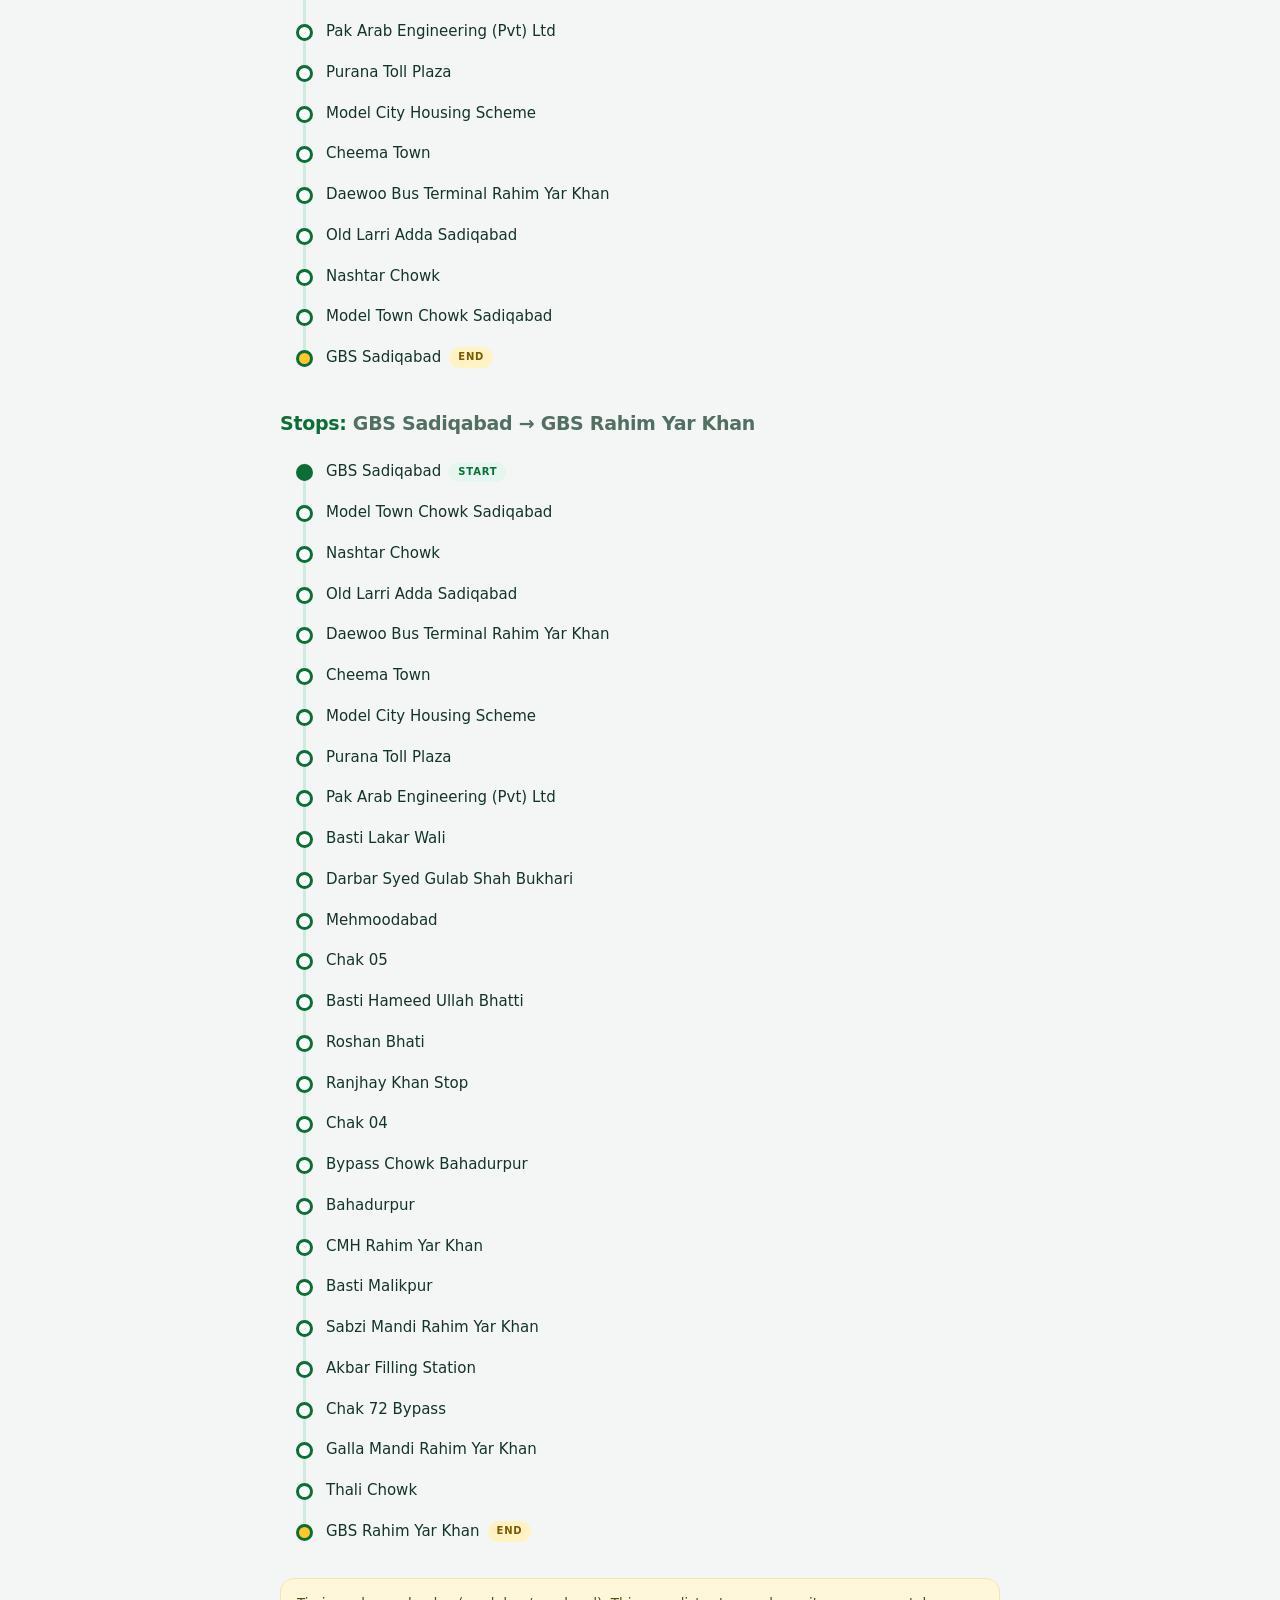
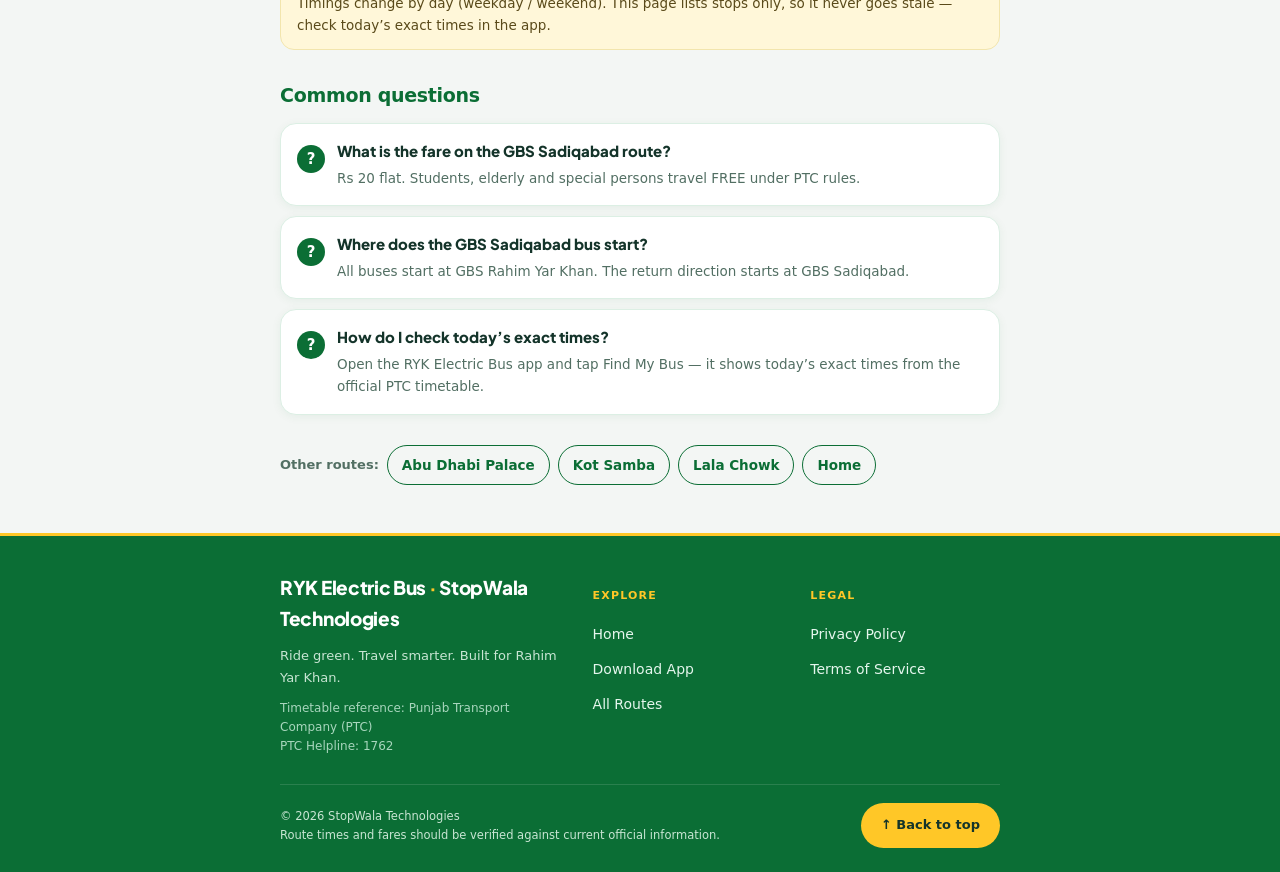
<file: route-gbs-sadiqabad.html>
<!DOCTYPE html>
<html lang="en">
<head>
<meta charset="UTF-8">
<meta http-equiv="Cache-Control" content="no-cache, no-store, must-revalidate">
<meta http-equiv="Pragma" content="no-cache">
<meta http-equiv="Expires" content="0">
<meta name="viewport" content="width=device-width, initial-scale=1">
<title>GBS Sadiqabad Bus Route — RYK Electric Bus | Rahim Yar Khan PTC Timings</title>
<meta name="description" content="GBS Sadiqabad PTC electric bus route in Rahim Yar Khan: all stops from GBS Rahim Yar Khan to GBS Sadiqabad, fare Rs 20, helpline 1762. Exact daily timings in the free RYK Electric Bus app.">
<link rel="canonical" href="https://rykbus.dpdns.org/route-gbs-sadiqabad.html">
<style>
  @font-face{font-family:'Plus Jakarta Sans';font-style:normal;font-weight:800;font-display:swap;src:url(fonts/plus-jakarta-sans-latin.woff2) format('woff2')}
  body{font-family:system-ui,-apple-system,'Segoe UI',Roboto,sans-serif;margin:0;background:#f3f6f4;color:#14342a;line-height:1.65}
  a{color:#0B6E35}
  .topbar{background:#0B6E35;color:#fff}
  .nav{max-width:720px;margin:0 auto;padding:0 18px;min-height:68px;display:flex;align-items:center;gap:10px}
  .brandmark{width:42px;height:42px;border-radius:13px;flex:none;overflow:hidden}
  .brandmark img{width:42px;height:42px;display:block}
  .brand{min-width:0;flex:1}
  .brand a{color:#fff;text-decoration:none;font-weight:850;font-size:16px;letter-spacing:-.4px}
  .brand p{margin:3px 0 0;color:#c8e9d9;font-size:10px;letter-spacing:.2px}
  .hero{background:#0B6E35;color:#fff;border-radius:0 0 48px 48px;padding:10px 0 28px}
  .hero-in{max-width:720px;margin:0 auto;padding:0 18px}
  .back{display:inline-block;color:#d8eee4;text-decoration:none;font-weight:700;font-size:13.5px;margin:6px 0 12px}
  .hero h1{font-size:28px;line-height:1.2;letter-spacing:-.6px;margin:0 0 6px}
  .hero .sub{color:#d8eee4;font-size:14px;margin:0 0 16px}
  .pills{display:flex;flex-wrap:wrap;gap:8px}
  .pills span{display:inline-block;background:#ffffff22;border:1px solid #ffffff40;color:#fff;font-size:12.5px;font-weight:700;padding:6px 12px;border-radius:99px}
  main{max-width:720px;margin:0 auto;padding:20px 18px 48px}
  .tiles{display:grid;grid-template-columns:1fr 1fr;gap:10px;margin:0 0 20px}
  .tile{background:#fff;border:1px solid #dcefe4;border-radius:16px;padding:13px 16px;box-shadow:0 2px 10px #0b6e3510}
  .tile small{display:block;font-size:11px;font-weight:800;letter-spacing:.8px;color:#526f63;text-transform:uppercase}
  .tile b{font-size:15.5px}
  .cta{display:grid;grid-template-columns:1fr;gap:10px;margin:0 0 24px}
  .cta a{display:flex;align-items:center;gap:14px;padding:15px 16px;border-radius:16px;text-decoration:none;min-height:76px}
  .cta .ic{width:44px;height:44px;flex:none;border-radius:13px;display:grid;place-items:center}
  .cta .ic svg{width:24px;height:24px}
  .cta strong{display:block;font-size:16px}
  .cta small{display:block;font-size:11.5px;margin-top:2px;opacity:.85}
  .cta .ar{font-size:20px;margin-left:auto}
  .cta .dl{background:#0B6E35;color:#fff;box-shadow:0 14px 30px #0b6e3540}
  .cta .dl .ic{background:#ffffff22;color:#fff}
  .cta .find{background:#e4f6ee;color:#14342a;border:1px solid #cfeade}
  .cta .find .ic{background:#c8efdc;color:#0B6E35}
  h2{font-size:19px;margin:30px 0 4px;color:#0B6E35;letter-spacing:-.3px}
  h2 .dir{color:#526f63;font-weight:700}
  .tl{list-style:none;padding-left:8px;margin:12px 0 0;position:relative}
  .tl::before{content:"";position:absolute;left:23px;top:12px;bottom:12px;width:3px;background:#cfeade;border-radius:99px}
  .tl li{position:relative;padding:8px 0 8px 38px;font-size:15px}
  .tl li::before{content:"";position:absolute;left:8px;top:13px;width:17px;height:17px;border-radius:99px;background:#fff;border:3px solid #0B6E35;box-sizing:border-box;z-index:1}
  .tl li.first::before{background:#0B6E35}
  .tl li.last::before{background:#FFC727;border-color:#0B6E35}
  .tl .tag{display:inline-block;margin-left:8px;font-size:10px;font-weight:800;letter-spacing:.8px;padding:2px 9px;border-radius:99px;background:#e4f6ee;color:#0B6E35;vertical-align:middle}
  .tl .tag.end{background:#fff3c4;color:#7a5b00}
  .note{background:#fff7d9;border:1px solid #f2e5ad;border-radius:14px;padding:13px 16px;font-size:13.5px;color:#5a4a1a;margin-top:26px}
  .faq{display:grid;gap:10px;margin-top:12px}
  .faq>div{background:#fff;border:1px solid #dcefe4;border-radius:16px;padding:16px;box-shadow:0 2px 10px #0b6e3510;display:flex;gap:12px;align-items:flex-start}
  .faq .q{width:28px;height:28px;flex:none;border-radius:99px;background:#0B6E35;color:#fff;display:grid;place-items:center;font-weight:800;font-size:15px}
  .faq b{display:block;font-family:'Plus Jakarta Sans',system-ui,sans-serif;font-size:15px;font-weight:800;line-height:1.45}
  .faq span{display:block;font-size:13.5px;color:#526f63;line-height:1.65;margin-top:5px}
  nav.other{margin-top:30px;display:flex;flex-wrap:wrap;gap:8px;align-items:center}
  nav.other .lbl{font-size:13px;font-weight:800;color:#526f63}
  .pill{display:inline-block;padding:8px 14px;border-radius:99px;border:1.5px solid #0B6E35;color:#0B6E35;text-decoration:none;font-weight:700;font-size:13.5px}
  footer{background:#0B6E35;color:#e5f6ed;padding:36px 18px 24px;border-top:3px solid #FFC727}
  footer .fin{max-width:720px;margin:0 auto}
  .foot-grid{display:grid;grid-template-columns:1.5fr 1fr 1fr;gap:28px}
  .foot-brand{font-family:'Plus Jakarta Sans',system-ui,sans-serif;font-size:19px;font-weight:800;color:#fff;letter-spacing:-.3px}
  .foot-tag{font-size:13px;line-height:1.7;color:#c8e5d3;margin-top:10px}
  .foot-ref{font-size:12px;color:#a8d6bd;margin-top:10px;line-height:1.6}
  .foot-col h4{font-size:11px;letter-spacing:1.2px;text-transform:uppercase;color:#FFC727;margin-bottom:12px}
  .foot-col a{display:block;color:#e5f6ed;text-decoration:none;font-size:14px;padding:6px 0}
  .foot-bottom{border-top:1px solid #ffffff20;margin-top:28px;padding-top:18px;display:flex;justify-content:space-between;align-items:center;gap:16px;flex-wrap:wrap;color:#c8e5d3;font-size:11.5px;line-height:1.6}
  .to-top{background:#FFC727;color:#14342a;border:0;border-radius:999px;padding:12px 20px;font-size:13px;font-weight:800;cursor:pointer;white-space:nowrap;text-decoration:none;box-sizing:border-box}
  @media(max-width:600px){.foot-grid{grid-template-columns:1fr;gap:26px}.foot-bottom{flex-direction:column;align-items:flex-start}.to-top{width:100%;text-align:center}}
  footer a{color:#c8e9d9}
  @media(max-width:560px){.hero h1{font-size:24px}.tiles{grid-template-columns:1fr 1fr}}
</style>
</head>
<body>
<header class="topbar"><div class="nav">
<span class="brandmark"><a href="index.html"><img src="app-icon.svg" width="42" height="42" alt="RYK Bus logo"></a></span>
<div class="brand"><a href="index.html">RYK Electric Bus</a><p>PTC ELECTRIC BUS GUIDE · RAHIM YAR KHAN</p></div>
</div></header>
<section class="hero"><div class="hero-in">
<a class="back" href="index.html#routes">← All routes</a>
<h1>GBS Sadiqabad bus route</h1>
<p class="sub">GBS Rahim Yar Khan ↔ GBS Sadiqabad · Punjab Transport Company (PTC) Electric Bus</p>
<div class="pills"><span>27 stops going</span><span>27 stops returning</span><span>First bus 06:00 AM</span><span>Fare Rs 20 flat</span><span>Helpline 1762</span></div>
</div></section>
<main>
<div class="tiles">
<div class="tile"><small>From</small><b>GBS Rahim Yar Khan</b></div>
<div class="tile"><small>To</small><b>GBS Sadiqabad</b></div>
<div class="tile"><small>Stops</small><b>27 going · 27 returning</b></div>
<div class="tile"><small>Fare</small><b>Rs 20 flat</b></div>
<div class="tile"><small>Free for</small><b>Students, elderly &amp; special persons</b></div>
<div class="tile"><small>Operator</small><b>PTC (app is only a guide)</b></div>
</div>
<div class="cta">
<a class="dl" href="RYK-Electric-Bus-v1.11.apk"><span class="ic"><svg viewBox="0 0 24 24" fill="none" stroke="currentColor" stroke-width="2.2" stroke-linecap="round" stroke-linejoin="round"><path d="M12 3v12m-5-5 5 5 5-5"/><path d="M5 16v4h14v-4"/></svg></span><span><strong>Download App</strong><small>Free · Android · exact times in the app</small></span><span class="ar">→</span></a>
<a class="find" href="app.html"><span class="ic"><svg viewBox="0 0 24 24" fill="none" stroke="currentColor" stroke-width="2.1" stroke-linecap="round" stroke-linejoin="round"><path d="M20 10c0 5-8 11-8 11S4 15 4 10a8 8 0 1 1 16 0Z"/><circle cx="12" cy="10" r="2.5"/></svg></span><span><strong>Find My Bus</strong><small>Today’s exact times &amp; trip planning</small></span><span class="ar">→</span></a>
</div>
<h2>Stops: <span class="dir">GBS Rahim Yar Khan → GBS Sadiqabad</span></h2>
<ol class="tl">
  <li class="first">GBS Rahim Yar Khan<span class="tag">START</span></li>
  <li class="">Thali Chowk</li>
  <li class="">Galla Mandi Rahim Yar Khan</li>
  <li class="">Chak 72 Bypass</li>
  <li class="">Akbar Filling Station</li>
  <li class="">Sabzi Mandi Rahim Yar Khan</li>
  <li class="">Basti Malikpur</li>
  <li class="">CMH Rahim Yar Khan</li>
  <li class="">Bahadurpur</li>
  <li class="">Bypass Chowk Bahadurpur</li>
  <li class="">Chak 04</li>
  <li class="">Ranjhay Khan Stop</li>
  <li class="">Roshan Bhati</li>
  <li class="">Basti Hameed Ullah Bhatti</li>
  <li class="">Chak 05</li>
  <li class="">Mehmoodabad</li>
  <li class="">Darbar Syed Gulab Shah Bukhari</li>
  <li class="">Basti Lakar Wali</li>
  <li class="">Pak Arab Engineering (Pvt) Ltd</li>
  <li class="">Purana Toll Plaza</li>
  <li class="">Model City Housing Scheme</li>
  <li class="">Cheema Town</li>
  <li class="">Daewoo Bus Terminal Rahim Yar Khan</li>
  <li class="">Old Larri Adda Sadiqabad</li>
  <li class="">Nashtar Chowk</li>
  <li class="">Model Town Chowk Sadiqabad</li>
  <li class="last">GBS Sadiqabad<span class="tag end">END</span></li>
</ol>
<h2>Stops: <span class="dir">GBS Sadiqabad → GBS Rahim Yar Khan</span></h2>
<ol class="tl">
  <li class="first">GBS Sadiqabad<span class="tag">START</span></li>
  <li class="">Model Town Chowk Sadiqabad</li>
  <li class="">Nashtar Chowk</li>
  <li class="">Old Larri Adda Sadiqabad</li>
  <li class="">Daewoo Bus Terminal Rahim Yar Khan</li>
  <li class="">Cheema Town</li>
  <li class="">Model City Housing Scheme</li>
  <li class="">Purana Toll Plaza</li>
  <li class="">Pak Arab Engineering (Pvt) Ltd</li>
  <li class="">Basti Lakar Wali</li>
  <li class="">Darbar Syed Gulab Shah Bukhari</li>
  <li class="">Mehmoodabad</li>
  <li class="">Chak 05</li>
  <li class="">Basti Hameed Ullah Bhatti</li>
  <li class="">Roshan Bhati</li>
  <li class="">Ranjhay Khan Stop</li>
  <li class="">Chak 04</li>
  <li class="">Bypass Chowk Bahadurpur</li>
  <li class="">Bahadurpur</li>
  <li class="">CMH Rahim Yar Khan</li>
  <li class="">Basti Malikpur</li>
  <li class="">Sabzi Mandi Rahim Yar Khan</li>
  <li class="">Akbar Filling Station</li>
  <li class="">Chak 72 Bypass</li>
  <li class="">Galla Mandi Rahim Yar Khan</li>
  <li class="">Thali Chowk</li>
  <li class="last">GBS Rahim Yar Khan<span class="tag end">END</span></li>
</ol>
<p class="note">Timings change by day (weekday / weekend). This page lists stops only, so it never goes stale — check today’s exact times in the app.</p>
<h2>Common questions</h2>
<div class="faq">
<div><span class="q">?</span><div><b>What is the fare on the GBS Sadiqabad route?</b><span>Rs 20 flat. Students, elderly and special persons travel FREE under PTC rules.</span></div></div>
<div><span class="q">?</span><div><b>Where does the GBS Sadiqabad bus start?</b><span>All buses start at GBS Rahim Yar Khan. The return direction starts at GBS Sadiqabad.</span></div></div>
<div><span class="q">?</span><div><b>How do I check today’s exact times?</b><span>Open the RYK Electric Bus app and tap Find My Bus — it shows today’s exact times from the official PTC timetable.</span></div></div>
</div>
<nav class="other"><span class="lbl">Other routes:</span><a class="pill" href="route-abu-dhabi-palace.html">Abu Dhabi Palace</a>
<a class="pill" href="route-kot-samba.html">Kot Samba</a>
<a class="pill" href="route-lala-chowk.html">Lala Chowk</a><a class="pill" href="index.html">Home</a></nav>
</main>
<footer><div class="fin"><div class="foot-grid">
<div><div class="foot-brand">RYK Electric Bus <span style="color:#FFC727">·</span> StopWala Technologies</div><div class="foot-tag">Ride green. Travel smarter. Built for Rahim Yar Khan.</div><div class="foot-ref">Timetable reference: Punjab Transport Company (PTC)<br>PTC Helpline: 1762</div></div>
<div class="foot-col"><h4>Explore</h4><a href="index.html">Home</a><a href="download.html">Download App</a><a href="index.html#routes">All Routes</a></div>
<div class="foot-col"><h4>Legal</h4><a href="privacy.html">Privacy Policy</a><a href="terms.html">Terms of Service</a></div>
</div>
<div class="foot-bottom"><span>© 2026 StopWala Technologies<br>Route times and fares should be verified against current official information.</span><a class="to-top" href="#" onclick="window.scrollTo({top:0,behavior:'smooth'});return false">↑ Back to top</a></div></div></footer>
<script>
/* ryk-ver-check: page khulte hi version.json se taza version lo — purani cached page ka Download button khud theek ho jaye. Fetch fail/offline ho to hardcoded link waisa hi rehta hai. */
(function(){try{var links=document.querySelectorAll('a[href$=".apk"]');if(!links.length||!window.fetch)return;var oldVer=null;for(var i=0;i<links.length;i++){var m=links[i].getAttribute('href').match(/-v([\d.]+)\.apk$/);if(m){oldVer=m[1];break;}}fetch('version.json?t='+Date.now()).then(function(r){if(!r.ok)throw new Error('no version');return r.json();}).then(function(v){if(!v||!v.apkUrl||!v.versionName)return;for(var j=0;j<links.length;j++){links[j].href=v.apkUrl;}if(oldVer&&v.versionName!==oldVer){var from='v'+oldVer,to='v'+v.versionName;var w=document.createTreeWalker(document.body,NodeFilter.SHOW_TEXT,null);var ns=[];while(w.nextNode())ns.push(w.currentNode);for(var k=0;k<ns.length;k++){if(ns[k].nodeValue.indexOf(from)>-1)ns[k].nodeValue=ns[k].nodeValue.split(from).join(to);}var els=document.querySelectorAll('[data-en],[data-ur],[data-rom]');var attrs=['data-en','data-ur','data-rom'];for(var a=0;a<els.length;a++){for(var b=0;b<attrs.length;b++){var val=els[a].getAttribute(attrs[b]);if(val&&val.indexOf(from)>-1)els[a].setAttribute(attrs[b],val.split(from).join(to));}}}}).catch(function(){});}catch(e){}})();
</script>
</body>
</html>
</file>
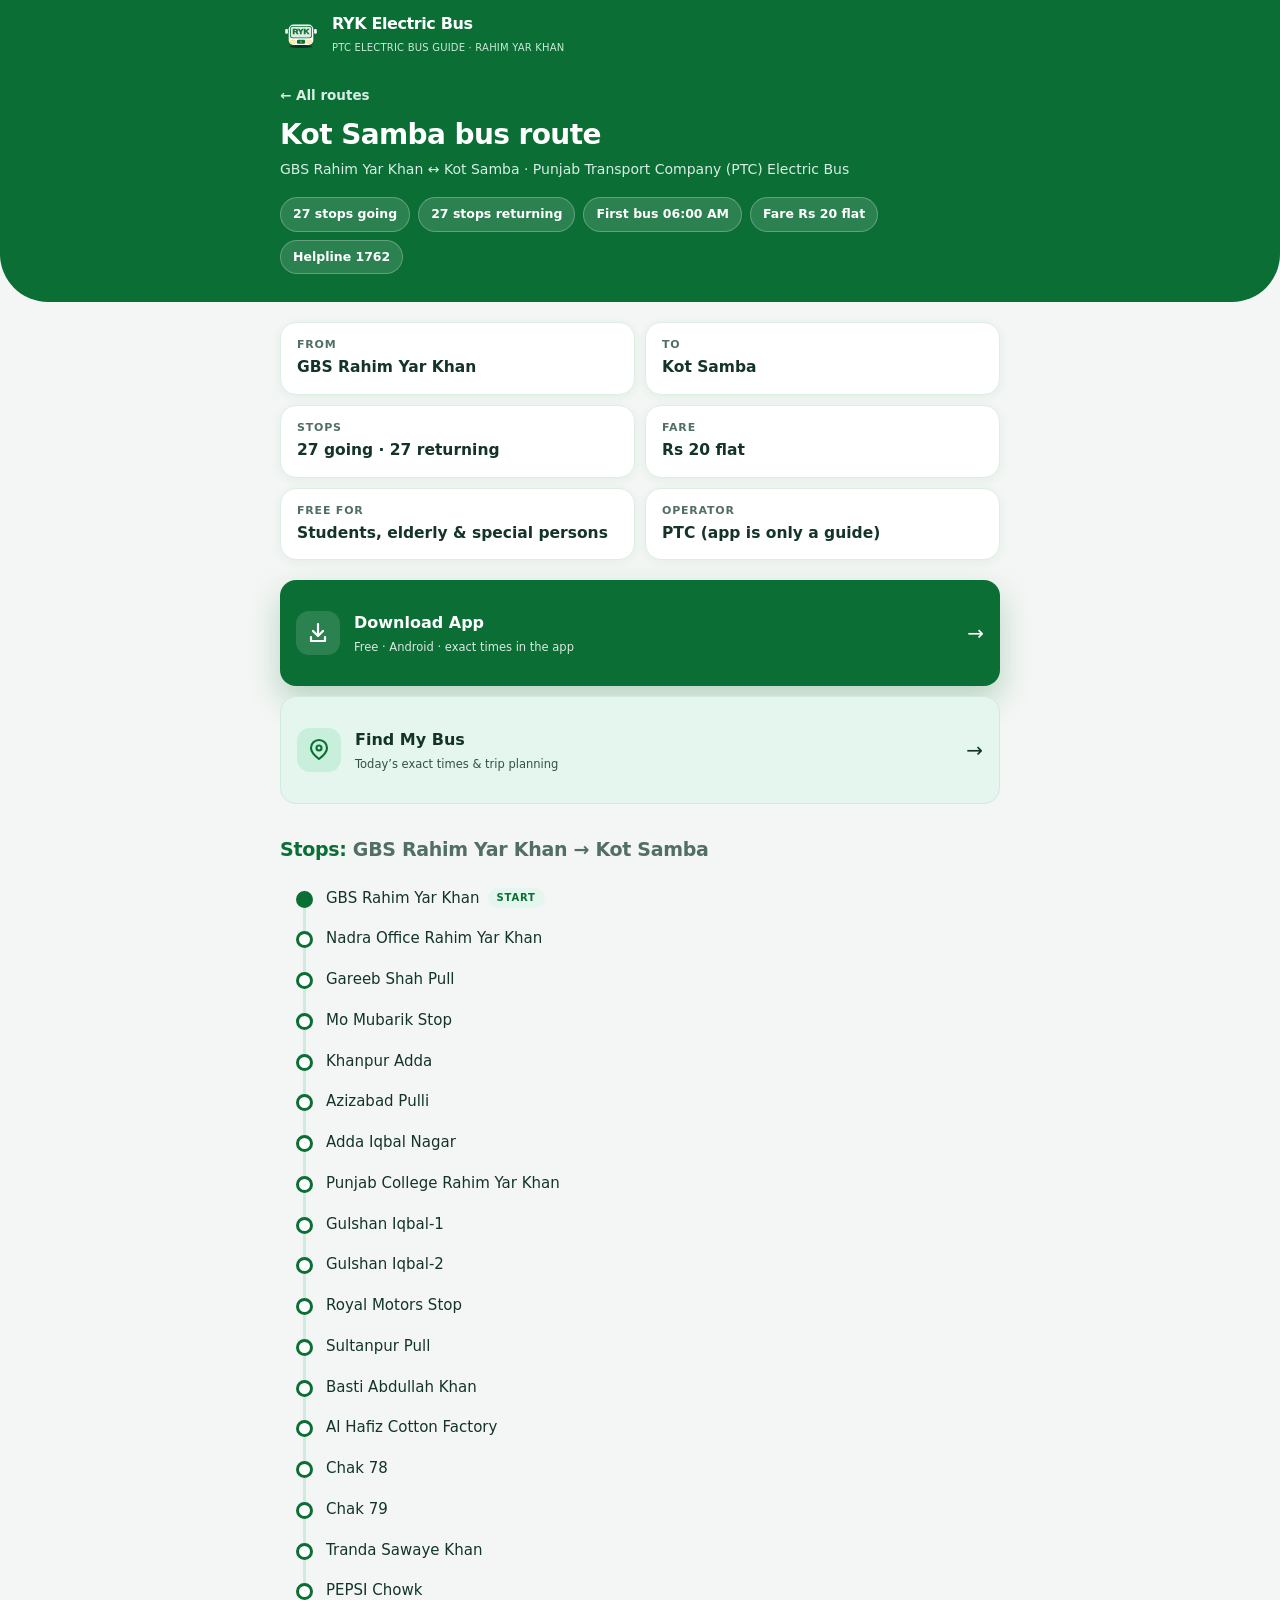
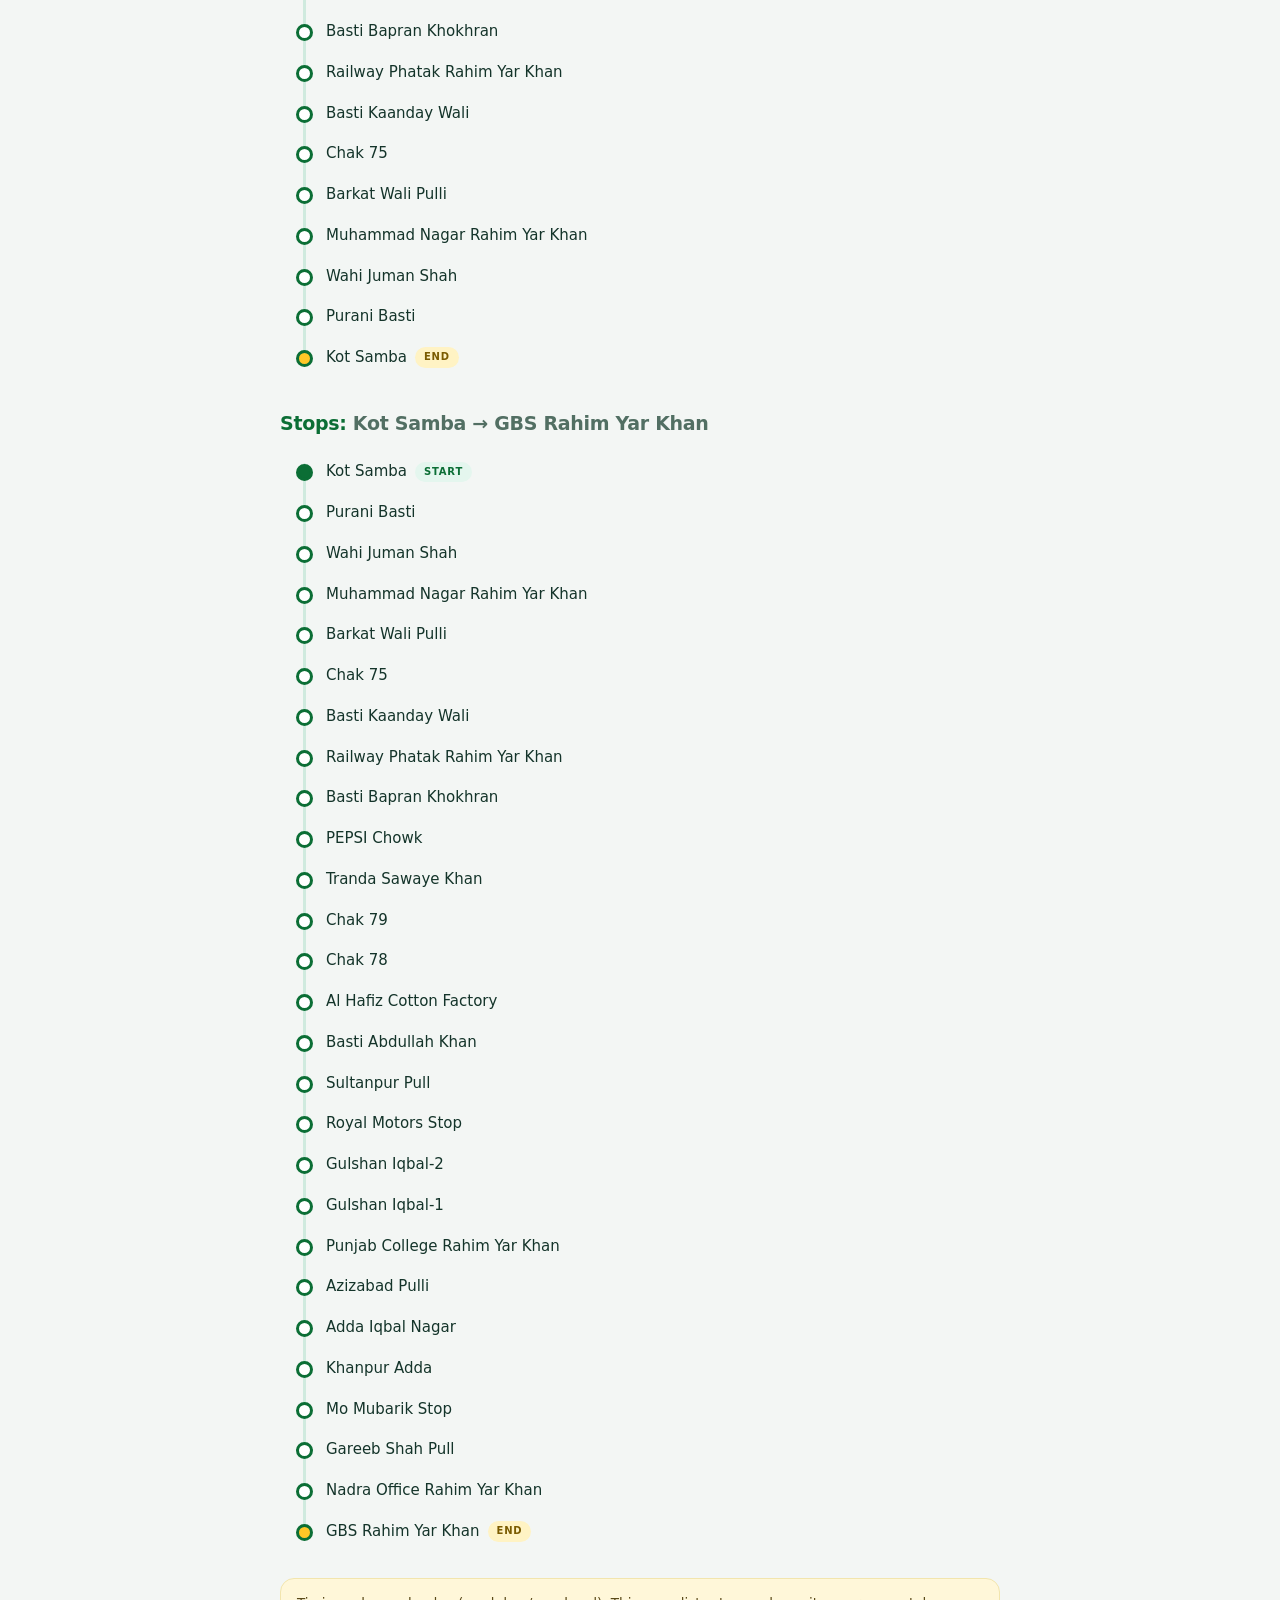
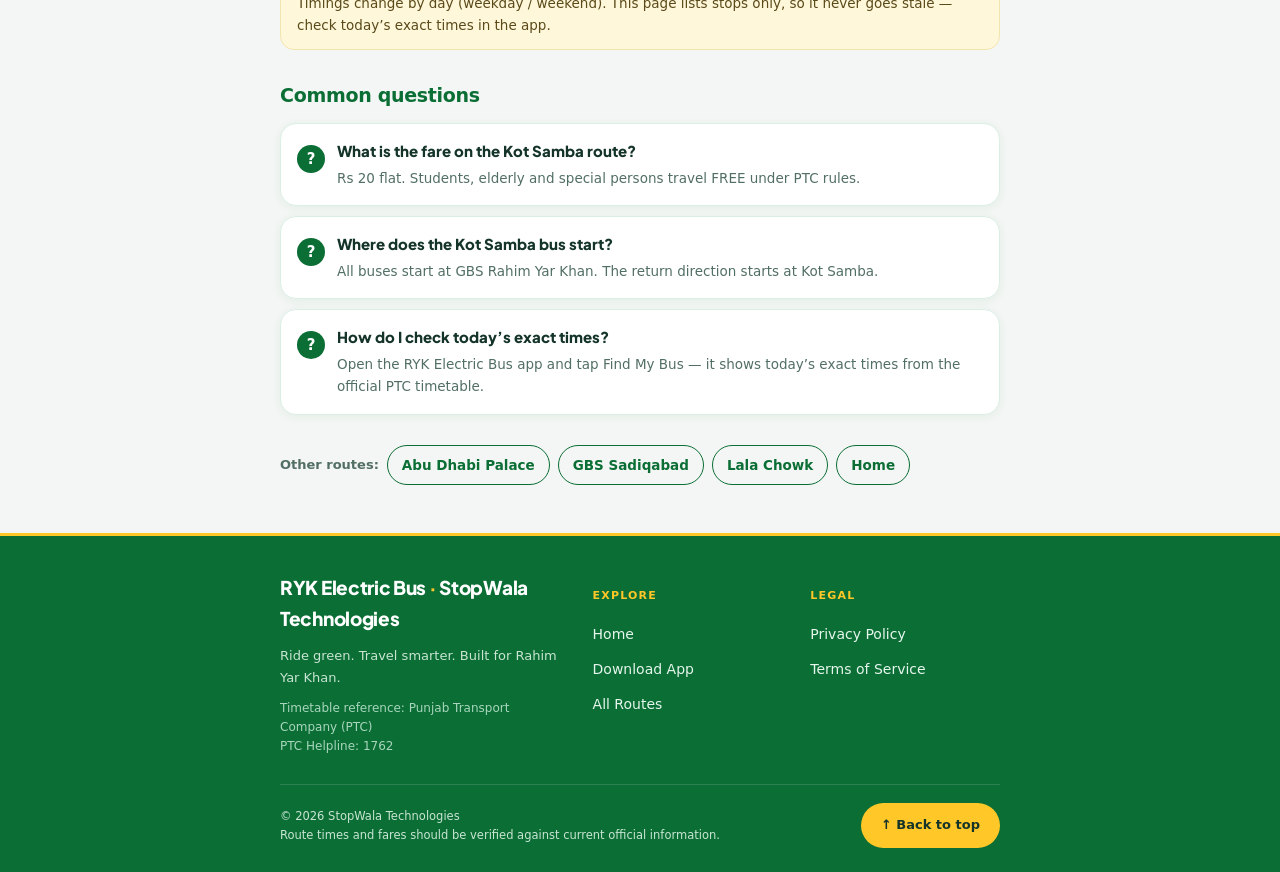
<file: route-kot-samba.html>
<!DOCTYPE html>
<html lang="en">
<head>
<meta charset="UTF-8">
<meta http-equiv="Cache-Control" content="no-cache, no-store, must-revalidate">
<meta http-equiv="Pragma" content="no-cache">
<meta http-equiv="Expires" content="0">
<meta name="viewport" content="width=device-width, initial-scale=1">
<title>Kot Samba Bus Route — RYK Electric Bus | Rahim Yar Khan PTC Timings</title>
<meta name="description" content="Kot Samba PTC electric bus route in Rahim Yar Khan: all stops from GBS Rahim Yar Khan to Kot Samba, fare Rs 20, helpline 1762. Exact daily timings in the free RYK Electric Bus app.">
<link rel="canonical" href="https://rykbus.dpdns.org/route-kot-samba.html">
<style>
  @font-face{font-family:'Plus Jakarta Sans';font-style:normal;font-weight:800;font-display:swap;src:url(fonts/plus-jakarta-sans-latin.woff2) format('woff2')}
  body{font-family:system-ui,-apple-system,'Segoe UI',Roboto,sans-serif;margin:0;background:#f3f6f4;color:#14342a;line-height:1.65}
  a{color:#0B6E35}
  .topbar{background:#0B6E35;color:#fff}
  .nav{max-width:720px;margin:0 auto;padding:0 18px;min-height:68px;display:flex;align-items:center;gap:10px}
  .brandmark{width:42px;height:42px;border-radius:13px;flex:none;overflow:hidden}
  .brandmark img{width:42px;height:42px;display:block}
  .brand{min-width:0;flex:1}
  .brand a{color:#fff;text-decoration:none;font-weight:850;font-size:16px;letter-spacing:-.4px}
  .brand p{margin:3px 0 0;color:#c8e9d9;font-size:10px;letter-spacing:.2px}
  .hero{background:#0B6E35;color:#fff;border-radius:0 0 48px 48px;padding:10px 0 28px}
  .hero-in{max-width:720px;margin:0 auto;padding:0 18px}
  .back{display:inline-block;color:#d8eee4;text-decoration:none;font-weight:700;font-size:13.5px;margin:6px 0 12px}
  .hero h1{font-size:28px;line-height:1.2;letter-spacing:-.6px;margin:0 0 6px}
  .hero .sub{color:#d8eee4;font-size:14px;margin:0 0 16px}
  .pills{display:flex;flex-wrap:wrap;gap:8px}
  .pills span{display:inline-block;background:#ffffff22;border:1px solid #ffffff40;color:#fff;font-size:12.5px;font-weight:700;padding:6px 12px;border-radius:99px}
  main{max-width:720px;margin:0 auto;padding:20px 18px 48px}
  .tiles{display:grid;grid-template-columns:1fr 1fr;gap:10px;margin:0 0 20px}
  .tile{background:#fff;border:1px solid #dcefe4;border-radius:16px;padding:13px 16px;box-shadow:0 2px 10px #0b6e3510}
  .tile small{display:block;font-size:11px;font-weight:800;letter-spacing:.8px;color:#526f63;text-transform:uppercase}
  .tile b{font-size:15.5px}
  .cta{display:grid;grid-template-columns:1fr;gap:10px;margin:0 0 24px}
  .cta a{display:flex;align-items:center;gap:14px;padding:15px 16px;border-radius:16px;text-decoration:none;min-height:76px}
  .cta .ic{width:44px;height:44px;flex:none;border-radius:13px;display:grid;place-items:center}
  .cta .ic svg{width:24px;height:24px}
  .cta strong{display:block;font-size:16px}
  .cta small{display:block;font-size:11.5px;margin-top:2px;opacity:.85}
  .cta .ar{font-size:20px;margin-left:auto}
  .cta .dl{background:#0B6E35;color:#fff;box-shadow:0 14px 30px #0b6e3540}
  .cta .dl .ic{background:#ffffff22;color:#fff}
  .cta .find{background:#e4f6ee;color:#14342a;border:1px solid #cfeade}
  .cta .find .ic{background:#c8efdc;color:#0B6E35}
  h2{font-size:19px;margin:30px 0 4px;color:#0B6E35;letter-spacing:-.3px}
  h2 .dir{color:#526f63;font-weight:700}
  .tl{list-style:none;padding-left:8px;margin:12px 0 0;position:relative}
  .tl::before{content:"";position:absolute;left:23px;top:12px;bottom:12px;width:3px;background:#cfeade;border-radius:99px}
  .tl li{position:relative;padding:8px 0 8px 38px;font-size:15px}
  .tl li::before{content:"";position:absolute;left:8px;top:13px;width:17px;height:17px;border-radius:99px;background:#fff;border:3px solid #0B6E35;box-sizing:border-box;z-index:1}
  .tl li.first::before{background:#0B6E35}
  .tl li.last::before{background:#FFC727;border-color:#0B6E35}
  .tl .tag{display:inline-block;margin-left:8px;font-size:10px;font-weight:800;letter-spacing:.8px;padding:2px 9px;border-radius:99px;background:#e4f6ee;color:#0B6E35;vertical-align:middle}
  .tl .tag.end{background:#fff3c4;color:#7a5b00}
  .note{background:#fff7d9;border:1px solid #f2e5ad;border-radius:14px;padding:13px 16px;font-size:13.5px;color:#5a4a1a;margin-top:26px}
  .faq{display:grid;gap:10px;margin-top:12px}
  .faq>div{background:#fff;border:1px solid #dcefe4;border-radius:16px;padding:16px;box-shadow:0 2px 10px #0b6e3510;display:flex;gap:12px;align-items:flex-start}
  .faq .q{width:28px;height:28px;flex:none;border-radius:99px;background:#0B6E35;color:#fff;display:grid;place-items:center;font-weight:800;font-size:15px}
  .faq b{display:block;font-family:'Plus Jakarta Sans',system-ui,sans-serif;font-size:15px;font-weight:800;line-height:1.45}
  .faq span{display:block;font-size:13.5px;color:#526f63;line-height:1.65;margin-top:5px}
  nav.other{margin-top:30px;display:flex;flex-wrap:wrap;gap:8px;align-items:center}
  nav.other .lbl{font-size:13px;font-weight:800;color:#526f63}
  .pill{display:inline-block;padding:8px 14px;border-radius:99px;border:1.5px solid #0B6E35;color:#0B6E35;text-decoration:none;font-weight:700;font-size:13.5px}
  footer{background:#0B6E35;color:#e5f6ed;padding:36px 18px 24px;border-top:3px solid #FFC727}
  footer .fin{max-width:720px;margin:0 auto}
  .foot-grid{display:grid;grid-template-columns:1.5fr 1fr 1fr;gap:28px}
  .foot-brand{font-family:'Plus Jakarta Sans',system-ui,sans-serif;font-size:19px;font-weight:800;color:#fff;letter-spacing:-.3px}
  .foot-tag{font-size:13px;line-height:1.7;color:#c8e5d3;margin-top:10px}
  .foot-ref{font-size:12px;color:#a8d6bd;margin-top:10px;line-height:1.6}
  .foot-col h4{font-size:11px;letter-spacing:1.2px;text-transform:uppercase;color:#FFC727;margin-bottom:12px}
  .foot-col a{display:block;color:#e5f6ed;text-decoration:none;font-size:14px;padding:6px 0}
  .foot-bottom{border-top:1px solid #ffffff20;margin-top:28px;padding-top:18px;display:flex;justify-content:space-between;align-items:center;gap:16px;flex-wrap:wrap;color:#c8e5d3;font-size:11.5px;line-height:1.6}
  .to-top{background:#FFC727;color:#14342a;border:0;border-radius:999px;padding:12px 20px;font-size:13px;font-weight:800;cursor:pointer;white-space:nowrap;text-decoration:none;box-sizing:border-box}
  @media(max-width:600px){.foot-grid{grid-template-columns:1fr;gap:26px}.foot-bottom{flex-direction:column;align-items:flex-start}.to-top{width:100%;text-align:center}}
  footer a{color:#c8e9d9}
  @media(max-width:560px){.hero h1{font-size:24px}.tiles{grid-template-columns:1fr 1fr}}
</style>
</head>
<body>
<header class="topbar"><div class="nav">
<span class="brandmark"><a href="index.html"><img src="app-icon.svg" width="42" height="42" alt="RYK Bus logo"></a></span>
<div class="brand"><a href="index.html">RYK Electric Bus</a><p>PTC ELECTRIC BUS GUIDE · RAHIM YAR KHAN</p></div>
</div></header>
<section class="hero"><div class="hero-in">
<a class="back" href="index.html#routes">← All routes</a>
<h1>Kot Samba bus route</h1>
<p class="sub">GBS Rahim Yar Khan ↔ Kot Samba · Punjab Transport Company (PTC) Electric Bus</p>
<div class="pills"><span>27 stops going</span><span>27 stops returning</span><span>First bus 06:00 AM</span><span>Fare Rs 20 flat</span><span>Helpline 1762</span></div>
</div></section>
<main>
<div class="tiles">
<div class="tile"><small>From</small><b>GBS Rahim Yar Khan</b></div>
<div class="tile"><small>To</small><b>Kot Samba</b></div>
<div class="tile"><small>Stops</small><b>27 going · 27 returning</b></div>
<div class="tile"><small>Fare</small><b>Rs 20 flat</b></div>
<div class="tile"><small>Free for</small><b>Students, elderly &amp; special persons</b></div>
<div class="tile"><small>Operator</small><b>PTC (app is only a guide)</b></div>
</div>
<div class="cta">
<a class="dl" href="RYK-Electric-Bus-v1.11.apk"><span class="ic"><svg viewBox="0 0 24 24" fill="none" stroke="currentColor" stroke-width="2.2" stroke-linecap="round" stroke-linejoin="round"><path d="M12 3v12m-5-5 5 5 5-5"/><path d="M5 16v4h14v-4"/></svg></span><span><strong>Download App</strong><small>Free · Android · exact times in the app</small></span><span class="ar">→</span></a>
<a class="find" href="app.html"><span class="ic"><svg viewBox="0 0 24 24" fill="none" stroke="currentColor" stroke-width="2.1" stroke-linecap="round" stroke-linejoin="round"><path d="M20 10c0 5-8 11-8 11S4 15 4 10a8 8 0 1 1 16 0Z"/><circle cx="12" cy="10" r="2.5"/></svg></span><span><strong>Find My Bus</strong><small>Today’s exact times &amp; trip planning</small></span><span class="ar">→</span></a>
</div>
<h2>Stops: <span class="dir">GBS Rahim Yar Khan → Kot Samba</span></h2>
<ol class="tl">
  <li class="first">GBS Rahim Yar Khan<span class="tag">START</span></li>
  <li class="">Nadra Office Rahim Yar Khan</li>
  <li class="">Gareeb Shah Pull</li>
  <li class="">Mo Mubarik Stop</li>
  <li class="">Khanpur Adda</li>
  <li class="">Azizabad Pulli</li>
  <li class="">Adda Iqbal Nagar</li>
  <li class="">Punjab College Rahim Yar Khan</li>
  <li class="">Gulshan Iqbal-1</li>
  <li class="">Gulshan Iqbal-2</li>
  <li class="">Royal Motors Stop</li>
  <li class="">Sultanpur Pull</li>
  <li class="">Basti Abdullah Khan</li>
  <li class="">Al Hafiz Cotton Factory</li>
  <li class="">Chak 78</li>
  <li class="">Chak 79</li>
  <li class="">Tranda Sawaye Khan</li>
  <li class="">PEPSI Chowk</li>
  <li class="">Basti Bapran Khokhran</li>
  <li class="">Railway Phatak Rahim Yar Khan</li>
  <li class="">Basti Kaanday Wali</li>
  <li class="">Chak 75</li>
  <li class="">Barkat Wali Pulli</li>
  <li class="">Muhammad Nagar Rahim Yar Khan</li>
  <li class="">Wahi Juman Shah</li>
  <li class="">Purani Basti</li>
  <li class="last">Kot Samba<span class="tag end">END</span></li>
</ol>
<h2>Stops: <span class="dir">Kot Samba → GBS Rahim Yar Khan</span></h2>
<ol class="tl">
  <li class="first">Kot Samba<span class="tag">START</span></li>
  <li class="">Purani Basti</li>
  <li class="">Wahi Juman Shah</li>
  <li class="">Muhammad Nagar Rahim Yar Khan</li>
  <li class="">Barkat Wali Pulli</li>
  <li class="">Chak 75</li>
  <li class="">Basti Kaanday Wali</li>
  <li class="">Railway Phatak Rahim Yar Khan</li>
  <li class="">Basti Bapran Khokhran</li>
  <li class="">PEPSI Chowk</li>
  <li class="">Tranda Sawaye Khan</li>
  <li class="">Chak 79</li>
  <li class="">Chak 78</li>
  <li class="">Al Hafiz Cotton Factory</li>
  <li class="">Basti Abdullah Khan</li>
  <li class="">Sultanpur Pull</li>
  <li class="">Royal Motors Stop</li>
  <li class="">Gulshan Iqbal-2</li>
  <li class="">Gulshan Iqbal-1</li>
  <li class="">Punjab College Rahim Yar Khan</li>
  <li class="">Azizabad Pulli</li>
  <li class="">Adda Iqbal Nagar</li>
  <li class="">Khanpur Adda</li>
  <li class="">Mo Mubarik Stop</li>
  <li class="">Gareeb Shah Pull</li>
  <li class="">Nadra Office Rahim Yar Khan</li>
  <li class="last">GBS Rahim Yar Khan<span class="tag end">END</span></li>
</ol>
<p class="note">Timings change by day (weekday / weekend). This page lists stops only, so it never goes stale — check today’s exact times in the app.</p>
<h2>Common questions</h2>
<div class="faq">
<div><span class="q">?</span><div><b>What is the fare on the Kot Samba route?</b><span>Rs 20 flat. Students, elderly and special persons travel FREE under PTC rules.</span></div></div>
<div><span class="q">?</span><div><b>Where does the Kot Samba bus start?</b><span>All buses start at GBS Rahim Yar Khan. The return direction starts at Kot Samba.</span></div></div>
<div><span class="q">?</span><div><b>How do I check today’s exact times?</b><span>Open the RYK Electric Bus app and tap Find My Bus — it shows today’s exact times from the official PTC timetable.</span></div></div>
</div>
<nav class="other"><span class="lbl">Other routes:</span><a class="pill" href="route-abu-dhabi-palace.html">Abu Dhabi Palace</a>
<a class="pill" href="route-gbs-sadiqabad.html">GBS Sadiqabad</a>
<a class="pill" href="route-lala-chowk.html">Lala Chowk</a><a class="pill" href="index.html">Home</a></nav>
</main>
<footer><div class="fin"><div class="foot-grid">
<div><div class="foot-brand">RYK Electric Bus <span style="color:#FFC727">·</span> StopWala Technologies</div><div class="foot-tag">Ride green. Travel smarter. Built for Rahim Yar Khan.</div><div class="foot-ref">Timetable reference: Punjab Transport Company (PTC)<br>PTC Helpline: 1762</div></div>
<div class="foot-col"><h4>Explore</h4><a href="index.html">Home</a><a href="download.html">Download App</a><a href="index.html#routes">All Routes</a></div>
<div class="foot-col"><h4>Legal</h4><a href="privacy.html">Privacy Policy</a><a href="terms.html">Terms of Service</a></div>
</div>
<div class="foot-bottom"><span>© 2026 StopWala Technologies<br>Route times and fares should be verified against current official information.</span><a class="to-top" href="#" onclick="window.scrollTo({top:0,behavior:'smooth'});return false">↑ Back to top</a></div></div></footer>
<script>
/* ryk-ver-check: page khulte hi version.json se taza version lo — purani cached page ka Download button khud theek ho jaye. Fetch fail/offline ho to hardcoded link waisa hi rehta hai. */
(function(){try{var links=document.querySelectorAll('a[href$=".apk"]');if(!links.length||!window.fetch)return;var oldVer=null;for(var i=0;i<links.length;i++){var m=links[i].getAttribute('href').match(/-v([\d.]+)\.apk$/);if(m){oldVer=m[1];break;}}fetch('version.json?t='+Date.now()).then(function(r){if(!r.ok)throw new Error('no version');return r.json();}).then(function(v){if(!v||!v.apkUrl||!v.versionName)return;for(var j=0;j<links.length;j++){links[j].href=v.apkUrl;}if(oldVer&&v.versionName!==oldVer){var from='v'+oldVer,to='v'+v.versionName;var w=document.createTreeWalker(document.body,NodeFilter.SHOW_TEXT,null);var ns=[];while(w.nextNode())ns.push(w.currentNode);for(var k=0;k<ns.length;k++){if(ns[k].nodeValue.indexOf(from)>-1)ns[k].nodeValue=ns[k].nodeValue.split(from).join(to);}var els=document.querySelectorAll('[data-en],[data-ur],[data-rom]');var attrs=['data-en','data-ur','data-rom'];for(var a=0;a<els.length;a++){for(var b=0;b<attrs.length;b++){var val=els[a].getAttribute(attrs[b]);if(val&&val.indexOf(from)>-1)els[a].setAttribute(attrs[b],val.split(from).join(to));}}}}).catch(function(){});}catch(e){}})();
</script>
</body>
</html>
</file>
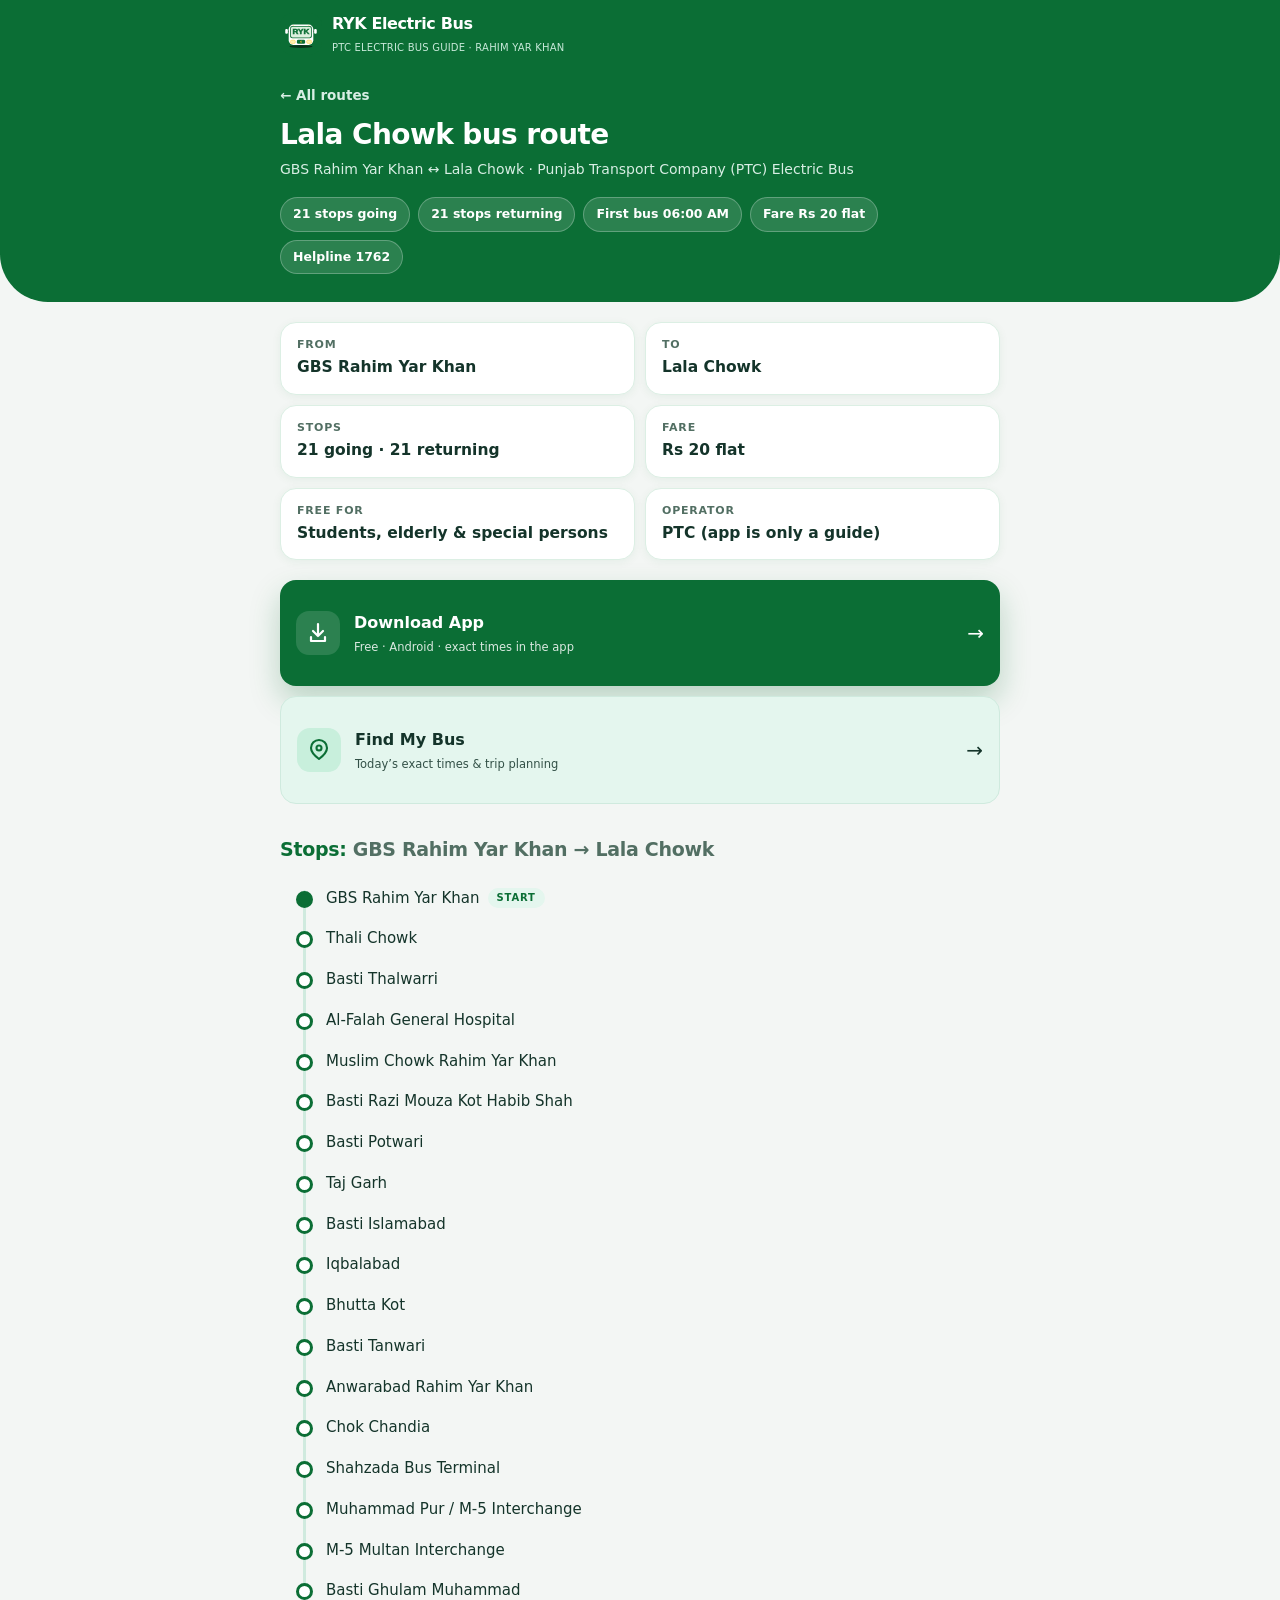
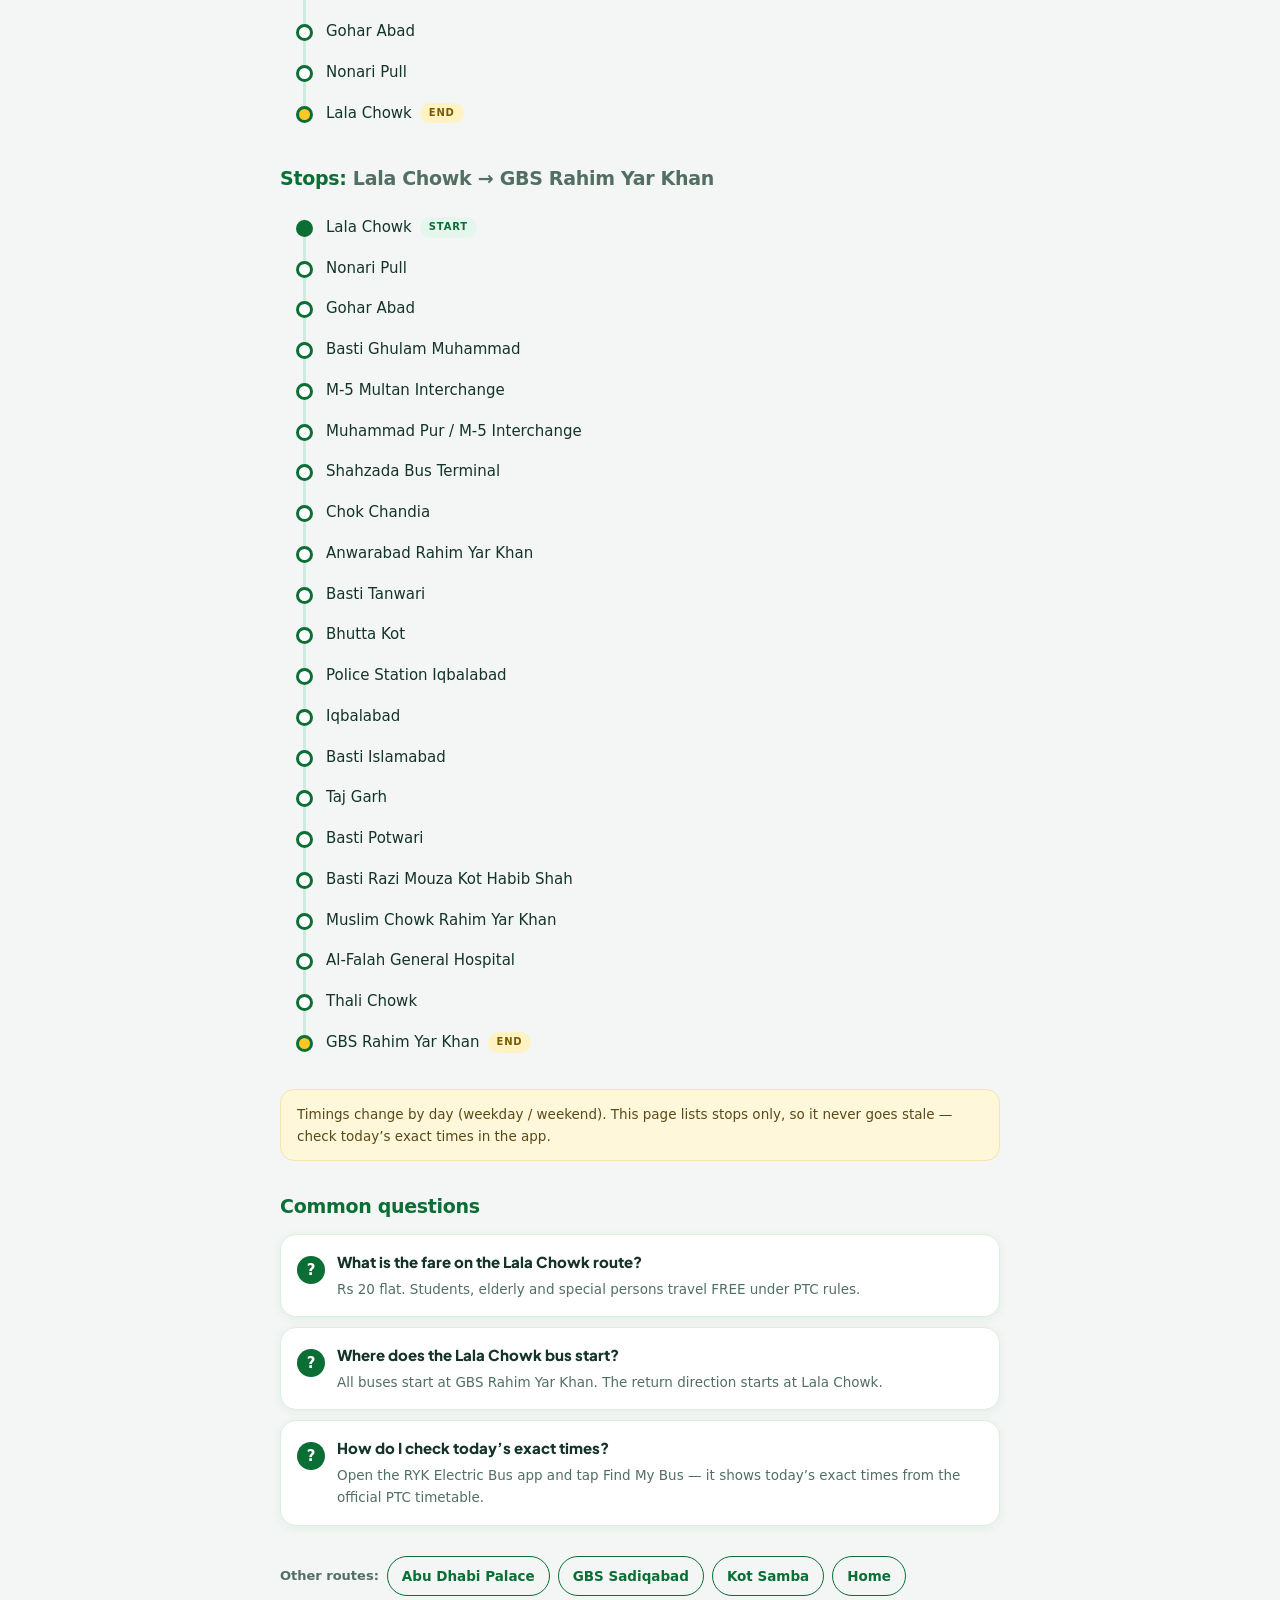
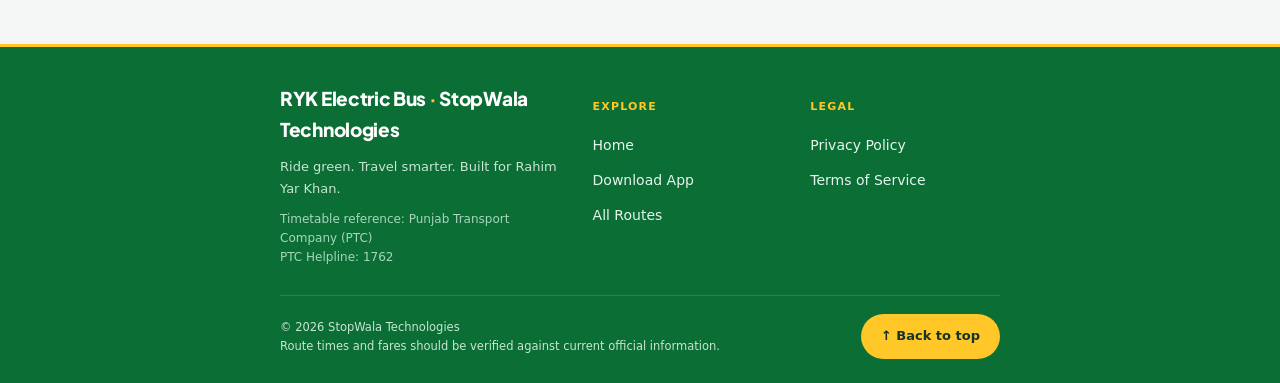
<file: route-lala-chowk.html>
<!DOCTYPE html>
<html lang="en">
<head>
<meta charset="UTF-8">
<meta http-equiv="Cache-Control" content="no-cache, no-store, must-revalidate">
<meta http-equiv="Pragma" content="no-cache">
<meta http-equiv="Expires" content="0">
<meta name="viewport" content="width=device-width, initial-scale=1">
<title>Lala Chowk Bus Route — RYK Electric Bus | Rahim Yar Khan PTC Timings</title>
<meta name="description" content="Lala Chowk PTC electric bus route in Rahim Yar Khan: all stops from GBS Rahim Yar Khan to Lala Chowk, fare Rs 20, helpline 1762. Exact daily timings in the free RYK Electric Bus app.">
<link rel="canonical" href="https://rykbus.dpdns.org/route-lala-chowk.html">
<style>
  @font-face{font-family:'Plus Jakarta Sans';font-style:normal;font-weight:800;font-display:swap;src:url(fonts/plus-jakarta-sans-latin.woff2) format('woff2')}
  body{font-family:system-ui,-apple-system,'Segoe UI',Roboto,sans-serif;margin:0;background:#f3f6f4;color:#14342a;line-height:1.65}
  a{color:#0B6E35}
  .topbar{background:#0B6E35;color:#fff}
  .nav{max-width:720px;margin:0 auto;padding:0 18px;min-height:68px;display:flex;align-items:center;gap:10px}
  .brandmark{width:42px;height:42px;border-radius:13px;flex:none;overflow:hidden}
  .brandmark img{width:42px;height:42px;display:block}
  .brand{min-width:0;flex:1}
  .brand a{color:#fff;text-decoration:none;font-weight:850;font-size:16px;letter-spacing:-.4px}
  .brand p{margin:3px 0 0;color:#c8e9d9;font-size:10px;letter-spacing:.2px}
  .hero{background:#0B6E35;color:#fff;border-radius:0 0 48px 48px;padding:10px 0 28px}
  .hero-in{max-width:720px;margin:0 auto;padding:0 18px}
  .back{display:inline-block;color:#d8eee4;text-decoration:none;font-weight:700;font-size:13.5px;margin:6px 0 12px}
  .hero h1{font-size:28px;line-height:1.2;letter-spacing:-.6px;margin:0 0 6px}
  .hero .sub{color:#d8eee4;font-size:14px;margin:0 0 16px}
  .pills{display:flex;flex-wrap:wrap;gap:8px}
  .pills span{display:inline-block;background:#ffffff22;border:1px solid #ffffff40;color:#fff;font-size:12.5px;font-weight:700;padding:6px 12px;border-radius:99px}
  main{max-width:720px;margin:0 auto;padding:20px 18px 48px}
  .tiles{display:grid;grid-template-columns:1fr 1fr;gap:10px;margin:0 0 20px}
  .tile{background:#fff;border:1px solid #dcefe4;border-radius:16px;padding:13px 16px;box-shadow:0 2px 10px #0b6e3510}
  .tile small{display:block;font-size:11px;font-weight:800;letter-spacing:.8px;color:#526f63;text-transform:uppercase}
  .tile b{font-size:15.5px}
  .cta{display:grid;grid-template-columns:1fr;gap:10px;margin:0 0 24px}
  .cta a{display:flex;align-items:center;gap:14px;padding:15px 16px;border-radius:16px;text-decoration:none;min-height:76px}
  .cta .ic{width:44px;height:44px;flex:none;border-radius:13px;display:grid;place-items:center}
  .cta .ic svg{width:24px;height:24px}
  .cta strong{display:block;font-size:16px}
  .cta small{display:block;font-size:11.5px;margin-top:2px;opacity:.85}
  .cta .ar{font-size:20px;margin-left:auto}
  .cta .dl{background:#0B6E35;color:#fff;box-shadow:0 14px 30px #0b6e3540}
  .cta .dl .ic{background:#ffffff22;color:#fff}
  .cta .find{background:#e4f6ee;color:#14342a;border:1px solid #cfeade}
  .cta .find .ic{background:#c8efdc;color:#0B6E35}
  h2{font-size:19px;margin:30px 0 4px;color:#0B6E35;letter-spacing:-.3px}
  h2 .dir{color:#526f63;font-weight:700}
  .tl{list-style:none;padding-left:8px;margin:12px 0 0;position:relative}
  .tl::before{content:"";position:absolute;left:23px;top:12px;bottom:12px;width:3px;background:#cfeade;border-radius:99px}
  .tl li{position:relative;padding:8px 0 8px 38px;font-size:15px}
  .tl li::before{content:"";position:absolute;left:8px;top:13px;width:17px;height:17px;border-radius:99px;background:#fff;border:3px solid #0B6E35;box-sizing:border-box;z-index:1}
  .tl li.first::before{background:#0B6E35}
  .tl li.last::before{background:#FFC727;border-color:#0B6E35}
  .tl .tag{display:inline-block;margin-left:8px;font-size:10px;font-weight:800;letter-spacing:.8px;padding:2px 9px;border-radius:99px;background:#e4f6ee;color:#0B6E35;vertical-align:middle}
  .tl .tag.end{background:#fff3c4;color:#7a5b00}
  .note{background:#fff7d9;border:1px solid #f2e5ad;border-radius:14px;padding:13px 16px;font-size:13.5px;color:#5a4a1a;margin-top:26px}
  .faq{display:grid;gap:10px;margin-top:12px}
  .faq>div{background:#fff;border:1px solid #dcefe4;border-radius:16px;padding:16px;box-shadow:0 2px 10px #0b6e3510;display:flex;gap:12px;align-items:flex-start}
  .faq .q{width:28px;height:28px;flex:none;border-radius:99px;background:#0B6E35;color:#fff;display:grid;place-items:center;font-weight:800;font-size:15px}
  .faq b{display:block;font-family:'Plus Jakarta Sans',system-ui,sans-serif;font-size:15px;font-weight:800;line-height:1.45}
  .faq span{display:block;font-size:13.5px;color:#526f63;line-height:1.65;margin-top:5px}
  nav.other{margin-top:30px;display:flex;flex-wrap:wrap;gap:8px;align-items:center}
  nav.other .lbl{font-size:13px;font-weight:800;color:#526f63}
  .pill{display:inline-block;padding:8px 14px;border-radius:99px;border:1.5px solid #0B6E35;color:#0B6E35;text-decoration:none;font-weight:700;font-size:13.5px}
  footer{background:#0B6E35;color:#e5f6ed;padding:36px 18px 24px;border-top:3px solid #FFC727}
  footer .fin{max-width:720px;margin:0 auto}
  .foot-grid{display:grid;grid-template-columns:1.5fr 1fr 1fr;gap:28px}
  .foot-brand{font-family:'Plus Jakarta Sans',system-ui,sans-serif;font-size:19px;font-weight:800;color:#fff;letter-spacing:-.3px}
  .foot-tag{font-size:13px;line-height:1.7;color:#c8e5d3;margin-top:10px}
  .foot-ref{font-size:12px;color:#a8d6bd;margin-top:10px;line-height:1.6}
  .foot-col h4{font-size:11px;letter-spacing:1.2px;text-transform:uppercase;color:#FFC727;margin-bottom:12px}
  .foot-col a{display:block;color:#e5f6ed;text-decoration:none;font-size:14px;padding:6px 0}
  .foot-bottom{border-top:1px solid #ffffff20;margin-top:28px;padding-top:18px;display:flex;justify-content:space-between;align-items:center;gap:16px;flex-wrap:wrap;color:#c8e5d3;font-size:11.5px;line-height:1.6}
  .to-top{background:#FFC727;color:#14342a;border:0;border-radius:999px;padding:12px 20px;font-size:13px;font-weight:800;cursor:pointer;white-space:nowrap;text-decoration:none;box-sizing:border-box}
  @media(max-width:600px){.foot-grid{grid-template-columns:1fr;gap:26px}.foot-bottom{flex-direction:column;align-items:flex-start}.to-top{width:100%;text-align:center}}
  footer a{color:#c8e9d9}
  @media(max-width:560px){.hero h1{font-size:24px}.tiles{grid-template-columns:1fr 1fr}}
</style>
</head>
<body>
<header class="topbar"><div class="nav">
<span class="brandmark"><a href="index.html"><img src="app-icon.svg" width="42" height="42" alt="RYK Bus logo"></a></span>
<div class="brand"><a href="index.html">RYK Electric Bus</a><p>PTC ELECTRIC BUS GUIDE · RAHIM YAR KHAN</p></div>
</div></header>
<section class="hero"><div class="hero-in">
<a class="back" href="index.html#routes">← All routes</a>
<h1>Lala Chowk bus route</h1>
<p class="sub">GBS Rahim Yar Khan ↔ Lala Chowk · Punjab Transport Company (PTC) Electric Bus</p>
<div class="pills"><span>21 stops going</span><span>21 stops returning</span><span>First bus 06:00 AM</span><span>Fare Rs 20 flat</span><span>Helpline 1762</span></div>
</div></section>
<main>
<div class="tiles">
<div class="tile"><small>From</small><b>GBS Rahim Yar Khan</b></div>
<div class="tile"><small>To</small><b>Lala Chowk</b></div>
<div class="tile"><small>Stops</small><b>21 going · 21 returning</b></div>
<div class="tile"><small>Fare</small><b>Rs 20 flat</b></div>
<div class="tile"><small>Free for</small><b>Students, elderly &amp; special persons</b></div>
<div class="tile"><small>Operator</small><b>PTC (app is only a guide)</b></div>
</div>
<div class="cta">
<a class="dl" href="RYK-Electric-Bus-v1.11.apk"><span class="ic"><svg viewBox="0 0 24 24" fill="none" stroke="currentColor" stroke-width="2.2" stroke-linecap="round" stroke-linejoin="round"><path d="M12 3v12m-5-5 5 5 5-5"/><path d="M5 16v4h14v-4"/></svg></span><span><strong>Download App</strong><small>Free · Android · exact times in the app</small></span><span class="ar">→</span></a>
<a class="find" href="app.html"><span class="ic"><svg viewBox="0 0 24 24" fill="none" stroke="currentColor" stroke-width="2.1" stroke-linecap="round" stroke-linejoin="round"><path d="M20 10c0 5-8 11-8 11S4 15 4 10a8 8 0 1 1 16 0Z"/><circle cx="12" cy="10" r="2.5"/></svg></span><span><strong>Find My Bus</strong><small>Today’s exact times &amp; trip planning</small></span><span class="ar">→</span></a>
</div>
<h2>Stops: <span class="dir">GBS Rahim Yar Khan → Lala Chowk</span></h2>
<ol class="tl">
  <li class="first">GBS Rahim Yar Khan<span class="tag">START</span></li>
  <li class="">Thali Chowk</li>
  <li class="">Basti Thalwarri</li>
  <li class="">Al-Falah General Hospital</li>
  <li class="">Muslim Chowk Rahim Yar Khan</li>
  <li class="">Basti Razi Mouza Kot Habib Shah</li>
  <li class="">Basti Potwari</li>
  <li class="">Taj Garh</li>
  <li class="">Basti Islamabad</li>
  <li class="">Iqbalabad</li>
  <li class="">Bhutta Kot</li>
  <li class="">Basti Tanwari</li>
  <li class="">Anwarabad Rahim Yar Khan</li>
  <li class="">Chok Chandia</li>
  <li class="">Shahzada Bus Terminal</li>
  <li class="">Muhammad Pur / M-5 Interchange</li>
  <li class="">M-5 Multan Interchange</li>
  <li class="">Basti Ghulam Muhammad</li>
  <li class="">Gohar Abad</li>
  <li class="">Nonari Pull</li>
  <li class="last">Lala Chowk<span class="tag end">END</span></li>
</ol>
<h2>Stops: <span class="dir">Lala Chowk → GBS Rahim Yar Khan</span></h2>
<ol class="tl">
  <li class="first">Lala Chowk<span class="tag">START</span></li>
  <li class="">Nonari Pull</li>
  <li class="">Gohar Abad</li>
  <li class="">Basti Ghulam Muhammad</li>
  <li class="">M-5 Multan Interchange</li>
  <li class="">Muhammad Pur / M-5 Interchange</li>
  <li class="">Shahzada Bus Terminal</li>
  <li class="">Chok Chandia</li>
  <li class="">Anwarabad Rahim Yar Khan</li>
  <li class="">Basti Tanwari</li>
  <li class="">Bhutta Kot</li>
  <li class="">Police Station Iqbalabad</li>
  <li class="">Iqbalabad</li>
  <li class="">Basti Islamabad</li>
  <li class="">Taj Garh</li>
  <li class="">Basti Potwari</li>
  <li class="">Basti Razi Mouza Kot Habib Shah</li>
  <li class="">Muslim Chowk Rahim Yar Khan</li>
  <li class="">Al-Falah General Hospital</li>
  <li class="">Thali Chowk</li>
  <li class="last">GBS Rahim Yar Khan<span class="tag end">END</span></li>
</ol>
<p class="note">Timings change by day (weekday / weekend). This page lists stops only, so it never goes stale — check today’s exact times in the app.</p>
<h2>Common questions</h2>
<div class="faq">
<div><span class="q">?</span><div><b>What is the fare on the Lala Chowk route?</b><span>Rs 20 flat. Students, elderly and special persons travel FREE under PTC rules.</span></div></div>
<div><span class="q">?</span><div><b>Where does the Lala Chowk bus start?</b><span>All buses start at GBS Rahim Yar Khan. The return direction starts at Lala Chowk.</span></div></div>
<div><span class="q">?</span><div><b>How do I check today’s exact times?</b><span>Open the RYK Electric Bus app and tap Find My Bus — it shows today’s exact times from the official PTC timetable.</span></div></div>
</div>
<nav class="other"><span class="lbl">Other routes:</span><a class="pill" href="route-abu-dhabi-palace.html">Abu Dhabi Palace</a>
<a class="pill" href="route-gbs-sadiqabad.html">GBS Sadiqabad</a>
<a class="pill" href="route-kot-samba.html">Kot Samba</a><a class="pill" href="index.html">Home</a></nav>
</main>
<footer><div class="fin"><div class="foot-grid">
<div><div class="foot-brand">RYK Electric Bus <span style="color:#FFC727">·</span> StopWala Technologies</div><div class="foot-tag">Ride green. Travel smarter. Built for Rahim Yar Khan.</div><div class="foot-ref">Timetable reference: Punjab Transport Company (PTC)<br>PTC Helpline: 1762</div></div>
<div class="foot-col"><h4>Explore</h4><a href="index.html">Home</a><a href="download.html">Download App</a><a href="index.html#routes">All Routes</a></div>
<div class="foot-col"><h4>Legal</h4><a href="privacy.html">Privacy Policy</a><a href="terms.html">Terms of Service</a></div>
</div>
<div class="foot-bottom"><span>© 2026 StopWala Technologies<br>Route times and fares should be verified against current official information.</span><a class="to-top" href="#" onclick="window.scrollTo({top:0,behavior:'smooth'});return false">↑ Back to top</a></div></div></footer>
<script>
/* ryk-ver-check: page khulte hi version.json se taza version lo — purani cached page ka Download button khud theek ho jaye. Fetch fail/offline ho to hardcoded link waisa hi rehta hai. */
(function(){try{var links=document.querySelectorAll('a[href$=".apk"]');if(!links.length||!window.fetch)return;var oldVer=null;for(var i=0;i<links.length;i++){var m=links[i].getAttribute('href').match(/-v([\d.]+)\.apk$/);if(m){oldVer=m[1];break;}}fetch('version.json?t='+Date.now()).then(function(r){if(!r.ok)throw new Error('no version');return r.json();}).then(function(v){if(!v||!v.apkUrl||!v.versionName)return;for(var j=0;j<links.length;j++){links[j].href=v.apkUrl;}if(oldVer&&v.versionName!==oldVer){var from='v'+oldVer,to='v'+v.versionName;var w=document.createTreeWalker(document.body,NodeFilter.SHOW_TEXT,null);var ns=[];while(w.nextNode())ns.push(w.currentNode);for(var k=0;k<ns.length;k++){if(ns[k].nodeValue.indexOf(from)>-1)ns[k].nodeValue=ns[k].nodeValue.split(from).join(to);}var els=document.querySelectorAll('[data-en],[data-ur],[data-rom]');var attrs=['data-en','data-ur','data-rom'];for(var a=0;a<els.length;a++){for(var b=0;b<attrs.length;b++){var val=els[a].getAttribute(attrs[b]);if(val&&val.indexOf(from)>-1)els[a].setAttribute(attrs[b],val.split(from).join(to));}}}}).catch(function(){});}catch(e){}})();
</script>
</body>
</html>
</file>
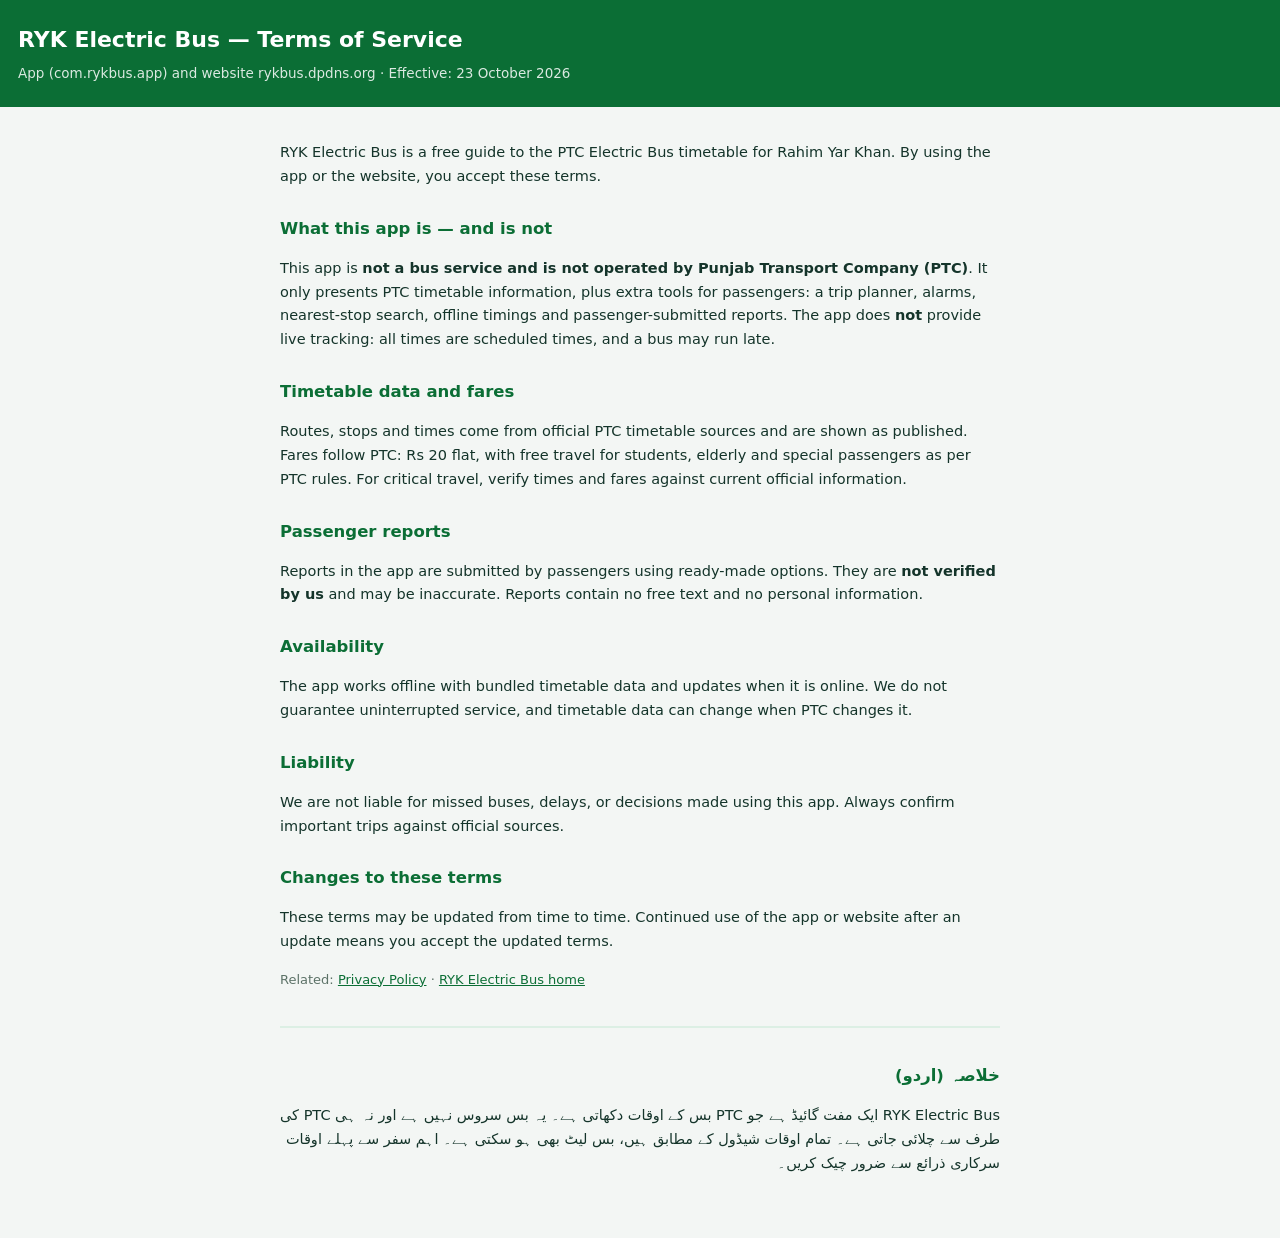
<file: terms.html>
<!DOCTYPE html>
<html lang="en">
<head>
<meta charset="UTF-8">
<meta name="viewport" content="width=device-width, initial-scale=1">
<title>Terms of Service — RYK Electric Bus</title>
<meta name="description" content="Terms of service of the RYK Electric Bus app and website (rykbus.dpdns.org).">
<style>
  body{font-family:system-ui,-apple-system,'Segoe UI',Roboto,sans-serif;margin:0;background:#f3f6f4;color:#14342a;line-height:1.65}
  header{background:#0B6E35;color:#fff;padding:22px 18px}
  header h1{margin:0;font-size:22px}
  header p{margin:4px 0 0;opacity:.85;font-size:13.5px}
  main{max-width:720px;margin:0 auto;padding:20px 18px 48px}
  h2{font-size:16.5px;margin:26px 0 6px;color:#0B6E35}
  p,li{font-size:14.5px}
  ul{padding-left:20px;margin:6px 0}
  .ur{direction:rtl;text-align:right;font-family:'Noto Nastaliq Urdu',system-ui,sans-serif;border-top:2px solid #dcefe4;margin-top:36px;padding-top:8px}
  .ur h2{color:#0B6E35}
  a{color:#0B6E35}
  .mut{color:#5c7267;font-size:13px}
</style>
</head>
<body>
<header>
  <h1>RYK Electric Bus — Terms of Service</h1>
  <p>App (com.rykbus.app) and website rykbus.dpdns.org · Effective: 23 October 2026</p>
</header>
<main>
  <p>RYK Electric Bus is a free guide to the PTC Electric Bus timetable for Rahim Yar Khan. By using the app or the website, you accept these terms.</p>

  <h2>What this app is — and is not</h2>
  <p>This app is <b>not a bus service and is not operated by Punjab Transport Company (PTC)</b>. It only presents PTC timetable information, plus extra tools for passengers: a trip planner, alarms, nearest-stop search, offline timings and passenger-submitted reports. The app does <b>not</b> provide live tracking: all times are scheduled times, and a bus may run late.</p>

  <h2>Timetable data and fares</h2>
  <p>Routes, stops and times come from official PTC timetable sources and are shown as published. Fares follow PTC: Rs 20 flat, with free travel for students, elderly and special passengers as per PTC rules. For critical travel, verify times and fares against current official information.</p>

  <h2>Passenger reports</h2>
  <p>Reports in the app are submitted by passengers using ready-made options. They are <b>not verified by us</b> and may be inaccurate. Reports contain no free text and no personal information.</p>

  <h2>Availability</h2>
  <p>The app works offline with bundled timetable data and updates when it is online. We do not guarantee uninterrupted service, and timetable data can change when PTC changes it.</p>

  <h2>Liability</h2>
  <p>We are not liable for missed buses, delays, or decisions made using this app. Always confirm important trips against official sources.</p>

  <h2>Changes to these terms</h2>
  <p>These terms may be updated from time to time. Continued use of the app or website after an update means you accept the updated terms.</p>

  <p class="mut">Related: <a href="privacy.html">Privacy Policy</a> · <a href="https://rykbus.dpdns.org/">RYK Electric Bus home</a></p>

  <div class="ur" lang="ur">
    <h2>خلاصہ (اردو)</h2>
    <p>RYK Electric Bus ایک مفت گائیڈ ہے جو PTC بس کے اوقات دکھاتی ہے۔ یہ بس سروس نہیں ہے اور نہ ہی PTC کی طرف سے چلائی جاتی ہے۔ تمام اوقات شیڈول کے مطابق ہیں، بس لیٹ بھی ہو سکتی ہے۔ اہم سفر سے پہلے اوقات سرکاری ذرائع سے ضرور چیک کریں۔</p>
  </div>
</main>
</body>
</html>
</file>
<file: style.css>
/* v77: self-hosted Noto Nastaliq Urdu (no CDN dependency — works offline) */
@font-face{font-family:"Noto Nastaliq Urdu";src:url("fonts/noto-nastaliq-urdu-400-ar.woff2") format("woff2");font-weight:400;font-style:normal;font-display:swap;unicode-range:U+0600-06FF,U+0750-077F,U+0870-08FF,U+200C-200F,U+2010-2019,U+2026,U+0660-0669,U+06F0-06F9,U+FB50-FDFF,U+FE70-FEFF}
@font-face{font-family:"Noto Nastaliq Urdu";src:url("fonts/noto-nastaliq-urdu-400-la.woff2") format("woff2");font-weight:400;font-style:normal;font-display:swap;unicode-range:U+0000-00FF,U+2000-206F,U+20AC,U+2122,U+2190-2193,U+2212,U+2215,U+FEFF,U+FFFD}
@font-face{font-family:"Noto Nastaliq Urdu";src:url("fonts/noto-nastaliq-urdu-700.woff2") format("woff2");font-weight:700;font-style:normal;font-display:swap}
*{box-sizing:border-box;margin:0;padding:0}
/* PSI: width/height attributes ke sath height hint distort na kare — aspect ratio se height aaye */
img{height:auto}
/* v1.4: koi bhi author display rule [hidden] ko override na kare (setRow wala bug) */
[hidden]{display:none!important}
:root{--green:#0B6E35;--green2:#0B6E35;--green-dark:#0B6E35;--bg:#f3f6f4;--card:#fff;--ink:#16281f;--mut:#5f7168;--line:#dde7e1;--shadow:0 1px 3px rgba(11,60,40,.06),0 8px 24px rgba(11,60,40,.05)}
html{-webkit-text-size-adjust:100%}
body{font-family:system-ui,-apple-system,"Segoe UI",Roboto,"Helvetica Neue",sans-serif;background:var(--bg);color:var(--ink);padding-bottom:calc(86px + env(safe-area-inset-bottom));font-variant-numeric:tabular-nums;-webkit-font-smoothing:antialiased;min-height:100vh}
/* v2.4: NO box-shadow — header bottom (#248A47) must meet the hero top (#248A47) as ONE surface; the shadow read as a seam line */
header{position:sticky;top:0;z-index:10;background:var(--green);color:#fff}
.headRow{display:flex;justify-content:space-between;align-items:center;padding:6px 8px;gap:4px}
/* v77 announcement strip: designed notice bar (warm cream, maroon text, icon chip)
   v85: slimmer — smaller padding, tighter line-height; moved to the top of the header (below the Download-App bar) */
#ticker{position:relative;background:#fdf3df;border-bottom:1px solid #eedcb4;overflow:hidden;white-space:nowrap;padding:6px 0;font-family:system-ui,-apple-system,"Segoe UI",Roboto,sans-serif;font-size:14px;line-height:1.2}
.tkIco{position:absolute;inset-inline-start:0;top:0;bottom:0;z-index:2;display:flex;align-items:center;background:#fdf3df;padding:0 10px 0 12px;font-size:15px;line-height:1;color:#7a2e12}
/* v2.4: icon was inheriting header's white (invisible on cream) — maroon like the text; explicit size so it never clips */
.tkIco .ic{width:17px;height:17px}
#tkTxt{display:inline-block;white-space:nowrap;color:#7a2e12;font-weight:700;font-size:14px;line-height:1.4;will-change:transform;padding-inline-start:6px}
/* v85: UR ticker stays 700 (self-hosted 700 face, user wants bolder) — generous line-height so Nastaliq never clips */
#tkTxt[dir="rtl"]{font-family:"Noto Nastaliq Urdu","Jameel Noori Nastaleeq",serif;font-size:15px;line-height:1.9}
/* v77: hero stop name needs extra room under real Nastaliq (clip audit) */
body.ur #heroStop{line-height:2.5;padding:8px 0 4px}
@keyframes tkScroll{from{transform:translateX(100vw)}to{transform:translateX(-100%)}}
/* v84 add-on (user order): the URDU announcement travels left-to-right (rightward),
   which the user finds easier to read; ROM/EN keep the right-to-left scroll. */
@keyframes tkScrollR{from{transform:translateX(-100%)}to{transform:translateX(100vw)}}
/* v77 legal pages (Terms / Privacy): scannable headed sections */
.legalCard h3{font-size:15px;margin:16px 0 4px;color:var(--green-dark)}
.legalCard h3:first-of-type{margin-top:10px}
.legalCard p{font-size:14px;line-height:1.65;color:#33403a;margin:0}
body.ur .legalCard p{line-height:2.15}
.legalIntro{font-size:14.5px;font-weight:700;color:var(--ink);margin:2px 0 6px}
/* v1.7 honesty disclaimer popup: every cold open */
#discPop{position:fixed;inset:0;z-index:60;background:rgba(10,30,25,.55);display:flex;align-items:center;justify-content:center;padding:24px}
#discPop[hidden]{display:none}
/* v60: disclaimer popup restyle — new design language */
.discCard{background:#fff;border-radius:20px;max-width:430px;width:100%;box-shadow:0 24px 60px rgba(4,40,28,.42);text-align:center;overflow:hidden;animation:discIn .28s ease-out}
.discHead{background:linear-gradient(180deg,#177A41 0%,#0B6E35 100%);padding:16px 20px 14px;display:flex;align-items:center;justify-content:center;gap:10px}
.discHead img{width:34px;height:34px;border-radius:9px;flex:none}
.discCard h3{color:#fff;font-size:19px;margin:0;font-weight:800}
.discCard p{font-size:15px;line-height:1.7;color:#33403a;margin:0;padding:20px 24px 4px}
.discCard .favBtn{background:#0B6E35;color:#fff;border:none;border-radius:999px;min-width:0;width:calc(100% - 48px);margin:18px 24px 22px;padding:13px 20px;font-size:16px;font-weight:800;cursor:pointer;box-shadow:0 6px 16px rgba(11,110,53,.35)}
.discCard .favBtn:active{transform:scale(.98)}
@keyframes discIn{from{transform:scale(.94) translateY(10px);opacity:0}to{transform:scale(1) translateY(0);opacity:1}}
/* v2.1: server message popup — same design language as the disclaimer card */
#msgPop{position:fixed;inset:0;z-index:70;background:rgba(10,30,25,.55);display:flex;align-items:center;justify-content:center;padding:24px}
#msgPop[hidden]{display:none}
.msgIco{display:inline-flex;align-items:center;justify-content:center;width:38px;height:38px;border-radius:12px;background:rgba(255,255,255,.18);border:1px solid rgba(255,255,255,.38);flex:none;line-height:0}
.msgIco .ic{width:22px;height:22px;color:#fff}
.msgCard h3{line-height:1.5}
/* v1.8-test: exact-alarm permission dialog — same design language as discPop/msgPop */
#exactDlg{position:fixed;inset:0;z-index:80;background:rgba(10,30,25,.55);display:flex;align-items:center;justify-content:center;padding:24px}
#exactDlg[hidden]{display:none}
/* v1.8-test: shared permission-explain dialog (notifications + location) — above the alarm dialog so it is handled first when both trigger */
#permDlg{position:fixed;inset:0;z-index:85;background:rgba(10,30,25,.55);display:flex;align-items:center;justify-content:center;padding:24px}
#permDlg[hidden]{display:none}
.exactRow{display:flex;gap:10px;padding:18px 24px 22px}
.exactRow .favBtn{width:100%;margin:0}
.exactRow .favBtn.exactGhost{background:#fff;color:#0B6E35;box-shadow:none;border:1.5px solid #0B6E35}
body.ur .msgCard h3{line-height:2}
body.ur .msgCard p{line-height:2.05}
.brand{display:flex;gap:8px;align-items:center;min-width:0;flex:1 1 auto;overflow:hidden}.logoImg{width:32px;height:32px;border-radius:9px;flex:none}.logoBus{height:34px;width:auto;flex:none}.logoApp{height:40px;width:auto;flex:none;display:block}
/* v60: slim download bar above header (white, deep-green) */
#dlBar{display:flex;align-items:center;gap:10px;background:#fff;color:#0B6E35;padding:6px 8px 6px 12px;font-size:13.5px;font-weight:600;border-bottom:1px solid #e3efe7;box-sizing:border-box;min-height:38px}
#dlBar[hidden]{display:none}
.dlTxt{flex:1;min-width:0;white-space:nowrap;overflow:hidden;text-overflow:ellipsis}
.dlPill{background:#0B6E35;color:#fff;border:none;border-radius:999px;padding:6px 15px;font-size:13px;font-weight:800;cursor:pointer;flex:none;box-shadow:0 3px 10px rgba(11,110,53,.25)}
.dlPill:active{transform:scale(.97)}
#dlBarX{background:none;border:none;color:#0B6E35;font-size:15px;font-weight:800;cursor:pointer;padding:4px 8px;flex:none;line-height:1}
header h1{font-size:14px;line-height:1.2;letter-spacing:.2px;font-weight:800;white-space:nowrap;overflow:hidden;text-overflow:ellipsis}
.hbtns{display:flex;gap:6px;flex:none}.hbtns button{background:#ffffff1c;color:#fff;border:1px solid #ffffff4d;border-radius:999px;padding:5px 8px;font-size:11px;font-weight:600;cursor:pointer;backdrop-filter:blur(4px);flex:none;white-space:nowrap}
.hbtns button:active{background:#ffffff33}
main{max-width:640px;margin:0 auto;padding:14px 14px 6px}
.view{display:none}.view.active{display:block;animation:fadeIn .22s ease}
@keyframes fadeIn{from{opacity:0;transform:translateY(4px)}to{opacity:1;transform:none}}
.card{background:var(--card);border:1px solid var(--line);border-radius:18px;padding:17px;margin-bottom:14px;box-shadow:var(--shadow)}
.card.small{font-size:13px;color:var(--mut)}
.hero h2{margin-bottom:6px;font-size:19px}
h2{font-size:18px;font-weight:800;letter-spacing:.1px}
h3{margin:12px 0 8px;font-size:16px;font-weight:700}
.card p{font-size:14px;line-height:1.65;margin-bottom:8px}
a{color:var(--green);font-weight:600}
label{display:block;font-size:12.5px;font-weight:600;color:var(--mut);margin:12px 0 5px;letter-spacing:.2px}
input,select{width:100%;padding:13px 14px;border:1.5px solid var(--line);border-radius:12px;font-size:16px;background:#fbfdfe;color:var(--ink);transition:border-color .15s,box-shadow .15s}
input:focus,select:focus{outline:none;border-color:var(--green2);box-shadow:0 0 0 3.5px rgba(14,159,110,.16)}
button.big{width:100%;margin-top:12px;background:var(--green);color:#fff;border:none;border-radius:13px;padding:14px;font-size:16px;font-weight:700;cursor:pointer;box-shadow:0 6px 16px rgba(11,110,79,.25);transition:transform .1s,box-shadow .15s}
button.big:active{transform:scale(.985);box-shadow:0 3px 8px rgba(11,110,79,.2)}
button.big.ghost{background:#fff;color:var(--green);border:2px solid var(--green);box-shadow:none}
button.big.light{background:#fff;color:var(--green-dark);box-shadow:0 6px 16px rgba(0,0,0,.18)}
/* nearest stop hero */


.nearHead{display:flex;align-items:center;gap:9px;margin-bottom:8px;position:relative}
.nearPin{font-size:19px;background:#ffffff26;width:34px;height:34px;border-radius:10px;display:flex;align-items:center;justify-content:center}

.nearHint{font-size:13.5px;line-height:1.6;opacity:.93;position:relative}
.nearHint.locating{animation:pulse 1.1s ease-in-out infinite}
@keyframes pulse{0%,100%{opacity:.55}50%{opacity:1}}
.nearTop{display:flex;align-items:center;gap:10px;padding:13px 14px;background:#ffffff17;border:1px solid #ffffff2e;border-radius:14px;cursor:pointer;position:relative;margin-top:4px}
.nearName{font-size:18.5px;font-weight:800;line-height:1.25}
.nearMeta{font-size:12.5px;opacity:.92;margin-top:3px}
.nearNext{margin-top:7px;font-size:13.5px;font-weight:700;background:#ffffff22;display:inline-block;padding:5px 10px;border-radius:999px}
.nearRow{display:flex;align-items:center;gap:10px;padding:11px 4px;border-top:1px solid #ffffff26;cursor:pointer;position:relative}
.nearRow b{font-size:14.5px}
.nearGo{font-size:12.5px;font-weight:700;background:#ffffff22;border-radius:999px;padding:5px 11px;white-space:nowrap}
.nearGo.big-go{font-size:22px;padding:2px 13px 5px;border-radius:12px}
.nearMini{font-size:11px;opacity:.75;margin-top:9px;position:relative}


/* routes / lists */
.chip{display:inline-block;color:#fff;border-radius:999px;padding:3px 10px;font-size:12px;font-weight:700;white-space:nowrap;letter-spacing:.2px}
.meta{color:var(--mut);font-size:12.5px;margin-top:3px;line-height:1.45}
.nextItem{display:flex;justify-content:space-between;align-items:center;border-top:1px solid var(--line);padding:12px 2px;gap:8px;cursor:pointer}
.nextItem:first-child{border-top:none}
.count{font-weight:800;color:var(--green);font-size:17px;white-space:nowrap;text-align:right}
.count small{display:block;color:var(--mut);font-weight:500;font-size:11.5px;margin-top:1px}
.timeline{position:relative;margin:8px 0 0 8px;padding-left:22px}
.timeline:before{content:"";position:absolute;left:6px;top:10px;bottom:10px;width:3px;background:linear-gradient(var(--green2),var(--line));border-radius:2px}
.tstop{position:relative;padding:9px 0;cursor:pointer}
.tstop:before{content:"";position:absolute;left:-21px;top:14px;width:11px;height:11px;border-radius:50%;background:#fff;border:3px solid var(--green2)}
.tstop b{font-size:14.5px}.tstop span{float:right;color:var(--mut);font-size:13px}
.dirBtns{display:flex;gap:8px;margin:12px 0}
.dirBtns button{flex:1;padding:11px;border-radius:11px;border:1.5px solid var(--line);background:#fff;font-size:13.5px;cursor:pointer;font-weight:600;color:var(--ink)}
.dirBtns button.on{background:var(--green);color:#fff;border-color:var(--green);box-shadow:0 4px 12px rgba(11,110,79,.25)}
.times{display:flex;flex-wrap:wrap;gap:6px;margin-top:6px}
.times span{background:#eef5f1;border-radius:9px;padding:5px 9px;font-size:12.5px;font-weight:500}
.times span.past{opacity:.35;text-decoration:line-through}
.times span.next{background:var(--green);color:#fff;font-weight:700;box-shadow:0 0 0 3px rgba(14,159,110,.22)}
.mini{font-size:12.5px;color:var(--mut);line-height:1.55}
.favBtn,.remBtn{border:1.5px solid var(--line);background:#fff;border-radius:11px;padding:9px 13px;font-size:13.5px;font-weight:600;cursor:pointer;margin:8px 6px 0 0;color:var(--ink)}
.favBtn:active,.remBtn:active{background:#eef6f1}
.backBtn{background:none;border:none;color:var(--green);font-weight:700;font-size:15px;cursor:pointer;margin-bottom:10px;padding:2px 0}
nav{position:fixed;left:0;right:0;bottom:0;background:rgba(255,255,255,.97);backdrop-filter:blur(8px);border-top:1px solid var(--line);display:flex;z-index:10;padding-bottom:env(safe-area-inset-bottom);box-shadow:0 -4px 20px rgba(11,60,40,.06)}
nav button{flex:1;background:none;border:none;padding:9px 0 11px;font-size:20px;cursor:pointer;color:var(--mut);display:flex;flex-direction:column;align-items:center;gap:2px;position:relative}
nav button span{font-size:11.5px;font-weight:500}
nav button.active{color:var(--green)}
nav button.active span{font-weight:700}
nav button.active:before{content:"";position:absolute;top:0;width:26px;height:3px;border-radius:0 0 4px 4px;background:var(--green)}
#toast{position:fixed;left:50%;transform:translateX(-50%);bottom:calc(102px + env(safe-area-inset-bottom));background:#14342a;color:#fff;padding:12px 19px;border-radius:999px;font-size:14px;font-weight:500;z-index:50;max-width:90vw;text-align:center;box-shadow:0 10px 28px rgba(0,0,0,.32)}
.err{color:#b3261e;font-size:14px;margin-top:10px;line-height:1.5}
.fareCard{border-color:#bfe3d2;background:linear-gradient(160deg,#f4fbf7,#ecf7f0)}
.fareCard p{font-size:15px}
.posBanner{background:#e8f6ef;border:1.5px solid #bfe3d2;border-radius:13px;padding:12px 14px;font-size:14px;margin:12px 0;line-height:1.6}
.posBanner.dim{background:#f1f5f3;border-color:var(--line);color:var(--mut)}
.leaveBox{background:#f7fbf9;border:1.5px dashed var(--green2);border-radius:13px;padding:13px;margin-top:12px}
.leaveBox input{width:96px;display:inline-block;padding:9px}
.leaveBox p{margin-top:9px;font-size:14.5px}
.tstop.busHere{background:#e8f6ef;border-radius:10px;padding-left:9px;margin-left:-9px}
#journeyBar{position:fixed;top:0;left:0;right:0;z-index:60;background:linear-gradient(135deg,#14342a,#0b4f38);color:#fff;padding:13px 16px;font-size:14px;box-shadow:0 6px 20px rgba(0,0,0,.35)}
#journeyBar button{background:#ffffff2b;color:#fff;border:1px solid #ffffff55;border-radius:8px;padding:3px 10px;margin-left:8px;cursor:pointer}
.repItem{display:flex;justify-content:space-between;align-items:center;border-top:1px solid var(--line);padding:12px 2px;gap:8px;font-size:14px}
.repItem:first-child{border-top:none}
body.ur{direction:rtl}
body.ur label,body.ur h2,body.ur h3{text-align:right}
body.ur input,body.ur select{text-align:right}
body.ur .tstop span{float:left}
body.ur .count{text-align:left}


/* ===== V4 design upgrade: hero stop card, tiles, navigation ===== */
body{background:linear-gradient(180deg,#e7f3ec 0,#f3f6f4 240px) fixed,var(--bg)}
.stopCard{padding:0;overflow:hidden;border:none}
.stopHero{padding:16px 16px 14px;color:#fff;position:relative}
.stopHero:after{content:"";position:absolute;right:-38px;bottom:-58px;width:150px;height:150px;border-radius:50%;background:#ffffff13}
.stopPinRow{display:flex;align-items:center;gap:9px;position:relative;z-index:1}
.stopPin{font-size:17px;background:#ffffff2b;border:1px solid #ffffff3d;width:33px;height:33px;border-radius:10px;display:flex;align-items:center;justify-content:center}
.stopServed{font-size:12px;font-weight:600;background:#ffffff22;border:1px solid #ffffff30;padding:5px 10px;border-radius:999px}
.stopName{font-size:24px;font-weight:800;line-height:1.2;margin:11px 0 2px;position:relative;z-index:1;letter-spacing:.1px}
.stopNextWrap{display:flex;gap:14px;align-items:center;margin-top:10px;background:#ffffff1c;border:1px solid #ffffff2e;border-radius:15px;padding:13px 15px;position:relative;z-index:1}
.stopNextTime{font-size:32px;font-weight:800;line-height:1;letter-spacing:.2px}
.stopNextInfo{display:flex;flex-direction:column;gap:4px;min-width:0}
.stopNextIn{background:#fff;color:#123b2a;font-weight:800;border-radius:999px;padding:3px 11px;font-size:12.5px;width:max-content;max-width:100%}
.stopNextMeta{font-size:12.5px;opacity:.94;line-height:1.4}
.stopActions{display:flex;gap:8px;margin-top:11px;position:relative;z-index:1}
.hAct{flex:1;display:flex;flex-direction:column;align-items:center;justify-content:center;gap:3px;min-height:66px;background:#ffffff1f;border:1px solid #ffffff45;color:#fff;border-radius:12px;padding:9px 4px;font-size:12px;font-weight:700;cursor:pointer;backdrop-filter:blur(3px);line-height:1.3;text-align:center}
.hAct .hIco{font-size:20px;line-height:1}
.hAct .hLbl{font-size:12px;line-height:1.45}
.hAct:active{background:#ffffff33}
body.ur .hAct{line-height:1.3}
body.ur .hAct .hLbl{line-height:1.8}
.navBtn{width:100%;margin-top:9px;background:#fff;color:#0b3d2a;border:none;border-radius:12px;padding:13px;font-size:15px;font-weight:800;cursor:pointer;box-shadow:0 8px 18px rgba(0,0,0,.20);position:relative;z-index:1}
.navBtn:active{transform:scale(.99)}
.stopBody{padding:5px 17px 15px}
.nearNav{background:#ffffff2b;border:1px solid #ffffff45;color:#fff;width:43px;height:43px;border-radius:13px;font-size:19px;cursor:pointer;flex-shrink:0;display:flex;align-items:center;justify-content:center}
.nearNav.sm{width:37px;height:37px;font-size:16px;border-radius:11px}
.nearNav:active{background:#ffffff40}
.tiles{display:grid;grid-template-columns:1fr 1fr;gap:10px;margin-bottom:14px}
.tile{background:#fff;border:1px solid var(--line);border-radius:17px;padding:14px 6px 12px;display:flex;flex-direction:column;align-items:center;gap:8px;font-size:13px;font-weight:600;color:var(--ink);cursor:pointer;box-shadow:var(--shadow)}
.tile:active{transform:scale(.97)}
.tileIc{width:44px;height:44px;border-radius:14px;display:flex;align-items:center;justify-content:center;font-size:21px}
.favBtn.navAlt{background:var(--green);color:#fff;border-color:var(--green)}
@keyframes ringPulse{0%{box-shadow:0 0 0 0 rgba(14,159,110,.38)}70%{box-shadow:0 0 0 8px rgba(14,159,110,0)}100%{box-shadow:0 0 0 0 rgba(14,159,110,0)}}
.times span.next{animation:ringPulse 1.9s ease-out infinite}
.times span{padding:6px 10px;font-size:13px}
.card h3:first-child{margin-top:2px}

/* ===== GO FLOW (Where do you want to go?) ===== */
.fieldRow{display:flex;gap:8px}
.fieldRow input{flex:1;min-width:0}
.locBtn{width:53px;flex-shrink:0;border:1.5px solid var(--line);background:#eef6f1;border-radius:12px;font-size:20px;cursor:pointer}
.locBtn:active{background:#dff0e6}
.swapRow{display:flex;justify-content:center;margin:2px 0 -4px}
.swapBtn{width:38px;height:38px;border-radius:50%;border:1.5px solid var(--line);background:#fff;font-size:17px;color:var(--green);cursor:pointer;font-weight:700;box-shadow:0 2px 8px rgba(11,60,40,.10)}
.swapBtn:active{background:#eef6f1;transform:rotate(180deg)}
.swapBtn{transition:transform .25s}
.walkLine{font-size:15px;background:#f2f8f4;border:1.5px solid #d8ebdf;border-radius:12px;padding:11px 13px;margin-top:13px;line-height:1.55}
.goBtns{display:flex;flex-wrap:wrap;gap:2px}

/* ===== V6: per-service bus lines + mota/wazeh text ===== */
.nearSvc{margin-top:9px;display:flex;flex-direction:column;gap:6px}
/* v1.4: nearest card me Up+Down dono directions ki compact list */
.dirRows{margin-top:9px;border-top:1px solid var(--line);padding-top:7px}
.dirRowsH{font-size:12.5px;color:var(--mut);margin-bottom:3px}
.dirRow{display:flex;align-items:center;gap:8px;width:100%;background:none;border:none;border-bottom:1px solid var(--line);padding:8px 2px;font:inherit;color:var(--ink);text-align:left;cursor:pointer}
.dirRow:last-child{border-bottom:none}
.dirRowLbl{flex:1;min-width:0;overflow:hidden;text-overflow:ellipsis;white-space:nowrap;font-size:13.5px}
.dirRowT{font-weight:700;font-size:14.5px;white-space:nowrap}
.dirRowIn{font-size:12px;color:var(--mut);white-space:nowrap}
.svcLine{display:flex;align-items:center;gap:8px;background:#ffffff1a;border:1px solid #ffffff2b;border-radius:11px;padding:8px 10px}
.svcLine .chip.sm{font-size:11px;padding:2px 8px}
.svcDir{font-size:13.5px;font-weight:600;flex:1;min-width:0;line-height:1.3}
.svcTime{font-size:16.5px;font-weight:800;white-space:nowrap}
.svcIn{font-size:12px;font-weight:700;background:#ffffff26;padding:3px 8px;border-radius:999px;white-space:nowrap}
.svcNone{font-size:13.5px;font-weight:600;opacity:.9;background:#ffffff1a;border-radius:11px;padding:9px 11px}
.nearSvc.sm2 .svcLine{padding:7px 9px}
.nearSvc.sm2 .svcTime{font-size:15.5px}
.nearMeta{font-size:13.5px;font-weight:600;opacity:.97}
.nearRow b{font-size:15.5px;font-weight:700}
.nearMini{font-size:12px;font-weight:500;opacity:.85}
.meta{font-size:13px;font-weight:500}
.count small{font-weight:600;font-size:12px}
.times span{font-weight:600}
.nearName{font-size:19.5px}

/* ===== stop picker (full-screen) ===== */
#stopPicker{position:fixed;inset:0;z-index:80;background:var(--bg);display:flex;flex-direction:column}
#stopPicker[hidden]{display:none}
.pkHead{display:flex;align-items:center;gap:12px;background:linear-gradient(135deg,var(--green),var(--green-dark));color:#fff;padding:14px 16px;box-shadow:0 4px 16px rgba(8,76,54,.25)}
.pkHead h3{margin:0;font-size:17px}
#pkBack{background:#ffffff22;border:1px solid #ffffff4d;color:#fff;width:38px;height:38px;border-radius:11px;font-size:16px;cursor:pointer;flex-shrink:0}
.pkSearchWrap{position:relative;padding:12px 14px;background:var(--bg)}
.pkSearchIco{position:absolute;inset-inline-start:26px;top:50%;transform:translateY(-50%);color:var(--mut);pointer-events:none;display:flex}
.pkSearchIco .ic{width:20px;height:20px}
#pkSearch{width:100%;padding:14px;padding-inline-start:44px;border:1.5px solid var(--line);border-radius:13px;font-size:16.5px;background:#fff}
#pkSearch:focus{outline:none;border-color:var(--green2);box-shadow:0 0 0 3.5px rgba(14,159,110,.16)}
#pkList{flex:1;overflow-y:auto;padding:2px 14px 22px;max-width:640px;width:100%;margin:0 auto}
.pkSec{display:flex;align-items:center;gap:10px;font-size:12.5px;font-weight:800;color:var(--green);letter-spacing:.6px;text-transform:uppercase;margin:16px 2px 10px}
.pkSec::after{content:"";flex:1;height:1px;background:var(--line)}
.pkRow{display:flex;align-items:center;gap:10px;width:100%;text-align:start;background:#fff;border:1px solid var(--line);border-radius:14px;padding:13px 14px;margin-bottom:8px;cursor:pointer;font-size:15px;color:var(--ink);box-shadow:0 1px 3px rgba(11,60,40,.05)}
.pkRow:active{background:#eef6f1;border-color:var(--green2)}
.pkRow b{font-size:15.5px;display:block}
.pkRow .grow{flex:1;min-width:0}
.pkRow .chev{font-size:21px;color:var(--mut)}
.pkMeta{display:flex;align-items:center;gap:5px;margin-top:4px;font-size:12.5px;color:var(--mut);font-weight:500;flex-wrap:wrap}
.pkMeta .ic{width:15px;height:15px;flex:none}
.chip.sm{font-size:11px;padding:2px 8px}
input[readonly]{cursor:pointer;background:#fff}

/* ===== trip selector (route page) ===== */
.tripPickH{margin-bottom:2px}
.tripChips span.tchip{cursor:pointer;font-weight:700;padding:7px 11px;font-size:13.5px;border:1.5px solid transparent}
.tripChips span.tchip.done{opacity:.38;background:#eef1ef}
.tripChips span.tchip.live{background:#dcefe4;border-color:var(--green2)}
.tripChips span.tchip.sel{background:var(--green);color:#fff;box-shadow:0 0 0 3.5px rgba(14,159,110,.25)}
.tstop.passedStop{opacity:.42}
.tstop.passedStop b{font-weight:500}

/* ===== V7: language segmented + Greeny-style board/hero/timeline ===== */
.langSeg{display:flex;background:#ffffff1f;border:1px solid #ffffff3d;border-radius:999px;padding:3px;gap:2px}
.langSeg button{background:transparent;border:none;color:#dff2e7;font-size:12.5px;font-weight:700;padding:6px 11px;border-radius:999px;cursor:pointer}
.langSeg button.on{background:#fff;color:var(--green-dark)}
.chip.ev{background:#eef3f1;color:#31564a;border:1px solid var(--line)}
.board{display:flex;flex-direction:column;gap:9px;margin-top:6px}
.runCard{display:flex;align-items:center;gap:12px;width:100%;text-align:left;background:#fff;border:1.5px solid var(--line);border-radius:16px;padding:11px 13px;cursor:pointer;color:var(--ink)}
.runCard .tripBox{background:#eef3f1;border-radius:12px;min-width:56px;padding:7px 4px;text-align:center;display:flex;flex-direction:column}
.runCard .tripBox span{font-size:9.5px;font-weight:800;letter-spacing:.8px;color:var(--mut)}
.runCard .tripBox b{font-size:19px;line-height:1.15}
.runCard.live{border-color:#34c98e}
.runCard.live .tripBox{background:var(--green2);color:#fff}
.runCard.live .tripBox span{color:#d8f3e5}
.runCard.done{opacity:.48}
.runCard.sel{border-color:var(--green);box-shadow:0 0 0 3.5px rgba(14,159,110,.18)}
.runCard .runTop{display:flex;align-items:baseline;gap:9px}
.runCard .runTop b{font-size:19.5px}
.runStatus{font-size:10.5px;font-weight:800;letter-spacing:.6px;color:var(--green)}
.runCard.done .runStatus{color:var(--mut)}
.runArr{display:block;font-size:13px;color:var(--mut);margin-top:2px;font-weight:500}
.runCard .chev{font-size:22px;color:var(--mut)}
.tripHero{background:linear-gradient(140deg,#0a2537,#0d3a4a 60%,#0b4f3a);color:#fff;border-radius:20px;padding:18px;margin-bottom:14px;box-shadow:0 10px 24px rgba(7,43,32,.28)}
.thTop{display:flex;justify-content:space-between;align-items:center;gap:10px}
.chip.ev.solid{background:#17c07f;color:#fff;border:none}
.thStatus{font-size:11px;font-weight:800;letter-spacing:.7px;padding:6px 11px;border-radius:999px;border:1.5px solid #2fbf8f;color:#5eeab8}
.thStatus.done{border-color:#5b7a72;color:#a7c4bb}
.thStatus.future{border-color:#7d94a8;color:#bcd2e2}
.thTitle{font-size:24px;font-weight:800;line-height:1.25;margin:14px 0 16px}
.thTimes{display:flex;align-items:flex-start;gap:12px}
.thTimes b{font-size:21px;display:block}
.thTimes span{font-size:12.5px;opacity:.75}
.thTimes .tr{text-align:right}
.thLine{flex:1;border-top:2px solid #ffffff45;margin-top:13px}
.thChips{display:flex;gap:8px;align-items:center;flex-wrap:wrap}
.thMeta{font-size:12.5px;color:#d8e9df;opacity:.92;line-height:1.7;margin:16px 0 0;padding-top:13px;border-top:1px solid #ffffff22}
.thProg{margin-top:13px;padding-top:13px;border-top:1px solid #ffffff22}
.thProgTop{display:flex;justify-content:space-between;align-items:baseline;gap:10px;font-size:13px;color:#cfe3d8}
.thProgTop b{font-size:18px;font-weight:800;color:#5eeab8}
.thBar{height:9px;background:#ffffff26;border-radius:99px;margin-top:8px;overflow:hidden}
.thBar i{display:block;height:100%;background:var(--green);border-radius:99px;transition:width .7s ease}
.gtl{margin-top:6px}
.gtRow{display:flex;align-items:flex-start;gap:12px;padding:10px 2px;cursor:pointer;position:relative}
.gtRow+.gtRow{border-top:1px dashed #e6efe9}
.gtMark{width:34px;height:34px;border-radius:50%;border:2px solid #cfe0d6;background:#fff;color:#8fb8a2;display:flex;align-items:center;justify-content:center;font-size:14px;font-weight:800;flex-shrink:0}
.gtMark.done{background:#e5f4ec;border-color:#bfe6d2;color:#7cbf9e}
.gtMark.bus{background:var(--green2);border-color:var(--green2);color:#fff;font-size:16px;box-shadow:0 0 0 5px rgba(14,159,110,.16)}
.gtLbl{display:block;font-size:10.5px;font-weight:800;letter-spacing:.7px;color:var(--mut)}
.gtLbl em{font-style:normal;color:var(--green2)}
.gtRow b{font-size:16px}
.gtRow.gPassed b,.gtRow.gPassed .gtTime{color:#9db4a8;font-weight:600}
.gtTime{font-size:15.5px;font-weight:700;white-space:nowrap;padding-top:8px}
.gtRow.gNext b{font-size:17px}
.gtRow.gNext .gtTime{color:var(--green2)}

/* ===== V7.1: nearest-card overflow fix + mobile polish ===== */
html,body{overflow-x:hidden}
.nearTop,.nearRow{max-width:100%}
.nearTop>.grow,.nearRow>.grow{min-width:0;flex:1}
.nearSvc{width:100%;min-width:0}
.svcLine{max-width:100%;box-sizing:border-box;overflow:hidden}
.svcDir{overflow-wrap:break-word}
.svcRight{display:flex;flex-direction:column;align-items:flex-end;gap:3px;flex-shrink:0}
.svcRight .svcTime{font-size:16.5px}
.svcRight .svcIn{font-size:11px;padding:2px 8px}
.chip.sm{flex-shrink:0}
@media (max-width:430px){
  header h1{font-size:19px}
  header .brand p{font-size:11.5px}
  .langSeg button{padding:5px 8px;font-size:11.5px}
  #installBtn{padding:8px 11px;font-size:12.5px}
  .svcDir{font-size:13px}
  .svcRight .svcTime{font-size:15.5px}
}
.pkSearchWrap{max-width:640px;width:100%;margin:0 auto}

/* ===== V7.2: svcLine block layout (squeeze-proof) + map btn in name row ===== */
.nearTop,.nearRow{display:block}
.nearHead{display:flex;align-items:flex-start;justify-content:space-between;gap:10px}
.nearHead .nearName{padding-top:5px}
.nearHead b{font-size:16.5px;padding-top:7px}
.nearSvc{display:block;width:100%}
.svcLine{display:block;padding:9px 11px;margin-bottom:6px}
.svcLine:last-child{margin-bottom:0}
.svcHead{display:flex;align-items:center;gap:8px}
.svcHead .svcTime{margin-left:auto;font-size:16.5px;font-weight:800;white-space:nowrap}
.svcHead .svcIn{font-size:11.5px;font-weight:700;background:#ffffff26;padding:3px 9px;border-radius:999px;white-space:nowrap}
.svcDir{display:block;margin-top:5px;font-size:14px;font-weight:600;line-height:1.35}
.nearNav{flex-shrink:0}

/* ===== V8: audit fixes (P1+P2+P3) ===== */
:root{--mut:#4d6257}
.mini{font-size:13px}
#langPick{position:fixed;inset:0;z-index:120;background:linear-gradient(160deg,#0a5c40,#063d2a);display:flex;align-items:center;justify-content:center;padding:20px}
#langPick[hidden]{display:none}
.lpCard{width:100%;max-width:400px;text-align:center;color:#fff}
.lpBus img{width:64px;height:64px;border-radius:16px}
.lpCard h2{margin:6px 0 2px;font-size:27px}
.lpSub{opacity:.85;font-size:14px;margin:0 0 22px}
.lpCard button{display:block;width:100%;text-align:left;background:#ffffff14;border:1.5px solid #ffffff45;color:#fff;border-radius:16px;padding:15px 17px;margin-bottom:11px;cursor:pointer}
.lpCard button b{font-size:19px;display:block}
.lpCard button span{font-size:13.5px;opacity:.85}
.lpCard button:active{background:#fff;color:var(--green-dark)}
.callBtn{display:flex;align-items:center;justify-content:center;gap:8px;background:var(--green);color:#fff;text-decoration:none;font-size:16.5px;font-weight:800;border-radius:14px;padding:15px;margin:0 0 14px;box-shadow:0 6px 16px rgba(11,110,79,.25)}
.chipPick{display:flex;flex-wrap:wrap;gap:8px;margin:4px 0 12px}
.chipPick button{background:#eef5f1;border:1.5px solid var(--line);color:var(--ink);border-radius:999px;padding:10px 14px;font-size:14px;font-weight:600;cursor:pointer}
.chipPick button.on{background:var(--green);border-color:var(--green);color:#fff}
.gstep{display:flex;gap:12px;align-items:flex-start;padding:9px 0}
.gstep+.gstep{border-top:1px dashed #e6efe9}
.gnum{background:var(--green2);color:#fff;font-weight:800;font-size:16px;width:32px;height:32px;border-radius:50%;display:flex;align-items:center;justify-content:center;flex-shrink:0}
.gstep p{margin:5px 0 0;font-size:14.5px;line-height:1.55}
.nearBtns{display:flex;gap:8px;flex-shrink:0}
.tlLegend{background:#eef7f2;border-radius:9px;padding:7px 10px}
.gtChev{color:#b9cdc2;font-size:20px;font-weight:700;padding-top:7px}
.swapBtn{width:auto;border-radius:999px;padding:7px 16px;font-size:13px;font-weight:700}
.locBtn{width:auto;border-radius:999px;padding:0 14px;font-size:13px;font-weight:700;white-space:nowrap}
#pkBack{width:44px;height:44px}
header .logo{flex-shrink:0}
body.ur p,body.ur .mini,body.ur .meta,body.ur .gstep p,body.ur .lpSub{line-height:1.95}
.nearAllow{margin-top:9px}
.nearFoot{display:flex;justify-content:flex-end;margin-top:8px}
.nearView{background:#fff;color:var(--green-dark);border:none;font-weight:800;font-size:13.5px;padding:8px 18px;border-radius:999px;cursor:pointer;box-shadow:0 3px 10px rgba(0,0,0,.20)}
.nearView:active{transform:scale(.96)}
.svcView{background:#fff;color:var(--green-dark);border:none;font-weight:800;font-size:12.5px;padding:6px 14px;border-radius:999px;cursor:pointer;box-shadow:0 2px 8px rgba(0,0,0,.18);flex-shrink:0;white-space:nowrap}
.svcView:active{transform:scale(.95)}
.svcFoot{display:flex;justify-content:flex-end;margin-top:8px}
/* ===== Urdu Nastaleeq font (sirf Urdu mode) — Jameel Noori jaisi asal Nastaleeq shakal ===== */
body.ur{font-family:"Noto Nastaliq Urdu","Jameel Noori Nastaleeq",serif}
body.ur h1,body.ur h2,body.ur h3,body.ur .nearName,body.ur .stopName,body.ur .thTitle{line-height:2.1}
body.ur .svcDir,body.ur .gtRow b,body.ur .pkRow b,body.ur .nextItem b,body.ur .hAct,body.ur .dirBtns button,body.ur label,body.ur .stopNextIn,body.ur .stopNextMeta,body.ur .runArr{line-height:2}
body.ur .stopNextTime{line-height:1.2;white-space:nowrap;padding-top:16px}
body.ur .times span{line-height:2.1;padding-top:7px;padding-bottom:2px}
body.ur .big,body.ur .favBtn,body.ur .navBtn,body.ur .callBtn,body.ur .repChip,body.ur .chip{line-height:1.9}
body.ur input{line-height:2}
body.ur nav button{line-height:1.7}
/* ===== Urdu font pass 2: har jagah saaf Nastaleeq (line-height, contrast, header) ===== */
body.ur p,body.ur .mini,body.ur .meta,body.ur .gstep p,body.ur .lpSub{line-height:2.15}
body.ur .nearAllow{color:#eafaf1;opacity:1;font-size:13.5px;line-height:2.2}
body.ur .nearMini{line-height:2.1}
body.ur .brand h1{font-size:14px;white-space:nowrap;letter-spacing:0}
body.ur .langSeg button{padding:5px 9px}
.langSeg [data-lang="ur"],.lpBtn[data-pick="ur"]{font-family:"Noto Nastaliq Urdu","Jameel Noori Nastaleeq",serif;line-height:2}
body.ur .toast{line-height:2}
body.ur .gtLbl,body.ur .thStatus,body.ur .stopServed,body.ur .nearMeta,body.ur .pkMeta,body.ur .journeyBar,body.ur #journeyBar{line-height:2.05}
body.ur .runStatus,body.ur .svcIn,body.ur .svcNone{line-height:2}
body.ur .fareAmt{line-height:1.3}
body.ur .pkSec{line-height:2}
body.ur .lpBtn,body.ur .repType,body.ur .tileLbl{line-height:2}
body.ur .goFromLine,body.ur .posBanner{line-height:2.1}
body.ur .err{line-height:2.1}
/* ===== Language selection: aik row ki bajaye column (user demand) ===== */
.langSeg{flex-direction:column;border-radius:16px;padding:4px;gap:3px;align-items:stretch;align-self:center}
.langSeg button{border-radius:11px;padding:6px 12px;text-align:center;min-width:72px}
body.ur .langSeg button{padding:6px 12px}
/* ===== Urdu pass 3: install pill, input clipping, picker rows, brand ===== */
.hbtns{align-items:center}
body.ur .brand h1{font-family:system-ui,-apple-system,"Segoe UI",Roboto,sans-serif}
body.ur .brand h1{line-height:1.3}
body.ur input{padding-top:14px;padding-bottom:12px}
body.ur #pkSearch{padding-top:16px;padding-bottom:13px}
.pkRow{padding:9px 12px}
body.ur .pkRow b{font-size:16.5px}
/* v81: Nastaliq's huge line box drops the U+203A fallback glyph to the row's bottom edge (audit #2) — Latin stack + tight line box centres it */
body.ur .pkRow .chev,body.ur .hrRow .chev{font-family:system-ui,-apple-system,"Segoe UI",Roboto,sans-serif;line-height:1;flex:0 0 auto;margin-inline-end:3px}
.pkMeta{margin-top:1px}
/* ===== Settings screen ===== */
.setLang{display:flex;flex-direction:column;gap:9px;margin-top:8px}
.setDdWrap{margin-top:8px}
.setDdTrig{width:100%;display:flex;align-items:center;justify-content:space-between;gap:10px;background:#fbfdfe;border:1.5px solid var(--line);border-radius:12px;padding:13px 14px;font:inherit;font-size:16px;color:var(--ink);text-align:left;cursor:pointer}
.setDdTrig:focus{outline:none;border-color:var(--green);box-shadow:0 0 0 3px rgba(14,159,110,.22)}
.setDdChev{font-size:18px;color:var(--green);flex:none}
.setDdPanel{margin-top:8px;background:#fff;border:1.5px solid var(--line);border-radius:14px;box-shadow:var(--shadow);overflow:hidden}
.setDdOpt{width:100%;display:flex;align-items:center;justify-content:space-between;gap:8px;background:none;border:none;padding:13px 14px;font:inherit;font-size:15.5px;color:var(--ink);text-align:left;cursor:pointer}
.setDdOpt+.setDdOpt{border-top:1px solid var(--line)}
.setDdOpt.sel{background:#E7F3EC;color:var(--green);font-weight:700}
.setDdCheck{color:var(--green);font-weight:800;font-size:16px}
.setLangBtn{display:flex;flex-direction:column;align-items:flex-start;gap:1px;text-align:left;background:#fff;border:1.5px solid var(--line);border-radius:13px;padding:11px 13px;cursor:pointer;width:100%}
.setLangBtn b{font-size:16px;color:var(--ink)}
.setLangBtn span{font-size:12.5px;color:var(--mut)}
.setLangBtn.on{border-color:var(--green);background:#e9f7f0;box-shadow:0 2px 8px rgba(11,110,79,.14)}
.setLangBtn[data-setlang="ur"] b,.setLangBtn[data-setlang="ur"] span{font-family:"Noto Nastaliq Urdu","Jameel Noori Nastaleeq",serif;line-height:2}
#setInstall{margin:8px 0 6px}
/* ===== FONT ASAL FIX: buttons/inputs font inherit NAHI karte — un par alag se Nastaleeq ===== */
body.ur button,body.ur input,body.ur select,body.ur textarea{font-family:"Noto Nastaliq Urdu","Jameel Noori Nastaleeq",serif}
/* ===== Route map ===== */
#routeMap{height:260px;border-radius:14px;z-index:0;background:#dcefe4}
.busIcon{background:none;border:none}
.busIcon span{font-size:24px;filter:drop-shadow(0 1px 2px rgba(0,0,0,.45))}
.leaflet-container{font-family:inherit}

/* ==== v31 professional redesign ==== */
.logo{width:42px;height:42px;border-radius:12px;background:rgba(255,255,255,.16);display:flex;align-items:center;justify-content:center;flex:none}
.logo svg{width:27px;height:27px}
.lpBus svg{width:58px;height:58px}
.actCards{display:flex;flex-direction:column;gap:12px;margin-bottom:14px}
.actCard{display:flex;align-items:center;gap:15px;width:100%;text-align:left;border:none;border-radius:20px;padding:19px 18px;cursor:pointer;color:#fff;box-shadow:var(--shadow);font-family:inherit}
.actCard:active{transform:scale(.99)}
.actGreen{background:var(--green)}

.actIc{width:52px;height:52px;border-radius:15px;background:rgba(255,255,255,.17);display:flex;align-items:center;justify-content:center;flex:none}
.actIc svg{width:28px;height:28px}
.actTx b{display:block;font-size:19px;line-height:1.2}
.actTx small{opacity:.87;font-size:13.5px}

.seeAll{background:none;border:none;color:#fff;font-weight:700;font-size:13.5px;cursor:pointer;padding:4px 2px;text-decoration:underline;font-family:inherit}
.nsScroll{display:flex;gap:10px;overflow-x:auto;padding:6px 2px 12px;scroll-snap-type:x mandatory;-webkit-overflow-scrolling:touch;scrollbar-width:none}
.nsScroll::-webkit-scrollbar{display:none}
.nsCard{scroll-snap-align:start;flex:0 0 150px;background:#fff;border:none;border-radius:17px;padding:12px;text-align:left;cursor:pointer;color:var(--ink);box-shadow:0 4px 14px rgba(4,40,26,.18);font-family:inherit}
.nsTop{display:flex;justify-content:space-between;align-items:flex-start}
.nsIc{width:38px;height:38px;border-radius:11px;display:flex;align-items:center;justify-content:center}
.nsIc svg{width:23px;height:23px}
.dirChip{font-size:10px;font-weight:800;letter-spacing:.6px;padding:3px 8px;border-radius:999px;background:#dfe9e2;color:#2c5f45}
.dirChip.up{background:#dcfce7;color:#15803d}
.nsName{display:block;font-size:14.5px;margin:10px 0 3px;line-height:1.3;min-height:38px}
.nsMeta{display:block;font-size:12px;color:var(--mut)}




.nearSvc{margin-top:2px}
.nearTools{display:flex;gap:9px;margin-top:10px}
.nearTool{flex:1;background:rgba(255,255,255,.16);color:#fff;border:1px solid rgba(255,255,255,.35);border-radius:11px;padding:9px;font-size:14px;font-weight:600;cursor:pointer;font-family:inherit}
#nearMore{margin-top:10px}
.routesHead h2{font-size:23px;margin:4px 0 3px}
.routeDirCard{background:#fff;border:1px solid var(--line);border-radius:19px;padding:16px;margin-bottom:12px;box-shadow:var(--shadow)}
.rdTop{display:flex;gap:12px;align-items:flex-start}
.evBadge{background:linear-gradient(140deg,var(--green) 0%,var(--green-dark) 100%);color:#fff;font-weight:800;font-size:13.5px;border-radius:10px;padding:8px 10px;min-width:50px;text-align:center;flex:none;letter-spacing:.3px}
.rdTitle{flex:1;font-size:16.5px;line-height:1.35;padding-top:2px}
.rdMeta{display:flex;align-items:center;gap:10px;margin:12px 0 13px;color:var(--mut);font-size:13.5px;flex-wrap:wrap}
.tripsChip{background:#e9f5ee;border-radius:999px;padding:4px 11px;font-weight:600;color:var(--green-dark)}
.viewTripsBtn{width:100%;background:var(--green);color:#fff;border:none;border-radius:999px;padding:12px;font-size:15px;font-weight:700;cursor:pointer;font-family:inherit;box-shadow:0 5px 14px rgba(14,159,110,.28)}
.verFoot{text-align:center;color:var(--mut);font-size:12.5px;margin:2px 0 12px}

/* ==== v35 mix polish: purana dhacha, nayi safai ==== */
main{padding:16px 16px 8px}
.card{padding:20px;margin-bottom:16px;border-radius:20px}
h2{font-size:19px}

.nearTop{padding:16px;border-radius:16px;background:#ffffff1f}
.nearSvc{display:flex;flex-direction:column;gap:8px;margin-top:12px}
.svcLine{padding:10px 12px;border-radius:12px}
.svcIn{background:rgba(255,255,255,.22);padding:2px 9px;border-radius:999px;font-weight:700}
.nearRow{padding:14px 4px}
.chip{padding:4px 11px}
.tile{padding:16px 6px 14px;border-radius:18px}

/* ==== v36 stop view: time strip + trip timeline + fixes ==== */
.stopActions{flex-wrap:wrap}
.hAct{flex:1 1 30%;min-width:0}
.svcHead .svcRight{margin-left:auto}
.timeStrip{display:flex;gap:7px;overflow-x:auto;padding:8px 2px 10px;scrollbar-width:none;-webkit-overflow-scrolling:touch}
.timeStrip::-webkit-scrollbar{display:none}
.tChip{flex:none;background:#eef5f1;border:1.5px solid transparent;border-radius:999px;padding:7px 13px;font-size:13.5px;font-weight:600;color:var(--ink);cursor:pointer;font-family:inherit}
.tChip.past{opacity:.38;text-decoration:line-through}
.tChip.next{border-color:var(--green2);color:var(--green-dark)}
.tChip.sel{background:var(--green);color:#fff;font-weight:700;box-shadow:0 4px 12px rgba(14,159,110,.3)}
.tripPanel{background:#f8fbf9;border:1px solid var(--line);border-radius:14px;padding:12px 13px;margin-top:2px}
.tlHead{font-size:13px;font-weight:700;color:var(--mut);margin-bottom:9px}
.tlRow{display:flex;align-items:center;gap:10px;padding:4.5px 0}
.tlTime{flex:none;width:92px;font-size:13px;font-weight:700;color:var(--green-dark)}
.tlDot{flex:none;width:9px;height:9px;border-radius:50%;background:#cbd5d1;box-shadow:0 0 0 2.5px #e6efea}
.tlName{flex:1;min-width:0}
.tlRow.past{opacity:.42}
.tlRow.past .tlName{text-decoration:line-through}
.tlRow.mine .tlName{font-weight:800}
.tlRow.mine .tlDot{background:var(--green2);box-shadow:0 0 0 3px rgba(14,159,110,.25)}
.tlYou{position:relative;z-index:1;background:var(--green);color:#fff;font-size:10.5px;font-weight:700;padding:2px 8px;border-radius:999px;white-space:nowrap}
.tlHint{margin-top:8px}
.svcSec{margin-bottom:12px}
body.ur .tChip{line-height:1.7}
body.ur .tlName{line-height:1.9}

/* ==== v37 route: trip strip + timeline rail ==== */
.board{display:flex;flex-direction:row;gap:9px;overflow-x:auto;padding:8px 2px 10px;scrollbar-width:none;-webkit-overflow-scrolling:touch}
.board::-webkit-scrollbar{display:none}
.runCard{flex:none;width:118px;flex-direction:column;align-items:center;justify-content:center;gap:3px;padding:12px 8px;border-radius:16px;text-align:center}
.rcTrip{font-size:11px;font-weight:800;letter-spacing:1.4px;color:var(--mut)}
.rcTime{font-size:19px;font-weight:800;line-height:1.2}
.rcLive{font-size:9.5px;font-weight:800;letter-spacing:.6px;background:#e7f8ef;color:var(--green-dark);padding:2px 9px;border-radius:999px;margin-top:3px;white-space:nowrap;flex:none}
.runCard.sel{background:var(--green);border-color:var(--green);color:#fff;box-shadow:0 6px 16px rgba(14,159,110,.3)}
.runCard.sel .rcTrip{color:#d9f5e7}
.runCard.sel .rcLive{background:#ffffff30;color:#fff}
.runCard.live{border-color:#34c98e}
.runCard.done{opacity:.45}
.gtl{position:relative;margin-top:8px}
.gtl::before{content:"";position:absolute;inset-inline-start:18px;top:28px;bottom:28px;width:2px;background:#e2eae4;border-radius:2px}
.gtRow{border-top:none;padding:9px 2px}
.gtMark{width:13px;height:13px;margin:16px 10px 0;border-radius:50%;border:2.5px solid #c4d6cb;background:#fff;flex:none;position:relative;z-index:1;font-size:0}
.gtMark.done{background:#bfcfc6;border-color:#bfcfc6}
.gtMark.bus{background:var(--green2);border-color:var(--green2);box-shadow:0 0 0 5px rgba(14,159,110,.16);width:15px;height:15px;margin-left:9px;margin-right:9px}
.gtTime{padding-top:10px}

/* ==== v38 stylish polish ==== */
.board{scroll-snap-type:x proximity}
.runCard{scroll-snap-align:start;background:linear-gradient(160deg,#ffffff,#f4f9f6);transition:transform .15s ease,box-shadow .15s ease}
.runCard:active{transform:scale(.96)}
.runCard.sel{background:var(--green);box-shadow:0 10px 22px rgba(11,110,79,.35);transform:scale(1.03)}
.rcTime,.gtTime,.tlTime{font-variant-numeric:tabular-nums}
.rcLive{display:inline-flex;align-items:center;gap:5px}
.rcLive::before{content:"";width:6px;height:6px;border-radius:50%;background:#16c784;animation:dotPulse 1.6s ease-out infinite}
.runCard.sel .rcLive::before{background:#fff}
@keyframes dotPulse{0%{box-shadow:0 0 0 0 rgba(22,199,132,.45)}70%{box-shadow:0 0 0 6px rgba(22,199,132,0)}100%{box-shadow:0 0 0 0 rgba(22,199,132,0)}}
.gtl::before{background:linear-gradient(to bottom,var(--green2) 0 var(--prog,0%),#e2eae4 var(--prog,0%))}
.gtMark{transition:transform .15s ease}
.gtMark.done{transform:scale(.8)}
.gtMark.bus{animation:dotPulse 1.9s ease-out infinite}
.gtRow{border-radius:12px;transition:background .15s ease}
.gtRow:active{background:#f2f9f4}
.tripHero{background:radial-gradient(120% 140% at 85% -10%,rgba(46,224,168,.35),transparent 55%),linear-gradient(140deg,#0a2537,#0d3a4a 55%,#0b5a40);box-shadow:0 14px 30px rgba(7,43,32,.32)}
body.ur .thMeta{line-height:2}
.posBanner{border-radius:16px;box-shadow:0 4px 14px rgba(11,110,79,.08)}
.backBtn{background:#eef5f1;padding:8px 15px;border-radius:999px;box-shadow:0 2px 8px rgba(11,110,79,.1)}
.dirBtns button.on{background:var(--green);border-color:transparent}
.tChip{background:#fbfdfc;border-color:#e0eae3;transition:transform .12s ease}
.tChip:active{transform:scale(.94)}
.tChip.sel{background:var(--green);box-shadow:0 8px 18px rgba(11,110,79,.32)}
.tripPanel{position:relative}
.tripPanel::before{content:"";position:absolute;left:119px;top:54px;bottom:18px;width:2px;background:#e4ede6;border-radius:2px}
.tlDot{position:relative;z-index:1}

/* ==== v39 tap feedback ==== */
.tChip,.runCard{touch-action:manipulation;-webkit-tap-highlight-color:transparent}
.tlHead{font-size:13.5px;color:var(--ink)}
.tripPanel.flash{animation:panelFlash .85s ease}
@keyframes panelFlash{0%{background:#dcf5e6;border-color:var(--green2)}100%{background:#f8fbf9;border-color:var(--line)}}

/* ==== v40 direction focus ==== */
.allDirBtn{display:block;width:100%;margin:4px 0 8px;background:#eef5f1;border:1.5px solid var(--line);color:var(--green-dark);font-weight:700;font-size:13.5px;padding:12px;border-radius:13px;cursor:pointer;font-family:inherit}
.allDirBtn:active{transform:scale(.98)}

/* ==== v41 planner time ==== */
.planTimeRow{display:flex;gap:8px;align-items:stretch;margin-bottom:4px}
.planTimeRow #planTime{flex:1;margin:0}
.nowChip{flex:none;background:#fff;border:1.5px solid var(--green);color:var(--green);font-weight:700;font-size:13.5px;padding:0 18px;border-radius:999px;cursor:pointer;font-family:inherit}
.nowChip:active{transform:scale(.96)}
/* ==== v1.7-test2 planner theme: match Home (no behaviour change) ==== */
.planField{display:flex;align-items:center;gap:10px;background:#eef6f1;border:1.5px solid var(--line);border-radius:14px;padding:0 12px}
.planField .ic{width:20px;height:20px;color:var(--green)}
.planField input{border:0;background:transparent;box-shadow:none;padding:13px 0}
.planField input:focus{border:0;box-shadow:none}
.planField:focus-within{border-color:var(--green);box-shadow:0 0 0 3.5px rgba(14,159,110,.16)}
.planTimeRow #planTime{background:#eef6f1;border:1.5px solid var(--line);border-radius:14px}
#planResult .nextItem{border:1.5px solid var(--line);border-left:4px solid var(--green);border-radius:12px;padding:12px;margin-top:10px;background:#fff}
.planHintCard{display:flex;gap:10px;align-items:flex-start}
.planHintCard .ic{width:20px;height:20px;color:var(--green)}
.altDeps{display:flex;gap:7px;flex-wrap:wrap;margin-top:5px}
.altDep{background:#eef5f1;border:1.5px solid #dfe9e2;border-radius:999px;padding:6px 13px;font-size:13px;font-weight:600;color:var(--ink);cursor:pointer;font-family:inherit}
.altDep.on{background:var(--green);border-color:var(--green);color:#fff;font-weight:700}

/* v43 settings + minimal home */
.homeFoot{text-align:center;color:var(--mut);font-size:12.5px;margin:2px 6px 12px;line-height:1.8}
.homeFoot a{color:var(--green);text-decoration:none}
.setGroup{background:var(--card);border:1px solid var(--line);border-radius:18px;padding:16px 17px;margin-bottom:14px;box-shadow:var(--shadow)}
.setGroupH{font-size:12px;font-weight:800;letter-spacing:.08em;text-transform:uppercase;color:var(--mut);margin:0 0 10px}
.aaRow{display:flex;align-items:center;justify-content:space-between;gap:10px;padding:11px 2px;border-top:1px solid var(--line)}
.aaRow:first-of-type{border-top:none}
.aaTx{flex:1;display:flex;flex-direction:column;gap:1px;min-width:0}
.aaTx b{font-size:15.5px}
.aaTx span{font-size:12.5px;color:var(--mut)}
.aaCancel{flex:none;background:var(--green);color:#fff;border:none;border-radius:999px;padding:7px 16px;font:inherit;font-weight:700;font-size:14px;cursor:pointer}
body.ur .setGroupH{letter-spacing:0;text-transform:none;font-size:13.5px}
.setRow{display:flex;align-items:center;gap:12px;width:100%;background:none;border:none;border-top:1px solid var(--line);padding:13px 2px;cursor:pointer;text-align:start;text-decoration:none;color:var(--ink);font:inherit}
.setRow:first-of-type{border-top:none}
.setRowIc{font-size:19px;width:38px;height:38px;border-radius:11px;background:#eef6f2;display:flex;align-items:center;justify-content:center;flex:0 0 auto}
.setRowTx{flex:1;display:flex;flex-direction:column;gap:1px;min-width:0}
.setRowTx{text-align:start}
.setRowTx b{font-size:15.5px}
.setRowTx span{font-size:12.5px;color:var(--mut);line-height:1.5}
body.ur .setRowTx span{line-height:2}
.setChev{color:var(--mut);font-size:20px;flex:0 0 auto;display:inline-flex;align-items:center}
.setChev .ic{width:20px;height:20px}
.setAbout{padding-bottom:4px}
.setAbout p{margin:0 0 6px}
.setMetaRow{display:flex;justify-content:space-between;gap:10px;border-top:1px solid var(--line);padding:11px 2px 1px;font-size:13.5px;color:var(--mut);margin-top:6px}
.setMetaRow b{color:var(--ink)}
.setLangBtn{position:relative;padding-right:38px}
body.ur .setLangBtn{padding-right:13px;padding-left:38px}
.setLangBtn.on::after{content:"✓";position:absolute;right:14px;top:50%;transform:translateY(-50%);color:var(--green);font-weight:900;font-size:17px}
body.ur .setLangBtn.on::after{right:auto;left:14px}

/* v45 tap targets */
.tChip{padding:10px 14px}
.svcView{padding:9px 16px}
.altDep{padding:10px 16px}

/* v47 urdu rtl phone hardening */
body.ur .rdTitle{line-height:2.1;padding-top:0}
body.ur .rdMeta{line-height:2}
.rdTop{align-items:flex-start}
.stopPinRow{flex-wrap:wrap}
.stopNextWrap{flex-wrap:wrap}
.stopNextTime{flex:none}
.stopNextInfo{flex:1 1 150px;min-width:150px}
body.ur .stopName{line-height:2.15;padding-top:10px}
body.ur .stopNextIn{line-height:1.9;padding:5px 12px}
body.ur .stopNextMeta{line-height:1.95}
.gtTime{flex:none}
.gtChev{flex:none}
.gtRow .grow{min-width:0;flex:1}
body.ur .gtChev{display:none}
body.ur .gtRow b{line-height:1.95}
body.ur .tlTime{width:106px}
body.ur .tlHead{line-height:2}
body.ur .tripPanel{padding:12px 10px}
body.ur .chipPick button{line-height:1.9}
body.ur .runCard{width:132px}
body.ur .rcTime,body.ur .rcTrip{line-height:1.9}
body.ur .thTimes span{line-height:1.95}
body.ur .svcSec h3{line-height:2}
body.ur .nearRow b,body.ur .nearTop .nearName{line-height:2}

/* ===== Home redesign 2026-10-17 (E2-enhanced, user-approved) ===== */
/* Palette: ONE green family only + yellow fare strip. No orange/blue. */
.langPill{background:#ffffff1c;color:#fff;border:1px solid #ffffff4d;border-radius:999px;padding:7px 13px;font-size:13px;font-weight:600;cursor:pointer;backdrop-filter:blur(4px)}
.langPill:active{background:#ffffff33}

/* Hero: deep green, full-bleed under the header, illustration scene at bottom */
/* v60: compact hero — first screen must show buses title + 3 rows at 390x844 */
/* v84 (C6): compact hero — search sits inside the hero top (Home only). overflow
   is VISIBLE so the search dropdown can extend over the card below (the scene
   now ends flush at inset-inline-end:0, so no horizontal overflow). */
.heroWrap{margin:-16px -16px 0;background:var(--green);color:#fff;position:relative;padding:5px 18px 96px}
/* v2.5: the negative margins MUST equal main's live padding-top/side (the v35
   polish overrode main to 16px while heroWrap still used -14px — the 2px gap
   showed the body's pale --bg as a "white line" under the sticky header) */
.heroInner{position:relative;max-width:640px;margin:0 auto}
.heroLabel{font-size:12.5px;font-weight:600;letter-spacing:1.4px;text-transform:uppercase;opacity:.85;margin-bottom:2px}
.heroStop{font-size:clamp(26px,7.2vw,32px);font-weight:800;line-height:1.15;color:#fff;margin:0 0 2px;white-space:nowrap;overflow:hidden}
.heroMeta{font-size:14px;opacity:.92;margin:4px 0 10px}
/* v84 (C6): glass action buttons — matches the ↻ refresh button's recipe */
.changeBtn{background:rgba(0,0,0,.28);color:#fff;border:1px solid rgba(255,255,255,.38);border-radius:999px;padding:9px 20px;font-size:14px;font-weight:700;cursor:pointer;box-shadow:0 2px 10px rgba(0,0,0,.18);position:relative;z-index:2}
.changeBtn:active{transform:scale(.97)}
/* v84 (C6): icon-only map button, 34px, glass */
.mapIconBtn{flex:none;width:36px;height:36px;background:#E7F4EC;border:1px solid rgba(11,110,53,.35);border-radius:12px;font-size:19px;line-height:1;display:inline-flex;align-items:center;justify-content:center;box-shadow:0 2px 10px rgba(0,0,0,.18);position:relative;z-index:2;cursor:pointer;color:var(--green);text-decoration:none}
.mapIconBtn:active{transform:scale(.94)}
/* v62: navigate-to-stop map buttons */
/* v68: REVERTED to the v65 in-flow layout (user order 2026-10-17: the v67 overlay
   gained too little space). heroBtns is a normal flex row under the meta line again. */
.heroBtns{display:flex;gap:10px;flex-wrap:wrap;align-items:center}
/* v72: hero GPS icon button beside the stop name — user order: icon only, no text pill.
   Replaces the v71 text pill (#gpsStopBtn removed from DOM). */
.heroNameRow{display:flex;align-items:center;gap:10px}
#heroStop{flex:1 1 auto;min-width:0}
.gpsIconBtn{flex:none;width:40px;height:40px;border-radius:50%;background:rgba(255,255,255,.18);border:1px solid rgba(255,255,255,.38);color:#fff;font-size:21px;line-height:1;display:inline-flex;align-items:center;justify-content:center;cursor:pointer;padding:0}
.gpsIconBtn:active{transform:scale(.94)}
.gpsIconBtn .gIco{display:inline-flex;line-height:0}
.gpsIconBtn.spin .gIco{display:inline-block;animation:gpsspin .9s linear infinite}
@keyframes gpsspin{to{transform:rotate(1turn)}}
a.changeBtn{display:inline-flex;align-items:center;gap:6px;text-decoration:none}
.nbCard{position:relative}
.nbRight{display:flex;align-items:center;gap:8px}
.nbMap{flex:none;width:37px;height:37px;border-radius:12px;background:#E7F4EC;display:inline-flex;align-items:center;justify-content:center;font-size:18px;text-decoration:none}
.nbMap:active{transform:scale(.92)}
.gtMap{flex:none;width:37px;height:37px;border-radius:12px;background:#E7F4EC;display:inline-flex;align-items:center;justify-content:center;font-size:18px;text-decoration:none;align-self:center}
.gtMap:active{transform:scale(.94)}
.heroScene{position:absolute;inset-inline-end:0;bottom:64px;width:min(72%,340px);pointer-events:none;z-index:1}
.heroScene svg{display:block;width:100%;height:auto}
body.ur .heroScene{transform:scaleX(-1)}
.heroScene .heroBusWrap{position:absolute;right:0;bottom:1%;width:58%}.heroBusImg{display:block;width:100%}
body.ur .heroScene .heroBusWrap{transform:scaleX(-1)}

/* Buses-from-this-stop card: docked tight to the hero's road line (v84/C6 restores
   the C3 -48px relationship, now with the search inside the hero) */
.busesCard{position:relative;z-index:3;margin-top:-48px;box-shadow:0 10px 30px rgba(8,60,40,.12)}
.busesHead{display:flex;align-items:center;justify-content:space-between;gap:8px;margin-bottom:6px}
.busesHead h3{margin:0}
.lsnBtn{background:#FFC727;border:none;border-radius:999px;padding:8px 14px;font-size:13px;font-weight:700;cursor:pointer;color:#3a2c00}
.lsnBtn:active{transform:scale(.96)}
.busRow{display:flex;align-items:center;gap:10px;width:100%;background:#fff;border:1px solid var(--line);border-inline-start:5px solid var(--rc,#0B6E35);border-radius:12px;padding:12px 10px 12px 12px;margin:8px 0;font:inherit;color:var(--ink);text-align:start;cursor:pointer;box-shadow:0 1px 3px rgba(8,60,40,.06)}
.busRow:first-child{margin-top:2px}
.busRow.nextBus{background:#e9f7ef;border-color:#bfe6cb;box-shadow:0 3px 10px rgba(11,110,53,.10)}
.badge{display:inline-block;border-radius:7px;padding:3px 9px;font-size:11.5px;font-weight:800;letter-spacing:.6px;white-space:nowrap}
.badge.up{background:#0B6E35;color:#fff}
.badge.down{background:#33523F;color:#fff}
.busMain{flex:1;min-width:0;display:block}
.busTitle{font-weight:700;font-size:15px;line-height:1.3;display:block}
.busSub{font-size:12.5px;color:var(--mut);margin-top:2px;display:block}
.heroHint{font-size:14px;opacity:.92;line-height:1.6}
.heroHint.locating{animation:pulse 1.1s ease-in-out infinite}
.nextTag{display:block;width:fit-content;background:#0B6E35;color:#fff;border-radius:6px;font-size:10.5px;font-weight:800;letter-spacing:.8px;padding:4px 9px;margin-bottom:6px}
.busCount{font-weight:800;color:#0B6E35;font-size:21px;white-space:nowrap;text-align:end;line-height:1.1}
.busCount small{display:block;font-size:11.5px;color:var(--mut);font-weight:600}
.busDone{color:var(--mut);font-size:13.5px}
#leaveWrap{margin:12px 0 0;background:#e9f6ee;border:none;border-radius:14px;padding:13px 14px}
.leaveHint{font-size:14px;color:var(--ink);margin:0 0 10px}
.leaveRow{display:flex;gap:8px;align-items:center}
#leaveWrap #leaveAlarmBtn{flex:1;margin:0;background:linear-gradient(135deg,var(--green2),var(--green));color:#fff;border:none;border-radius:11px;padding:12px 14px;font-size:15px;font-weight:700;cursor:pointer;box-shadow:0 4px 12px rgba(11,110,79,.25);transition:transform .1s}
#leaveWrap #leaveAlarmBtn:active{transform:scale(.985)}
#leaveWrap #leaveAlarmBtn.set{background:var(--green-dark);box-shadow:none}
#leaveAlarmCancel{margin:0;background:#fff;color:var(--green-dark);border:1.5px solid var(--green);border-radius:11px;padding:11px 13px;font-size:13.5px;font-weight:700;cursor:pointer;white-space:nowrap}

/* Nearby stops carousel */
.nearbyWrap{margin:4px 0 14px}
.nearbyHead{display:flex;align-items:center;justify-content:space-between;margin:2px 2px 10px}
.nearbyHead h3{margin:0}
.seeAll{background:none;border:none;color:var(--green);font-weight:700;font-size:14px;cursor:pointer;padding:4px 2px}
.nearbyRow{display:flex;gap:10px;overflow-x:auto;padding:2px 2px 10px;scroll-snap-type:x mandatory;-webkit-overflow-scrolling:touch}
.nbCard{flex:0 0 172px;scroll-snap-align:start;background:#fff;border:1px solid var(--line);border-top:5px solid var(--rc,#0B6E35);border-radius:14px;padding:12px;box-shadow:var(--shadow);cursor:pointer;text-align:start;font:inherit;color:var(--ink)}
.nbCard:active{transform:scale(.97)}
.nbStop{font-weight:800;font-size:14.5px;line-height:1.3;margin:7px 0 2px;display:block}
.nbRoute{font-size:12px;color:var(--mut);line-height:1.4;display:block}
/* v75: countdown moved to top-right beside the badge; map button replaces compass below */
.nbTop{display:flex;align-items:flex-start;justify-content:space-between;gap:8px}
.nbTop .nbCount{font-weight:800;color:#0B6E35;font-size:24px;line-height:1.05;white-space:nowrap;text-align:end;max-width:96px}
.nbTop .nbCount b{font-size:24px}
.nbTop .nbCount small{display:block;font-size:11px;color:var(--mut);font-weight:600;line-height:1.2;white-space:normal}
.nbMeta{display:flex;align-items:center;justify-content:space-between;gap:10px;margin-top:8px}
.nbDist{font-size:12px;color:var(--mut)}
.nbCount{font-weight:800;color:#0B6E35;font-size:24px;line-height:1}
body.ur .nbTop .nbCount{text-align:start}

/* Fare strip — the only yellow on the screen */
.fareStrip{background:#FFC727;color:#3a2c00;border-radius:14px;padding:13px 38px 13px 15px;font-size:13.5px;font-weight:700;margin:0 0 14px;line-height:1.5;box-shadow:0 4px 14px rgba(180,120,0,.18);cursor:pointer;position:relative}.fareStrip::after{content:"\203A";position:absolute;inset-inline-end:12px;top:50%;transform:translateY(-50%);font-size:22px;font-weight:700;opacity:.55}

/* Compact all-routes list on home */
.hrRow{display:flex;align-items:center;gap:10px;width:100%;background:none;border:none;border-bottom:1px solid var(--line);padding:11px 2px;font:inherit;color:var(--ink);text-align:start;cursor:pointer}
.hrRow:last-child{border-bottom:none}
.hrStripe{width:5px;align-self:stretch;border-radius:3px;background:var(--rc,#0B6E35);flex:none}
.hrRow .grow{flex:1;min-width:0}
.hrRow b{font-size:15px;display:block}
.hrRow .meta{margin-top:2px}
.hrRow .chev{color:var(--mut);font-size:20px}

/* RTL mirrors */
body.ur .heroInner{text-align:right}
body.ur .nbCard{text-align:right}
body.ur .hrRow{text-align:right}
body.ur .busCount{text-align:start}
body.ur .heroStop,body.ur .busesHead h3,body.ur .nearbyHead h3{line-height:2}

/* v70: stop card must stay paddingless at every breakpoint — the responsive
   .card{padding:20px} media rule was overriding .stopCard{padding:0} and
   insetting the stop hero by an extra 20px each side. Higher-specificity
   selector keeps it zero without touching other cards. */
.card.stopCard{padding:0}

/* ==== v74 Urdu UI polish (user-ordered 2026-10-17) ==== */
/* 1. No strikethrough in Urdu — line-through slashes through Nastaliq letters.
   Passed rows keep muted grey + reduced opacity, with a ✓ marker instead. EN untouched. */
body.ur .tChip.past,body.ur .tlRow.past .tlName{text-decoration:none}
body.ur .tlRow.past .tlName::before{content:"✓";display:inline-block;width:19px;height:19px;line-height:19px;text-align:center;border-radius:50%;background:#e7f8ef;color:var(--green-dark);font-size:11px;font-weight:800;margin-inline-end:8px;vertical-align:3px}
/* 2. tripPanel rail: mirror to the RTL side (was left:119px, cutting through names). */
body.ur .tripPanel::before{left:auto;right:130px}
/* 3. Stop-hero big time: period word on the digits' baseline with a clear gap. */
body.ur .stopNextTime.hasBig{display:flex;align-items:center;gap:12px;padding-top:0}
body.ur .bigDigits{font-size:31px;font-weight:800;line-height:1;white-space:nowrap;font-variant-numeric:tabular-nums}
body.ur .bigPer{font-size:20px;font-weight:700;line-height:2;white-space:nowrap}
/* 4. UR action buttons: smaller label so "محفوظ کریں" fits one line; two tidy lines for Remind. */
body.ur .hAct .hLbl{font-size:11px}
.hSub{display:block;font-size:.85em;opacity:.92;line-height:1.6}
/* 6. UR route stops list: kill letter-spacing on Urdu labels; index chip inline with the name's first line. */
body.ur .gtLbl{letter-spacing:0}
body.ur .gtRow{gap:8px}
body.ur .gtTime{font-size:12.5px}
body.ur .gtRow .grow{display:flex;align-items:baseline;gap:8px;flex-wrap:wrap}
body.ur .gtRow .grow b{order:-1;flex:1 1 55%;min-width:0;font-size:15px}

/* v84 (C6): home search lives INSIDE the hero top (Home only) — deep-green inset
   field per approved mockup C6. Typed text is white; dropdown overlays the hero
   content below it. v86: dropdown paints ABOVE the buses card — heroInner no
   longer creates a stacking context, so .goSearchWrap (z-20) beats the card
   (z-3); dropdown gets a real max-height (46vh) with internal scroll. */
.goSearchWrap{position:relative;z-index:20;margin:0 0 10px}
.goSearchBar{display:flex;align-items:center;gap:8px;background:#0A5C2C;border:1px solid rgba(255,255,255,.14);border-radius:14px;padding:5px;padding-inline-start:12px;padding-inline-end:5px;box-shadow:inset 0 2px 8px rgba(0,0,0,.25)}
#goSearch{flex:1;min-width:0;border:0;outline:0;font-size:15px;padding:7px 2px;background:transparent;color:#eaf7ee;font-family:inherit}
#goSearch::placeholder{color:#9fd8b8}
.goBtn{flex:none;width:38px;height:38px;border-radius:50%;background:var(--green);border:0;color:#fff;font-size:17px;display:flex;align-items:center;justify-content:center;box-shadow:0 4px 12px rgba(0,0,0,.3);cursor:pointer}
#goClear{flex:none;width:28px;height:28px;border-radius:50%;border:0;background:rgba(255,255,255,.16);color:#eaf7ee;font-size:14px;cursor:pointer;line-height:1}
#goClear:active{background:rgba(255,255,255,.30)}
.goDrop{position:absolute;top:calc(100% + 6px);inset-inline:0;background:#fff;border:1px solid var(--line);border-radius:15px;box-shadow:0 14px 34px rgba(11,60,40,.18);z-index:60;max-height:46vh;overflow:auto;padding:10px}
.goDrop .pkRow{margin-bottom:7px}
.goDrop .pkRow:last-child{margin-bottom:0}
body.ur #goSearch{line-height:1.9}

/* ============ v80: Nastaliq spacing pass (body.ur only) ============ */
/* Real Noto Nastaliq Urdu needs much taller line boxes than the old fallback font.
   These rules are all UR-scoped; EN/ROM rendering is untouched. */
/* Home bus rows: two-line journey labels were crashing into each other (1.3 -> 2) */
body.ur .busTitle{line-height:2}
body.ur .busSub{line-height:1.9;margin-top:4px}
body.ur .nextTag{line-height:1.9;padding:6px 10px 8px}
body.ur .busCount{line-height:1.5}
body.ur .busCount small{line-height:2}
/* Nearby cards */
body.ur .nbStop{line-height:1.9}
body.ur .nbRoute{line-height:1.9}
body.ur .nbTop .nbCount small{line-height:1.8}
/* Search bar: slim hero field keeps line-height 1.9 (see rule above) — the old
   min-height:52px was for the retired white pill; the inset field sizes itself. */
body.ur .fareStrip{line-height:2;padding-top:15px;padding-bottom:15px}

/* ============ v86: custom line-icon set (replaces emoji UI icons) ============ */
.ic{width:1.1em;height:1.1em;flex:none;fill:none;stroke:currentColor;stroke-width:1.8;stroke-linecap:round;stroke-linejoin:round;vertical-align:-.15em}
nav button .ic{width:22px;height:22px}
/* add-on #2: every icon button centers its glyph with flex (UR/RTL-proof) */
.langPill{display:inline-flex;align-items:center;justify-content:center;gap:6px}
.langPill .ic{width:15px;height:15px}
.dlTxt .ic{width:16px;height:16px}
.tkIco .ic{width:15px;height:15px}
.goBtn .ic{width:17px;height:17px}
#goClear{display:inline-flex;align-items:center;justify-content:center}
#goClear .ic{width:13px;height:13px}
#pkBack{display:inline-flex;align-items:center;justify-content:center}
#pkBack .ic{width:16px;height:16px}
.gpsIconBtn .ic{width:21px;height:21px}
.changeBtn{display:inline-flex;align-items:center;justify-content:center;gap:7px}
.changeBtn .ic{width:15px;height:15px}
.mapIconBtn .ic{width:19px;height:19px}
.nbMap .ic,.gtMap .ic{width:18px;height:18px}
.stopPin{display:inline-flex;align-items:center;justify-content:center}
.stopPin .ic{width:17px;height:17px}
.hIco{display:inline-flex;align-items:center;justify-content:center}
.hIco .ic{width:20px;height:20px}
.setRowIc .ic{width:19px;height:19px}
.pkRow .chev .ic,.hrRow .chev .ic{width:20px;height:20px}
.gtChev .ic{width:20px;height:20px}
.lsnBtn .ic{width:14px;height:14px}
.navBtn .ic{width:16px;height:16px}
.chipPick .ic{width:15px;height:15px}
.favBtn .ic{width:15px;height:15px}
.dlPill .ic{width:15px;height:15px}
/* chevron points forward: flip in RTL (matches the old v81 ›/‹ behaviour) */
body.ur .icChev{transform:scaleX(-1)}
/* v1.7-test features: home data-date line, home reports line, leave repeat, text size */
.homeDataLine{font-size:12px;color:var(--mut);text-align:center;margin:0 0 8px}
/* v1.7-test3: tappable home reports line + detail, beautified report cards, dir digit stack, route dropdown */
button.homeRepLine{display:block;width:100%;text-align:start;font:inherit;font-size:13px;color:#7A4A00;background:#FEF3C7;border:none;border-radius:10px;padding:8px 12px;margin-top:10px;cursor:pointer}
button.homeRepLine .repChev{float:right;font-weight:800}
#homeRepDetail{margin-top:8px}
.repCard{background:#fff;border:1px solid var(--line);border-radius:12px;padding:12px;margin:8px 0;box-shadow:0 1px 3px rgba(8,60,40,.06)}
.repCard:first-child{margin-top:2px}
.repCardTop{display:flex;justify-content:space-between;align-items:center;gap:8px;margin-bottom:4px}
.repCardTop b{font-size:14.5px}
.repCardTop .ic{width:16px;height:16px;vertical-align:-2px}
.repRows{font-size:13.5px;line-height:1.55}
.repRows>div{display:flex;gap:8px;padding:3px 0;border-top:1px solid var(--line)}
.repRows>div:first-child{border-top:none}
.repRows span{color:var(--mut);min-width:86px;flex:none}
.repRows b{font-weight:600}
.repCard .repShareBtn{margin-top:6px}
.dirStack{display:inline-flex;flex-direction:column;align-items:center;gap:2px;flex:none}
.dirDigit{font-size:22px;font-weight:800;color:var(--green);line-height:1}
/* v1.8-test: Nearby cards only — digit BESIDE the pill (horizontal, mockup "Naya" style). Home rows keep the stacked layout above. */
.nbCard .dirStack{flex-direction:row;align-items:center;gap:8px}
.routeDirWrap{margin:12px 0}
.routeDirTrig{width:100%;display:flex;align-items:center;gap:10px;background:#fff;border:1.5px solid var(--green);border-radius:14px;padding:12px 14px;cursor:pointer;text-align:left;font:inherit}
.rdTrigDigit{width:30px;height:30px;flex:none;border-radius:50%;background:var(--green);color:#fff;font-weight:800;font-size:16px;display:flex;align-items:center;justify-content:center}
.rdTrigTx{flex:1;min-width:0;display:flex;flex-direction:column;gap:1px}
.rdTrigTx b{font-size:15.5px;color:var(--ink)}
.rdTrigTx small{font-size:13px;color:var(--mut)}
.rdTrigChev{font-size:18px;color:var(--green);flex:none}
.routeDirPanel{margin-top:8px;background:#fff;border:1.5px solid var(--line);border-radius:14px;box-shadow:var(--shadow);overflow:hidden}
.rdGroup{padding:6px 0}
.rdGroup+.rdGroup{border-top:1px solid var(--line)}
.rdGroupH{display:flex;align-items:center;gap:8px;padding:10px 14px 6px;color:var(--green)}
.rdGroupH b{font-size:14.5px}
.rdGroupDigit{width:24px;height:24px;flex:none;border-radius:50%;background:#E7F3EC;color:var(--green);font-weight:800;font-size:13px;display:flex;align-items:center;justify-content:center}
.rdOpt{width:100%;display:flex;align-items:center;justify-content:space-between;gap:8px;background:none;border:none;padding:13px 14px;font:inherit;font-size:15.5px;color:var(--ink);text-align:left;cursor:pointer}
.rdOpt.sel{background:#E7F3EC;color:var(--green);font-weight:700}
.rdCheck{color:var(--green);font-weight:800;font-size:16px}
#homeRepLine{font-size:13px;color:#7A4A00;background:#FEF3C7;border-radius:10px;padding:8px 12px;margin-top:10px}
.leaveRepRow{display:flex;gap:8px;align-items:center;margin-top:8px;font-size:13px;color:var(--mut)}
.leaveRepRow select{border:1px solid var(--line);border-radius:999px;padding:6px 10px;font-size:13px;background:#fff;color:var(--ink)}
body.ts-small{zoom:.92}
body.ts-large{zoom:1.15}
</file>
